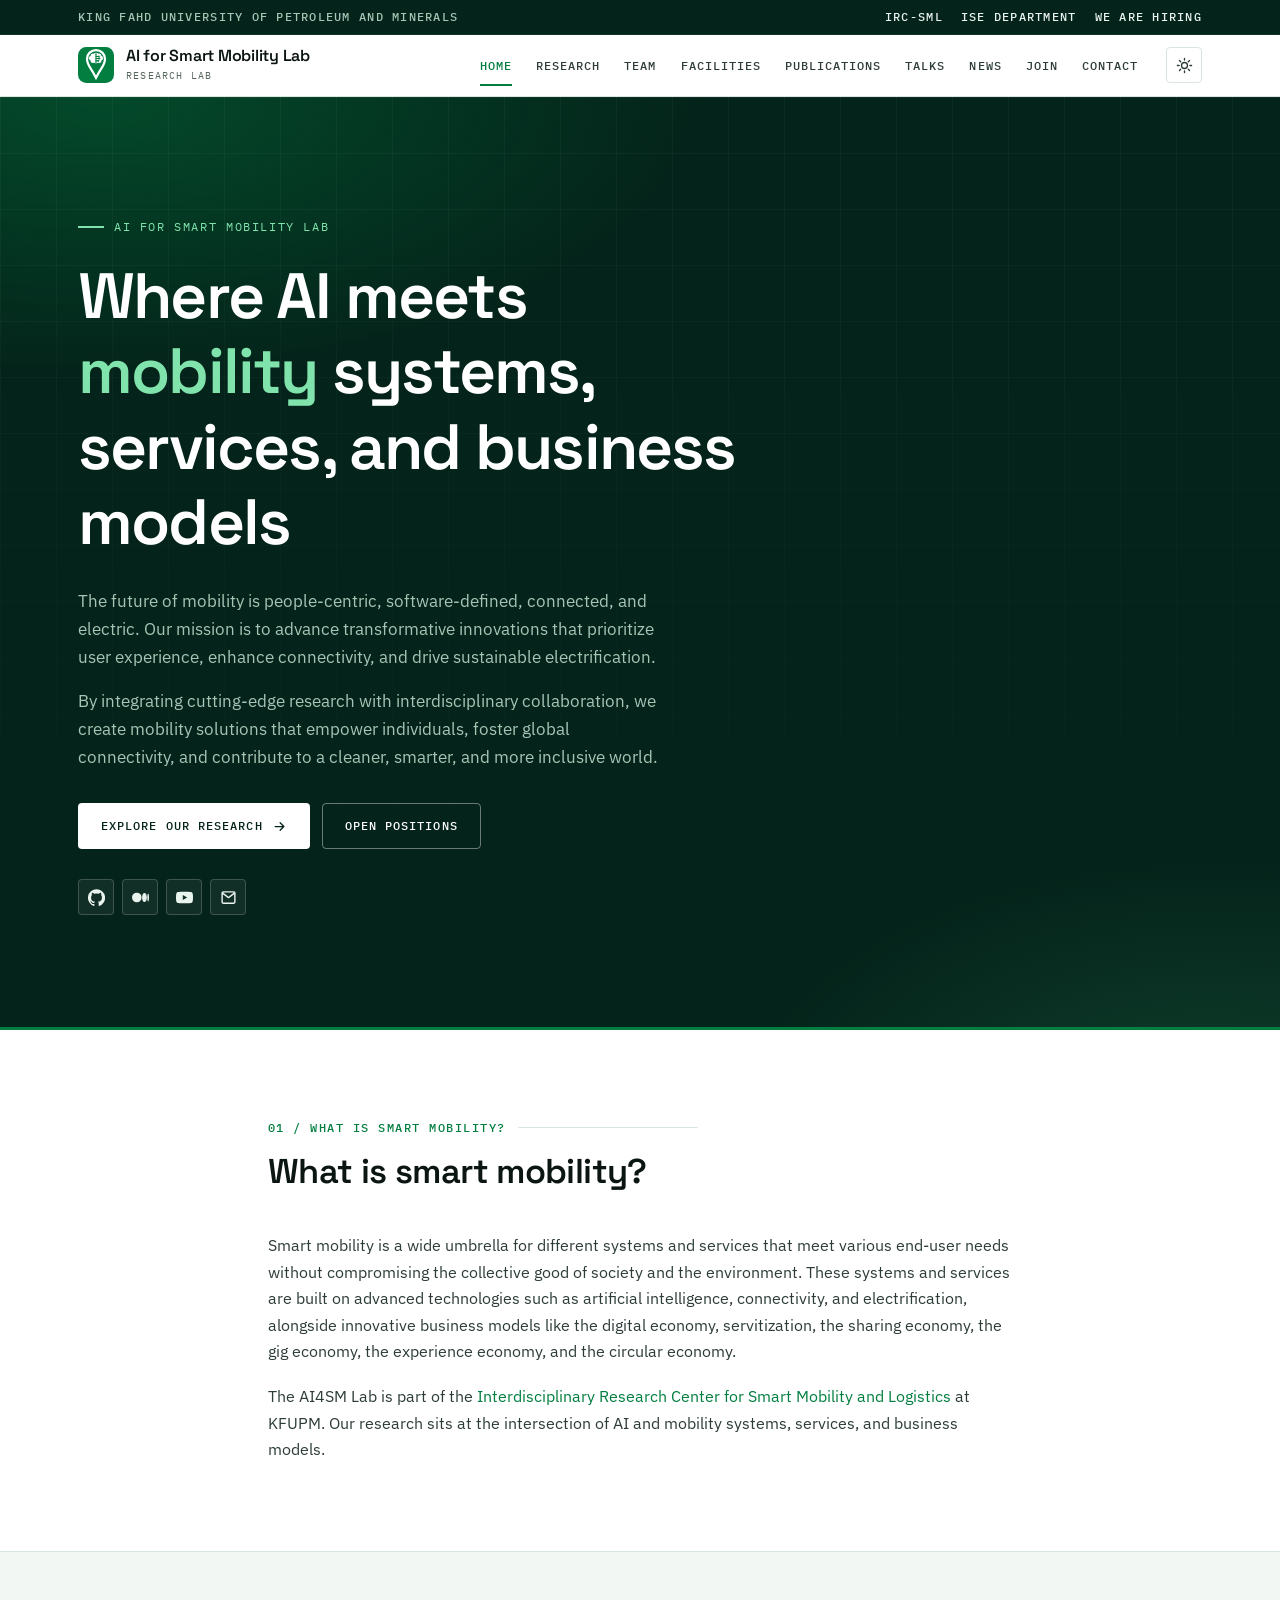
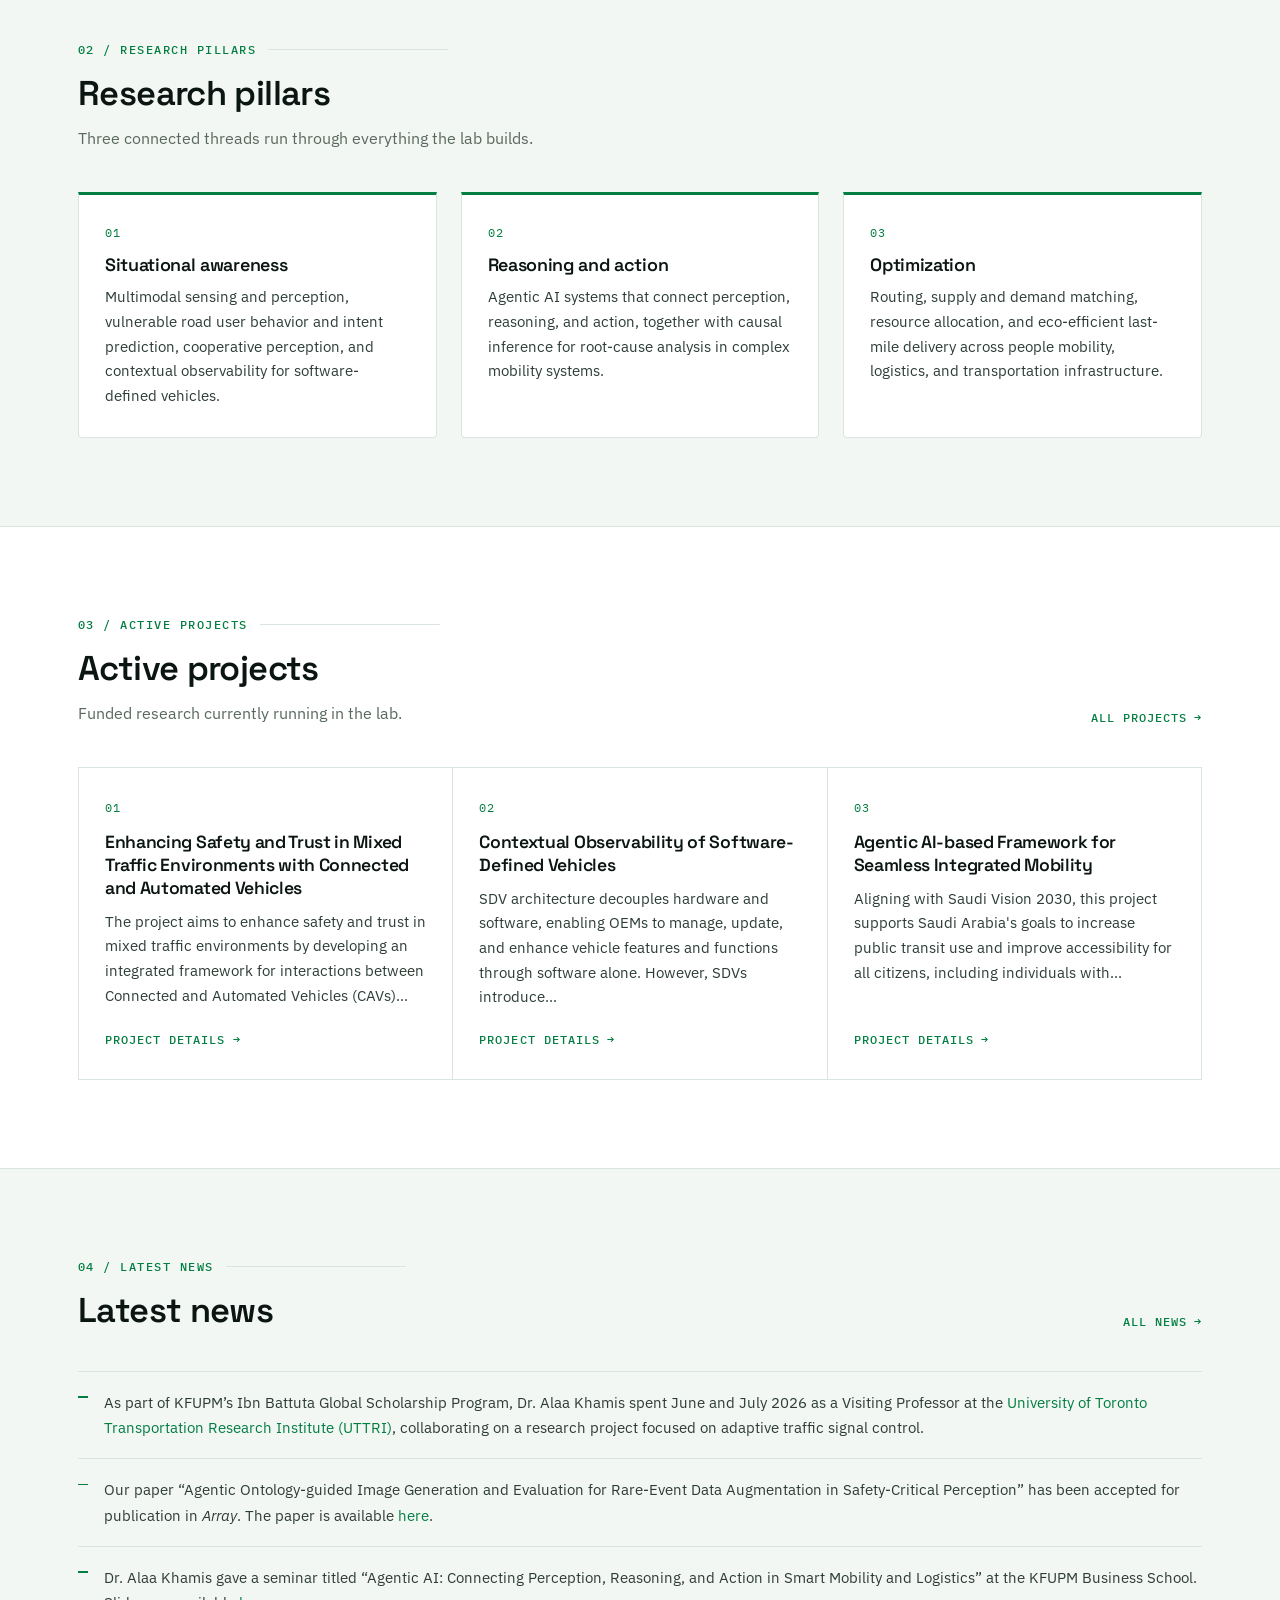
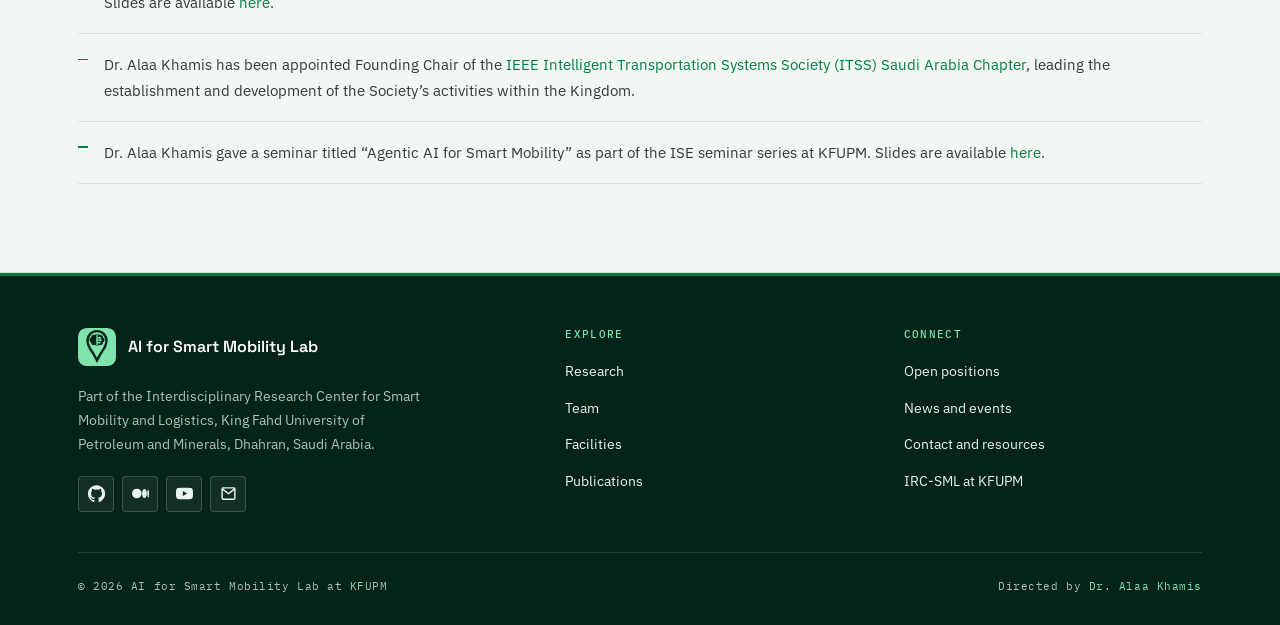
<file: index.html>
<!DOCTYPE html>
<html lang="en">
<head>
<meta charset="utf-8">
<meta name="viewport" content="width=device-width, initial-scale=1">
<title>AI for Smart Mobility Lab | KFUPM</title>
<meta name="description" content="The AI for Smart Mobility (AI4SM) Lab at KFUPM researches AI for mobility systems, services, and business models: software-defined vehicles, agentic AI, seamless integrated mobility, and last-mile delivery.">
<meta name="keywords" content="AI for Smart Mobility, AI4SM, KFUPM, smart mobility, software-defined vehicles, agentic AI, seamless integrated mobility, last-mile delivery, intelligent transportation">
<link rel="canonical" href="https://ai4sm.org/">
<meta property="og:type" content="website">
<meta property="og:site_name" content="AI for Smart Mobility Lab at KFUPM">
<meta property="og:title" content="AI for Smart Mobility Lab | KFUPM">
<meta property="og:description" content="The AI for Smart Mobility (AI4SM) Lab at KFUPM researches AI for mobility systems, services, and business models: software-defined vehicles, agentic AI, seamless integrated mobility, and last-mile delivery.">
<meta property="og:url" content="https://ai4sm.org/">
<meta property="og:image" content="https://ai4sm.org/images/AV2.png">
<meta name="twitter:card" content="summary_large_image">
<meta name="theme-color" content="#027e40">
<link rel="icon" href="assets/img/mark.svg" type="image/svg+xml">
<link rel="preconnect" href="https://fonts.googleapis.com">
<link rel="preconnect" href="https://fonts.gstatic.com" crossorigin>
<link rel="stylesheet" href="https://fonts.googleapis.com/css2?family=IBM+Plex+Mono:wght@400;500&family=IBM+Plex+Sans:wght@400;500;600;700&family=Space+Grotesk:wght@500;600;700&display=swap">
<link rel="stylesheet" href="assets/css/style.css">
<script>
  // Set the theme before first paint so there is no flash of the wrong colors.
  (function () {
    try {
      var t = localStorage.getItem("theme");
      if (t === "light" || t === "dark") document.documentElement.setAttribute("data-theme", t);
    } catch (e) {}
  })();
</script>
</head>
<body>
<a class="skip-link" href="#main">Skip to content</a>

<div class="topbar">
  <div class="wrap mono">
    <span>King Fahd University of Petroleum and Minerals</span>
    <span class="topbar__right">
      <a href="https://ri.kfupm.edu.sa/irc-sml" target="_blank" rel="noopener noreferrer">IRC-SML</a>
      <a href="https://ise.kfupm.edu.sa/" target="_blank" rel="noopener noreferrer">ISE Department</a>
      <a href="join.html">We are hiring</a>
    </span>
  </div>
</div>

<header class="site-header">
  <div class="wrap">
    <a class="brand" href="index.html">
      <span class="brand__mark"><svg viewBox="0 0 48 48" aria-hidden="true"><rect width="48" height="48" rx="11" fill="currentColor"/><g class="glyph"><path d="M24 4c6.63 0 12 5.37 12 12 0 4.2-2.6 9.3-5.4 13.4C27.9 33.3 24 41 24 41s-3.9-7.7-6.6-11.6C14.6 25.3 12 20.2 12 16c0-6.63 5.37-12 12-12Z" fill="none" stroke="var(--accent-contrast)" stroke-width="3"/><g fill="var(--accent-contrast)"><circle cx="20" cy="11.8" r="3.2"/><circle cx="24" cy="10.8" r="3.3"/><circle cx="28" cy="11.8" r="3.2"/><circle cx="17.8" cy="15" r="3.2"/><circle cx="30.2" cy="15" r="3.2"/><circle cx="24" cy="14.8" r="3.6"/><circle cx="19.8" cy="18.2" r="3.2"/><circle cx="28.2" cy="18.2" r="3.2"/><circle cx="24" cy="18.8" r="3.3"/></g></g><g class="cut"><path d="M24 8.2V21.8" stroke="currentColor" stroke-width="1.6"/><path d="M24 12.6h3.6M24 18.4h3M24 15.4h4.4" fill="none" stroke="currentColor" stroke-width="1.5" stroke-linecap="round"/><g fill="currentColor"><circle cx="27.6" cy="12.6" r="1.4"/><circle cx="28.4" cy="15.4" r="1.4"/><circle cx="27" cy="18.4" r="1.4"/></g></g></svg></span>
      <span class="brand__text">
        <span class="brand__name">AI for Smart Mobility Lab</span>
        <span class="brand__sub">Research Lab</span>
      </span>
    </a>
    <nav class="nav" id="primary-nav" aria-label="Primary">
<a href="index.html" aria-current="page">Home</a>
<a href="research.html">Research</a>
<a href="team.html">Team</a>
<a href="facilities.html">Facilities</a>
<a href="publications.html">Publications</a>
<a href="talks.html">Talks</a>
<a href="news.html">News</a>
<a href="join.html">Join</a>
<a href="contact.html">Contact</a>
</nav>
    <button class="icon-btn theme-toggle" type="button" aria-label="Switch theme" aria-pressed="false"><svg class="sun" viewBox="0 0 24 24" fill="none" stroke="currentColor" stroke-width="1.9" stroke-linecap="round" aria-hidden="true"><circle cx="12" cy="12" r="4.2"/><path d="M12 2v2.4M12 19.6V22M2 12h2.4M19.6 12H22M4.9 4.9l1.7 1.7M17.4 17.4l1.7 1.7M19.1 4.9l-1.7 1.7M6.6 17.4l-1.7 1.7"/></svg><svg class="moon" viewBox="0 0 24 24" fill="currentColor" aria-hidden="true"><path d="M21 13.2A8.6 8.6 0 0 1 10.8 3 8.6 8.6 0 1 0 21 13.2Z"/></svg></button>
    <button class="icon-btn nav-toggle" type="button" aria-label="Toggle navigation" aria-expanded="false" aria-controls="primary-nav">
      <svg viewBox="0 0 24 24" fill="none" stroke="currentColor" stroke-width="2" stroke-linecap="round" aria-hidden="true"><path d="M3 6h18M3 12h18M3 18h18"/></svg>
    </button>
  </div>
</header>

<main id="main">
<section class="hero">
  <div class="wrap">
    <div class="hero__grid">
      <div class="hero__body">
        <p class="hero__kicker">AI for Smart Mobility Lab</p>
        <h1>Where AI meets <em>mobility</em> systems, services, and business models</h1>
        <p class="hero__lead">
          The future of mobility is people-centric, software-defined, connected, and electric. Our
          mission is to advance transformative innovations that prioritize user experience, enhance
          connectivity, and drive sustainable electrification.
        </p>
        <p class="hero__lead">
          By integrating cutting-edge research with interdisciplinary collaboration, we create
          mobility solutions that empower individuals, foster global connectivity, and contribute to
          a cleaner, smarter, and more inclusive world.
        </p>
        <div class="actions">
          <a class="btn btn--primary" href="research.html">Explore our research
            <svg viewBox="0 0 24 24" fill="none" stroke="currentColor" stroke-width="2" stroke-linecap="round" stroke-linejoin="round" aria-hidden="true"><path d="M5 12h14M13 6l6 6-6 6"/></svg>
          </a>
          <a class="btn btn--ghost" href="join.html">Open positions</a>
        </div>
        <div style="margin-top:30px"><div class="social">
<a href="https://github.com/ai4smlab" target="_blank" rel="noopener noreferrer" aria-label="GitHub" title="GitHub"><svg viewBox="0 0 24 24" fill="currentColor" aria-hidden="true"><path d="M12 .5a12 12 0 0 0-3.79 23.4c.6.11.82-.26.82-.58v-2.2c-3.34.72-4.04-1.42-4.04-1.42-.55-1.4-1.34-1.77-1.34-1.77-1.09-.75.08-.73.08-.73 1.2.08 1.84 1.24 1.84 1.24 1.07 1.84 2.81 1.31 3.5 1 .1-.78.42-1.31.76-1.61-2.67-.3-5.47-1.34-5.47-5.96 0-1.32.47-2.39 1.24-3.23-.12-.3-.54-1.53.12-3.18 0 0 1.01-.32 3.3 1.23a11.4 11.4 0 0 1 6.01 0c2.29-1.55 3.3-1.23 3.3-1.23.66 1.65.24 2.88.12 3.18.77.84 1.24 1.91 1.24 3.23 0 4.63-2.81 5.65-5.49 5.95.43.37.82 1.1.82 2.22v3.29c0 .32.21.7.83.58A12 12 0 0 0 12 .5Z"/></svg></a>
<a href="https://medium.com/ai4sm" target="_blank" rel="noopener noreferrer" aria-label="Medium publication" title="Medium publication"><svg viewBox="0 0 24 24" fill="currentColor" aria-hidden="true"><path d="M13.54 12a6.8 6.8 0 0 1-6.77 6.82A6.8 6.8 0 0 1 0 12a6.8 6.8 0 0 1 6.77-6.82A6.8 6.8 0 0 1 13.54 12ZM20.96 12c0 3.54-1.51 6.42-3.38 6.42S14.2 15.54 14.2 12s1.51-6.42 3.38-6.42S20.96 8.46 20.96 12ZM24 12c0 3.17-.53 5.75-1.19 5.75-.66 0-1.19-2.58-1.19-5.75s.53-5.75 1.19-5.75C23.47 6.25 24 8.83 24 12Z"/></svg></a>
<a href="https://www.youtube.com/@AI4SM_lab" target="_blank" rel="noopener noreferrer" aria-label="YouTube channel" title="YouTube channel"><svg viewBox="0 0 24 24" fill="currentColor" aria-hidden="true"><path d="M23.5 6.5a3 3 0 0 0-2.1-2.1C19.5 3.9 12 3.9 12 3.9s-7.5 0-9.4.5A3 3 0 0 0 .5 6.5C0 8.4 0 12 0 12s0 3.6.5 5.5a3 3 0 0 0 2.1 2.1c1.9.5 9.4.5 9.4.5s7.5 0 9.4-.5a3 3 0 0 0 2.1-2.1c.5-1.9.5-5.5.5-5.5s0-3.6-.5-5.5ZM9.6 15.6V8.4l6.2 3.6-6.2 3.6Z"/></svg></a>
<a href="mailto:alaa.rashwan@kfupm.edu.sa" aria-label="Email" title="Email"><svg viewBox="0 0 24 24" fill="currentColor" aria-hidden="true"><path d="M2 5.5A2.5 2.5 0 0 1 4.5 3h15A2.5 2.5 0 0 1 22 5.5v13a2.5 2.5 0 0 1-2.5 2.5h-15A2.5 2.5 0 0 1 2 18.5v-13Zm2.3-.5 7.7 5.9L19.7 5H4.3ZM20 7.3l-7.4 5.66a1 1 0 0 1-1.2 0L4 7.3V18.5c0 .28.22.5.5.5h15a.5.5 0 0 0 .5-.5V7.3Z"/></svg></a>
</div></div>
      </div>
    </div>
  </div>
</section>

<section class="section">
  <div class="wrap wrap--narrow">
    <div class="section__head"><div><div class="section__label">01 / WHAT IS SMART MOBILITY?</div><h2>What is smart mobility?</h2></div><div></div></div>
<div class="prose" style="padding:0"><p>Smart mobility is a wide umbrella for different systems and services that meet various end-user needs without compromising the collective good of society and the environment. These systems and services are built on advanced technologies such as artificial intelligence, connectivity, and electrification, alongside innovative business models like the digital economy, servitization, the sharing economy, the gig economy, the experience economy, and the circular economy.</p><p>The AI4SM Lab is part of the <a href="https://ri.kfupm.edu.sa/irc-sml" target="_blank" rel="noopener noreferrer">Interdisciplinary Research Center for Smart Mobility and Logistics</a> at KFUPM. Our research sits at the intersection of AI and mobility systems, services, and business models.</p></div>
  </div>
</section>
<section class="section section--alt">
  <div class="wrap">
    <div class="section__head"><div><div class="section__label">02 / RESEARCH PILLARS</div><h2>Research pillars</h2><p>Three connected threads run through everything the lab builds.</p></div><div></div></div>
<div class="pillars"><article class="pillar"><div class="pillar__num">01</div><h3>Situational awareness</h3><p>Multimodal sensing and perception, vulnerable road user behavior and intent prediction, cooperative perception, and contextual observability for software-defined vehicles.</p></article><article class="pillar"><div class="pillar__num">02</div><h3>Reasoning and action</h3><p>Agentic AI systems that connect perception, reasoning, and action, together with causal inference for root-cause analysis in complex mobility systems.</p></article><article class="pillar"><div class="pillar__num">03</div><h3>Optimization</h3><p>Routing, supply and demand matching, resource allocation, and eco-efficient last-mile delivery across people mobility, logistics, and transportation infrastructure.</p></article></div>
  </div>
</section>
<section class="section">
  <div class="wrap">
    <div class="section__head"><div><div class="section__label">03 / ACTIVE PROJECTS</div><h2>Active projects</h2><p>Funded research currently running in the lab.</p></div><a class="link-more" href="research.html">All projects</a></div>
<div class="cards"><article class="card"><div class="card__num">01</div><h3>Enhancing Safety and Trust in Mixed Traffic Environments with Connected and Automated Vehicles</h3><p>The project aims to enhance safety and trust in mixed traffic environments by developing an integrated framework for interactions between Connected and Automated Vehicles (CAVs)...</p><a class="link-more" href="research.html">Project details</a></article><article class="card"><div class="card__num">02</div><h3>Contextual Observability of Software-Defined Vehicles</h3><p>SDV architecture decouples hardware and software, enabling OEMs to manage, update, and enhance vehicle features and functions through software alone. However, SDVs introduce...</p><a class="link-more" href="research.html">Project details</a></article><article class="card"><div class="card__num">03</div><h3>Agentic AI-based Framework for Seamless Integrated Mobility</h3><p>Aligning with Saudi Vision 2030, this project supports Saudi Arabia's goals to increase public transit use and improve accessibility for all citizens, including individuals with...</p><a class="link-more" href="research.html">Project details</a></article></div>
  </div>
</section>
<section class="section section--alt">
  <div class="wrap">
    <div class="section__head"><div><div class="section__label">04 / LATEST NEWS</div><h2>Latest news</h2></div><a class="link-more" href="news.html">All news</a></div>
<ul class="news-list"><li>As part of KFUPM&rsquo;s Ibn Battuta Global Scholarship Program, Dr. Alaa Khamis spent June and July 2026 as a Visiting Professor at the <a href="https://uttri.utoronto.ca/" target="_blank" rel="noopener noreferrer">University of Toronto Transportation Research Institute (UTTRI)</a>, collaborating on a research project focused on adaptive traffic signal control.</li><li>Our paper &ldquo;Agentic Ontology-guided Image Generation and Evaluation for Rare-Event Data Augmentation in Safety-Critical Perception&rdquo; has been accepted for publication in <em>Array</em>. The paper is available <a href="https://doi.org/10.1016/j.array.2026.100932" target="_blank" rel="noopener noreferrer">here</a>.</li><li>Dr. Alaa Khamis gave a seminar titled &ldquo;Agentic AI: Connecting Perception, Reasoning, and Action in Smart Mobility and Logistics&rdquo; at the KFUPM Business School. Slides are available <a href="talks/Agentic_AI.pdf" target="_blank" rel="noopener noreferrer">here</a>.</li><li>Dr. Alaa Khamis has been appointed Founding Chair of the <a href="https://ieee-itss.org/chapters-committees/saudi-chapter/" target="_blank" rel="noopener noreferrer">IEEE Intelligent Transportation Systems Society (ITSS) Saudi Arabia Chapter</a>, leading the establishment and development of the Society&rsquo;s activities within the Kingdom.</li><li>Dr. Alaa Khamis gave a seminar titled &ldquo;Agentic AI for Smart Mobility&rdquo; as part of the ISE seminar series at KFUPM. Slides are available <a href="talks/Agentic_AI_for_SM.pdf" target="_blank" rel="noopener noreferrer">here</a>.</li></ul>
  </div>
</section>

</main>

<footer class="site-footer">
  <div class="wrap">
    <div class="site-footer__grid">
      <div>
        <div class="site-footer__mark"><svg viewBox="0 0 48 48" aria-hidden="true"><rect width="48" height="48" rx="11" fill="currentColor"/><g class="glyph"><path d="M24 4c6.63 0 12 5.37 12 12 0 4.2-2.6 9.3-5.4 13.4C27.9 33.3 24 41 24 41s-3.9-7.7-6.6-11.6C14.6 25.3 12 20.2 12 16c0-6.63 5.37-12 12-12Z" fill="none" stroke="var(--accent-contrast)" stroke-width="3"/><g fill="var(--accent-contrast)"><circle cx="20" cy="11.8" r="3.2"/><circle cx="24" cy="10.8" r="3.3"/><circle cx="28" cy="11.8" r="3.2"/><circle cx="17.8" cy="15" r="3.2"/><circle cx="30.2" cy="15" r="3.2"/><circle cx="24" cy="14.8" r="3.6"/><circle cx="19.8" cy="18.2" r="3.2"/><circle cx="28.2" cy="18.2" r="3.2"/><circle cx="24" cy="18.8" r="3.3"/></g></g><g class="cut"><path d="M24 8.2V21.8" stroke="currentColor" stroke-width="1.6"/><path d="M24 12.6h3.6M24 18.4h3M24 15.4h4.4" fill="none" stroke="currentColor" stroke-width="1.5" stroke-linecap="round"/><g fill="currentColor"><circle cx="27.6" cy="12.6" r="1.4"/><circle cx="28.4" cy="15.4" r="1.4"/><circle cx="27" cy="18.4" r="1.4"/></g></g></svg><span>AI for Smart Mobility Lab</span></div>
        <p>Part of the Interdisciplinary Research Center for Smart Mobility and Logistics,
           King Fahd University of Petroleum and Minerals, Dhahran, Saudi Arabia.</p>
        <div class="social">
<a href="https://github.com/ai4smlab" target="_blank" rel="noopener noreferrer" aria-label="GitHub" title="GitHub"><svg viewBox="0 0 24 24" fill="currentColor" aria-hidden="true"><path d="M12 .5a12 12 0 0 0-3.79 23.4c.6.11.82-.26.82-.58v-2.2c-3.34.72-4.04-1.42-4.04-1.42-.55-1.4-1.34-1.77-1.34-1.77-1.09-.75.08-.73.08-.73 1.2.08 1.84 1.24 1.84 1.24 1.07 1.84 2.81 1.31 3.5 1 .1-.78.42-1.31.76-1.61-2.67-.3-5.47-1.34-5.47-5.96 0-1.32.47-2.39 1.24-3.23-.12-.3-.54-1.53.12-3.18 0 0 1.01-.32 3.3 1.23a11.4 11.4 0 0 1 6.01 0c2.29-1.55 3.3-1.23 3.3-1.23.66 1.65.24 2.88.12 3.18.77.84 1.24 1.91 1.24 3.23 0 4.63-2.81 5.65-5.49 5.95.43.37.82 1.1.82 2.22v3.29c0 .32.21.7.83.58A12 12 0 0 0 12 .5Z"/></svg></a>
<a href="https://medium.com/ai4sm" target="_blank" rel="noopener noreferrer" aria-label="Medium publication" title="Medium publication"><svg viewBox="0 0 24 24" fill="currentColor" aria-hidden="true"><path d="M13.54 12a6.8 6.8 0 0 1-6.77 6.82A6.8 6.8 0 0 1 0 12a6.8 6.8 0 0 1 6.77-6.82A6.8 6.8 0 0 1 13.54 12ZM20.96 12c0 3.54-1.51 6.42-3.38 6.42S14.2 15.54 14.2 12s1.51-6.42 3.38-6.42S20.96 8.46 20.96 12ZM24 12c0 3.17-.53 5.75-1.19 5.75-.66 0-1.19-2.58-1.19-5.75s.53-5.75 1.19-5.75C23.47 6.25 24 8.83 24 12Z"/></svg></a>
<a href="https://www.youtube.com/@AI4SM_lab" target="_blank" rel="noopener noreferrer" aria-label="YouTube channel" title="YouTube channel"><svg viewBox="0 0 24 24" fill="currentColor" aria-hidden="true"><path d="M23.5 6.5a3 3 0 0 0-2.1-2.1C19.5 3.9 12 3.9 12 3.9s-7.5 0-9.4.5A3 3 0 0 0 .5 6.5C0 8.4 0 12 0 12s0 3.6.5 5.5a3 3 0 0 0 2.1 2.1c1.9.5 9.4.5 9.4.5s7.5 0 9.4-.5a3 3 0 0 0 2.1-2.1c.5-1.9.5-5.5.5-5.5s0-3.6-.5-5.5ZM9.6 15.6V8.4l6.2 3.6-6.2 3.6Z"/></svg></a>
<a href="mailto:alaa.rashwan@kfupm.edu.sa" aria-label="Email" title="Email"><svg viewBox="0 0 24 24" fill="currentColor" aria-hidden="true"><path d="M2 5.5A2.5 2.5 0 0 1 4.5 3h15A2.5 2.5 0 0 1 22 5.5v13a2.5 2.5 0 0 1-2.5 2.5h-15A2.5 2.5 0 0 1 2 18.5v-13Zm2.3-.5 7.7 5.9L19.7 5H4.3ZM20 7.3l-7.4 5.66a1 1 0 0 1-1.2 0L4 7.3V18.5c0 .28.22.5.5.5h15a.5.5 0 0 0 .5-.5V7.3Z"/></svg></a>
</div>
      </div>
      <div>
        <h4>Explore</h4>
        <ul class="footer-links">
          <li><a href="research.html">Research</a></li>
          <li><a href="team.html">Team</a></li>
          <li><a href="facilities.html">Facilities</a></li>
          <li><a href="publications.html">Publications</a></li>
        </ul>
      </div>
      <div>
        <h4>Connect</h4>
        <ul class="footer-links">
          <li><a href="join.html">Open positions</a></li>
          <li><a href="news.html">News and events</a></li>
          <li><a href="contact.html">Contact and resources</a></li>
          <li><a href="https://ri.kfupm.edu.sa/irc-sml" target="_blank" rel="noopener noreferrer">IRC-SML at KFUPM</a></li>
        </ul>
      </div>
    </div>
    <div class="site-footer__bottom">
      <span>&copy; <span id="year">2026</span> AI for Smart Mobility Lab at KFUPM</span>
      <span>Directed by <a href="https://alaakhamis.org/" target="_blank" rel="noopener noreferrer">Dr. Alaa Khamis</a></span>
    </div>
  </div>
</footer>

<button class="to-top" type="button" aria-label="Back to top">
  <svg viewBox="0 0 24 24" fill="none" stroke="currentColor" stroke-width="2" stroke-linecap="round" stroke-linejoin="round" aria-hidden="true"><path d="M12 19V5M5 12l7-7 7 7"/></svg>
</button>

<script>document.getElementById("year").textContent = new Date().getFullYear();</script>
<script src="assets/js/main.js"></script>
</body>
</html>
</file>
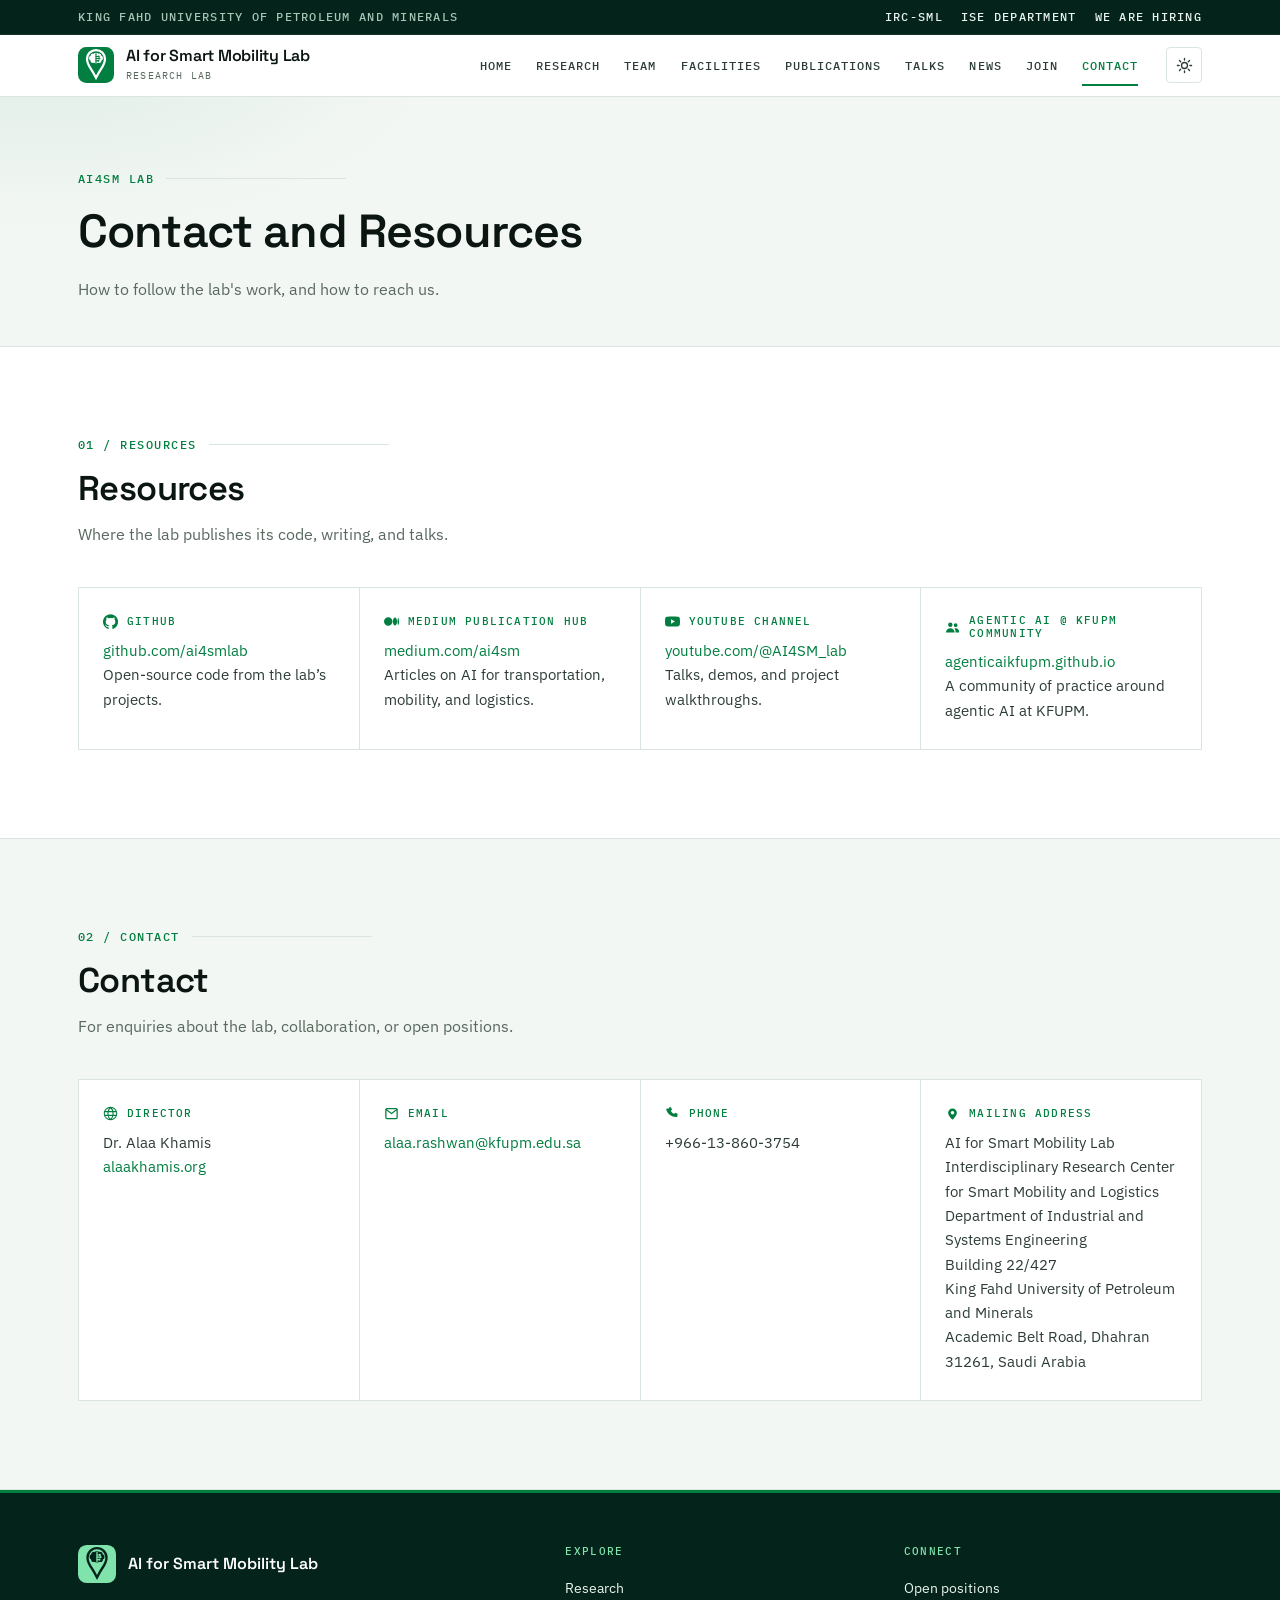
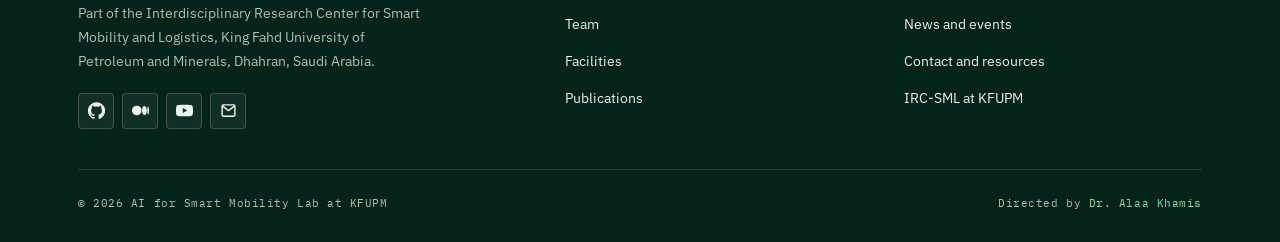
<file: contact.html>
<!DOCTYPE html>
<html lang="en">
<head>
<meta charset="utf-8">
<meta name="viewport" content="width=device-width, initial-scale=1">
<title>Contact | AI for Smart Mobility Lab</title>
<meta name="description" content="Contact details and online resources for the AI for Smart Mobility Lab at KFUPM.">
<meta name="keywords" content="AI for Smart Mobility, AI4SM, KFUPM, smart mobility, software-defined vehicles, agentic AI, seamless integrated mobility, last-mile delivery, intelligent transportation">
<link rel="canonical" href="https://ai4sm.org/contact.html">
<meta property="og:type" content="website">
<meta property="og:site_name" content="AI for Smart Mobility Lab at KFUPM">
<meta property="og:title" content="Contact | AI for Smart Mobility Lab">
<meta property="og:description" content="Contact details and online resources for the AI for Smart Mobility Lab at KFUPM.">
<meta property="og:url" content="https://ai4sm.org/contact.html">
<meta property="og:image" content="https://ai4sm.org/images/AV2.png">
<meta name="twitter:card" content="summary_large_image">
<meta name="theme-color" content="#027e40">
<link rel="icon" href="assets/img/mark.svg" type="image/svg+xml">
<link rel="preconnect" href="https://fonts.googleapis.com">
<link rel="preconnect" href="https://fonts.gstatic.com" crossorigin>
<link rel="stylesheet" href="https://fonts.googleapis.com/css2?family=IBM+Plex+Mono:wght@400;500&family=IBM+Plex+Sans:wght@400;500;600;700&family=Space+Grotesk:wght@500;600;700&display=swap">
<link rel="stylesheet" href="assets/css/style.css">
<script>
  // Set the theme before first paint so there is no flash of the wrong colors.
  (function () {
    try {
      var t = localStorage.getItem("theme");
      if (t === "light" || t === "dark") document.documentElement.setAttribute("data-theme", t);
    } catch (e) {}
  })();
</script>
</head>
<body>
<a class="skip-link" href="#main">Skip to content</a>

<div class="topbar">
  <div class="wrap mono">
    <span>King Fahd University of Petroleum and Minerals</span>
    <span class="topbar__right">
      <a href="https://ri.kfupm.edu.sa/irc-sml" target="_blank" rel="noopener noreferrer">IRC-SML</a>
      <a href="https://ise.kfupm.edu.sa/" target="_blank" rel="noopener noreferrer">ISE Department</a>
      <a href="join.html">We are hiring</a>
    </span>
  </div>
</div>

<header class="site-header">
  <div class="wrap">
    <a class="brand" href="index.html">
      <span class="brand__mark"><svg viewBox="0 0 48 48" aria-hidden="true"><rect width="48" height="48" rx="11" fill="currentColor"/><g class="glyph"><path d="M24 4c6.63 0 12 5.37 12 12 0 4.2-2.6 9.3-5.4 13.4C27.9 33.3 24 41 24 41s-3.9-7.7-6.6-11.6C14.6 25.3 12 20.2 12 16c0-6.63 5.37-12 12-12Z" fill="none" stroke="var(--accent-contrast)" stroke-width="3"/><g fill="var(--accent-contrast)"><circle cx="20" cy="11.8" r="3.2"/><circle cx="24" cy="10.8" r="3.3"/><circle cx="28" cy="11.8" r="3.2"/><circle cx="17.8" cy="15" r="3.2"/><circle cx="30.2" cy="15" r="3.2"/><circle cx="24" cy="14.8" r="3.6"/><circle cx="19.8" cy="18.2" r="3.2"/><circle cx="28.2" cy="18.2" r="3.2"/><circle cx="24" cy="18.8" r="3.3"/></g></g><g class="cut"><path d="M24 8.2V21.8" stroke="currentColor" stroke-width="1.6"/><path d="M24 12.6h3.6M24 18.4h3M24 15.4h4.4" fill="none" stroke="currentColor" stroke-width="1.5" stroke-linecap="round"/><g fill="currentColor"><circle cx="27.6" cy="12.6" r="1.4"/><circle cx="28.4" cy="15.4" r="1.4"/><circle cx="27" cy="18.4" r="1.4"/></g></g></svg></span>
      <span class="brand__text">
        <span class="brand__name">AI for Smart Mobility Lab</span>
        <span class="brand__sub">Research Lab</span>
      </span>
    </a>
    <nav class="nav" id="primary-nav" aria-label="Primary">
<a href="index.html">Home</a>
<a href="research.html">Research</a>
<a href="team.html">Team</a>
<a href="facilities.html">Facilities</a>
<a href="publications.html">Publications</a>
<a href="talks.html">Talks</a>
<a href="news.html">News</a>
<a href="join.html">Join</a>
<a href="contact.html" aria-current="page">Contact</a>
</nav>
    <button class="icon-btn theme-toggle" type="button" aria-label="Switch theme" aria-pressed="false"><svg class="sun" viewBox="0 0 24 24" fill="none" stroke="currentColor" stroke-width="1.9" stroke-linecap="round" aria-hidden="true"><circle cx="12" cy="12" r="4.2"/><path d="M12 2v2.4M12 19.6V22M2 12h2.4M19.6 12H22M4.9 4.9l1.7 1.7M17.4 17.4l1.7 1.7M19.1 4.9l-1.7 1.7M6.6 17.4l-1.7 1.7"/></svg><svg class="moon" viewBox="0 0 24 24" fill="currentColor" aria-hidden="true"><path d="M21 13.2A8.6 8.6 0 0 1 10.8 3 8.6 8.6 0 1 0 21 13.2Z"/></svg></button>
    <button class="icon-btn nav-toggle" type="button" aria-label="Toggle navigation" aria-expanded="false" aria-controls="primary-nav">
      <svg viewBox="0 0 24 24" fill="none" stroke="currentColor" stroke-width="2" stroke-linecap="round" aria-hidden="true"><path d="M3 6h18M3 12h18M3 18h18"/></svg>
    </button>
  </div>
</header>

<main id="main">
<section class="page-header">
  <div class="wrap">
    <div class="section__label">AI4SM Lab</div>
    <h1>Contact and Resources</h1>
    <p class="page-header__sub">How to follow the lab's work, and how to reach us.</p>
  </div>
</section>
<section class="section">
  <div class="wrap">
    <div class="section__head"><div><div class="section__label">01 / RESOURCES</div><h2>Resources</h2><p>Where the lab publishes its code, writing, and talks.</p></div><div></div></div>
<div class="contact"><div class="contact__item"><h3><svg viewBox="0 0 24 24" fill="currentColor" aria-hidden="true"><path d="M12 .5a12 12 0 0 0-3.79 23.4c.6.11.82-.26.82-.58v-2.2c-3.34.72-4.04-1.42-4.04-1.42-.55-1.4-1.34-1.77-1.34-1.77-1.09-.75.08-.73.08-.73 1.2.08 1.84 1.24 1.84 1.24 1.07 1.84 2.81 1.31 3.5 1 .1-.78.42-1.31.76-1.61-2.67-.3-5.47-1.34-5.47-5.96 0-1.32.47-2.39 1.24-3.23-.12-.3-.54-1.53.12-3.18 0 0 1.01-.32 3.3 1.23a11.4 11.4 0 0 1 6.01 0c2.29-1.55 3.3-1.23 3.3-1.23.66 1.65.24 2.88.12 3.18.77.84 1.24 1.91 1.24 3.23 0 4.63-2.81 5.65-5.49 5.95.43.37.82 1.1.82 2.22v3.29c0 .32.21.7.83.58A12 12 0 0 0 12 .5Z"/></svg>GitHub</h3><p><a href="https://github.com/ai4smlab" target="_blank" rel="noopener noreferrer">github.com/ai4smlab</a><br>Open-source code from the lab&rsquo;s projects.</p></div><div class="contact__item"><h3><svg viewBox="0 0 24 24" fill="currentColor" aria-hidden="true"><path d="M13.54 12a6.8 6.8 0 0 1-6.77 6.82A6.8 6.8 0 0 1 0 12a6.8 6.8 0 0 1 6.77-6.82A6.8 6.8 0 0 1 13.54 12ZM20.96 12c0 3.54-1.51 6.42-3.38 6.42S14.2 15.54 14.2 12s1.51-6.42 3.38-6.42S20.96 8.46 20.96 12ZM24 12c0 3.17-.53 5.75-1.19 5.75-.66 0-1.19-2.58-1.19-5.75s.53-5.75 1.19-5.75C23.47 6.25 24 8.83 24 12Z"/></svg>Medium publication hub</h3><p><a href="https://medium.com/ai4sm" target="_blank" rel="noopener noreferrer">medium.com/ai4sm</a><br>Articles on AI for transportation, mobility, and logistics.</p></div><div class="contact__item"><h3><svg viewBox="0 0 24 24" fill="currentColor" aria-hidden="true"><path d="M23.5 6.5a3 3 0 0 0-2.1-2.1C19.5 3.9 12 3.9 12 3.9s-7.5 0-9.4.5A3 3 0 0 0 .5 6.5C0 8.4 0 12 0 12s0 3.6.5 5.5a3 3 0 0 0 2.1 2.1c1.9.5 9.4.5 9.4.5s7.5 0 9.4-.5a3 3 0 0 0 2.1-2.1c.5-1.9.5-5.5.5-5.5s0-3.6-.5-5.5ZM9.6 15.6V8.4l6.2 3.6-6.2 3.6Z"/></svg>YouTube channel</h3><p><a href="https://www.youtube.com/@AI4SM_lab" target="_blank" rel="noopener noreferrer">youtube.com/@AI4SM_lab</a><br>Talks, demos, and project walkthroughs.</p></div><div class="contact__item"><h3><svg viewBox="0 0 24 24" fill="currentColor" aria-hidden="true"><path d="M8.5 11a3.5 3.5 0 1 0 0-7 3.5 3.5 0 0 0 0 7ZM1.5 20a7 7 0 0 1 14 0zM17 11.2a3 3 0 1 0 0-6 3 3 0 0 0 0 6ZM17.2 13c2.9 0 5.3 2.3 5.3 5.2V20h-5.6v-1.4c0-2-.7-3.9-1.9-5.3.7-.2 1.4-.3 2.2-.3Z"/></svg>Agentic AI @ KFUPM community</h3><p><a href="https://agenticaikfupm.github.io/" target="_blank" rel="noopener noreferrer">agenticaikfupm.github.io</a><br>A community of practice around agentic AI at KFUPM.</p></div></div>
  </div>
</section>
<section class="section section--alt">
  <div class="wrap">
    <div class="section__head"><div><div class="section__label">02 / CONTACT</div><h2>Contact</h2><p>For enquiries about the lab, collaboration, or open positions.</p></div><div></div></div>
<div class="contact"><div class="contact__item"><h3><svg viewBox="0 0 24 24" fill="none" aria-hidden="true"><path d="M12 2a10 10 0 1 0 0 20 10 10 0 0 0 0-20Zm0 0c2.8 2.6 4.2 6 4.2 10S14.8 19.4 12 22c-2.8-2.6-4.2-6-4.2-10S9.2 4.6 12 2ZM2.5 9h19M2.5 15h19" fill="none" stroke="currentColor" stroke-width="1.7"/></svg>Director</h3><p>Dr. Alaa Khamis<br><a href="https://alaakhamis.org/" target="_blank" rel="noopener noreferrer">alaakhamis.org</a></p></div><div class="contact__item"><h3><svg viewBox="0 0 24 24" fill="currentColor" aria-hidden="true"><path d="M2 5.5A2.5 2.5 0 0 1 4.5 3h15A2.5 2.5 0 0 1 22 5.5v13a2.5 2.5 0 0 1-2.5 2.5h-15A2.5 2.5 0 0 1 2 18.5v-13Zm2.3-.5 7.7 5.9L19.7 5H4.3ZM20 7.3l-7.4 5.66a1 1 0 0 1-1.2 0L4 7.3V18.5c0 .28.22.5.5.5h15a.5.5 0 0 0 .5-.5V7.3Z"/></svg>Email</h3><p><a href="mailto:alaa.rashwan@kfupm.edu.sa">alaa.rashwan@kfupm.edu.sa</a></p></div><div class="contact__item"><h3><svg viewBox="0 0 24 24" fill="currentColor" aria-hidden="true"><path d="M6.6 2h3l1.6 4-2 1.4a13 13 0 0 0 5.4 5.4l1.4-2 4 1.6v3a2 2 0 0 1-2.2 2A17.6 17.6 0 0 1 2 6.2 2 2 0 0 1 4 4h2.6Z"/></svg>Phone</h3><p>+966-13-860-3754</p></div><div class="contact__item"><h3><svg viewBox="0 0 24 24" fill="currentColor" aria-hidden="true"><path d="M12 22s7-6.1 7-11.2A7 7 0 0 0 5 10.8C5 15.9 12 22 12 22Zm0-8.6a2.8 2.8 0 1 1 0-5.6 2.8 2.8 0 0 1 0 5.6Z"/></svg>Mailing address</h3><p>AI for Smart Mobility Lab<br>Interdisciplinary Research Center for Smart Mobility and Logistics<br>Department of Industrial and Systems Engineering<br>Building 22/427<br>King Fahd University of Petroleum and Minerals<br>Academic Belt Road, Dhahran 31261, Saudi Arabia</p></div></div>
  </div>
</section>

</main>

<footer class="site-footer">
  <div class="wrap">
    <div class="site-footer__grid">
      <div>
        <div class="site-footer__mark"><svg viewBox="0 0 48 48" aria-hidden="true"><rect width="48" height="48" rx="11" fill="currentColor"/><g class="glyph"><path d="M24 4c6.63 0 12 5.37 12 12 0 4.2-2.6 9.3-5.4 13.4C27.9 33.3 24 41 24 41s-3.9-7.7-6.6-11.6C14.6 25.3 12 20.2 12 16c0-6.63 5.37-12 12-12Z" fill="none" stroke="var(--accent-contrast)" stroke-width="3"/><g fill="var(--accent-contrast)"><circle cx="20" cy="11.8" r="3.2"/><circle cx="24" cy="10.8" r="3.3"/><circle cx="28" cy="11.8" r="3.2"/><circle cx="17.8" cy="15" r="3.2"/><circle cx="30.2" cy="15" r="3.2"/><circle cx="24" cy="14.8" r="3.6"/><circle cx="19.8" cy="18.2" r="3.2"/><circle cx="28.2" cy="18.2" r="3.2"/><circle cx="24" cy="18.8" r="3.3"/></g></g><g class="cut"><path d="M24 8.2V21.8" stroke="currentColor" stroke-width="1.6"/><path d="M24 12.6h3.6M24 18.4h3M24 15.4h4.4" fill="none" stroke="currentColor" stroke-width="1.5" stroke-linecap="round"/><g fill="currentColor"><circle cx="27.6" cy="12.6" r="1.4"/><circle cx="28.4" cy="15.4" r="1.4"/><circle cx="27" cy="18.4" r="1.4"/></g></g></svg><span>AI for Smart Mobility Lab</span></div>
        <p>Part of the Interdisciplinary Research Center for Smart Mobility and Logistics,
           King Fahd University of Petroleum and Minerals, Dhahran, Saudi Arabia.</p>
        <div class="social">
<a href="https://github.com/ai4smlab" target="_blank" rel="noopener noreferrer" aria-label="GitHub" title="GitHub"><svg viewBox="0 0 24 24" fill="currentColor" aria-hidden="true"><path d="M12 .5a12 12 0 0 0-3.79 23.4c.6.11.82-.26.82-.58v-2.2c-3.34.72-4.04-1.42-4.04-1.42-.55-1.4-1.34-1.77-1.34-1.77-1.09-.75.08-.73.08-.73 1.2.08 1.84 1.24 1.84 1.24 1.07 1.84 2.81 1.31 3.5 1 .1-.78.42-1.31.76-1.61-2.67-.3-5.47-1.34-5.47-5.96 0-1.32.47-2.39 1.24-3.23-.12-.3-.54-1.53.12-3.18 0 0 1.01-.32 3.3 1.23a11.4 11.4 0 0 1 6.01 0c2.29-1.55 3.3-1.23 3.3-1.23.66 1.65.24 2.88.12 3.18.77.84 1.24 1.91 1.24 3.23 0 4.63-2.81 5.65-5.49 5.95.43.37.82 1.1.82 2.22v3.29c0 .32.21.7.83.58A12 12 0 0 0 12 .5Z"/></svg></a>
<a href="https://medium.com/ai4sm" target="_blank" rel="noopener noreferrer" aria-label="Medium publication" title="Medium publication"><svg viewBox="0 0 24 24" fill="currentColor" aria-hidden="true"><path d="M13.54 12a6.8 6.8 0 0 1-6.77 6.82A6.8 6.8 0 0 1 0 12a6.8 6.8 0 0 1 6.77-6.82A6.8 6.8 0 0 1 13.54 12ZM20.96 12c0 3.54-1.51 6.42-3.38 6.42S14.2 15.54 14.2 12s1.51-6.42 3.38-6.42S20.96 8.46 20.96 12ZM24 12c0 3.17-.53 5.75-1.19 5.75-.66 0-1.19-2.58-1.19-5.75s.53-5.75 1.19-5.75C23.47 6.25 24 8.83 24 12Z"/></svg></a>
<a href="https://www.youtube.com/@AI4SM_lab" target="_blank" rel="noopener noreferrer" aria-label="YouTube channel" title="YouTube channel"><svg viewBox="0 0 24 24" fill="currentColor" aria-hidden="true"><path d="M23.5 6.5a3 3 0 0 0-2.1-2.1C19.5 3.9 12 3.9 12 3.9s-7.5 0-9.4.5A3 3 0 0 0 .5 6.5C0 8.4 0 12 0 12s0 3.6.5 5.5a3 3 0 0 0 2.1 2.1c1.9.5 9.4.5 9.4.5s7.5 0 9.4-.5a3 3 0 0 0 2.1-2.1c.5-1.9.5-5.5.5-5.5s0-3.6-.5-5.5ZM9.6 15.6V8.4l6.2 3.6-6.2 3.6Z"/></svg></a>
<a href="mailto:alaa.rashwan@kfupm.edu.sa" aria-label="Email" title="Email"><svg viewBox="0 0 24 24" fill="currentColor" aria-hidden="true"><path d="M2 5.5A2.5 2.5 0 0 1 4.5 3h15A2.5 2.5 0 0 1 22 5.5v13a2.5 2.5 0 0 1-2.5 2.5h-15A2.5 2.5 0 0 1 2 18.5v-13Zm2.3-.5 7.7 5.9L19.7 5H4.3ZM20 7.3l-7.4 5.66a1 1 0 0 1-1.2 0L4 7.3V18.5c0 .28.22.5.5.5h15a.5.5 0 0 0 .5-.5V7.3Z"/></svg></a>
</div>
      </div>
      <div>
        <h4>Explore</h4>
        <ul class="footer-links">
          <li><a href="research.html">Research</a></li>
          <li><a href="team.html">Team</a></li>
          <li><a href="facilities.html">Facilities</a></li>
          <li><a href="publications.html">Publications</a></li>
        </ul>
      </div>
      <div>
        <h4>Connect</h4>
        <ul class="footer-links">
          <li><a href="join.html">Open positions</a></li>
          <li><a href="news.html">News and events</a></li>
          <li><a href="contact.html">Contact and resources</a></li>
          <li><a href="https://ri.kfupm.edu.sa/irc-sml" target="_blank" rel="noopener noreferrer">IRC-SML at KFUPM</a></li>
        </ul>
      </div>
    </div>
    <div class="site-footer__bottom">
      <span>&copy; <span id="year">2026</span> AI for Smart Mobility Lab at KFUPM</span>
      <span>Directed by <a href="https://alaakhamis.org/" target="_blank" rel="noopener noreferrer">Dr. Alaa Khamis</a></span>
    </div>
  </div>
</footer>

<button class="to-top" type="button" aria-label="Back to top">
  <svg viewBox="0 0 24 24" fill="none" stroke="currentColor" stroke-width="2" stroke-linecap="round" stroke-linejoin="round" aria-hidden="true"><path d="M12 19V5M5 12l7-7 7 7"/></svg>
</button>

<script>document.getElementById("year").textContent = new Date().getFullYear();</script>
<script src="assets/js/main.js"></script>
</body>
</html>
</file>
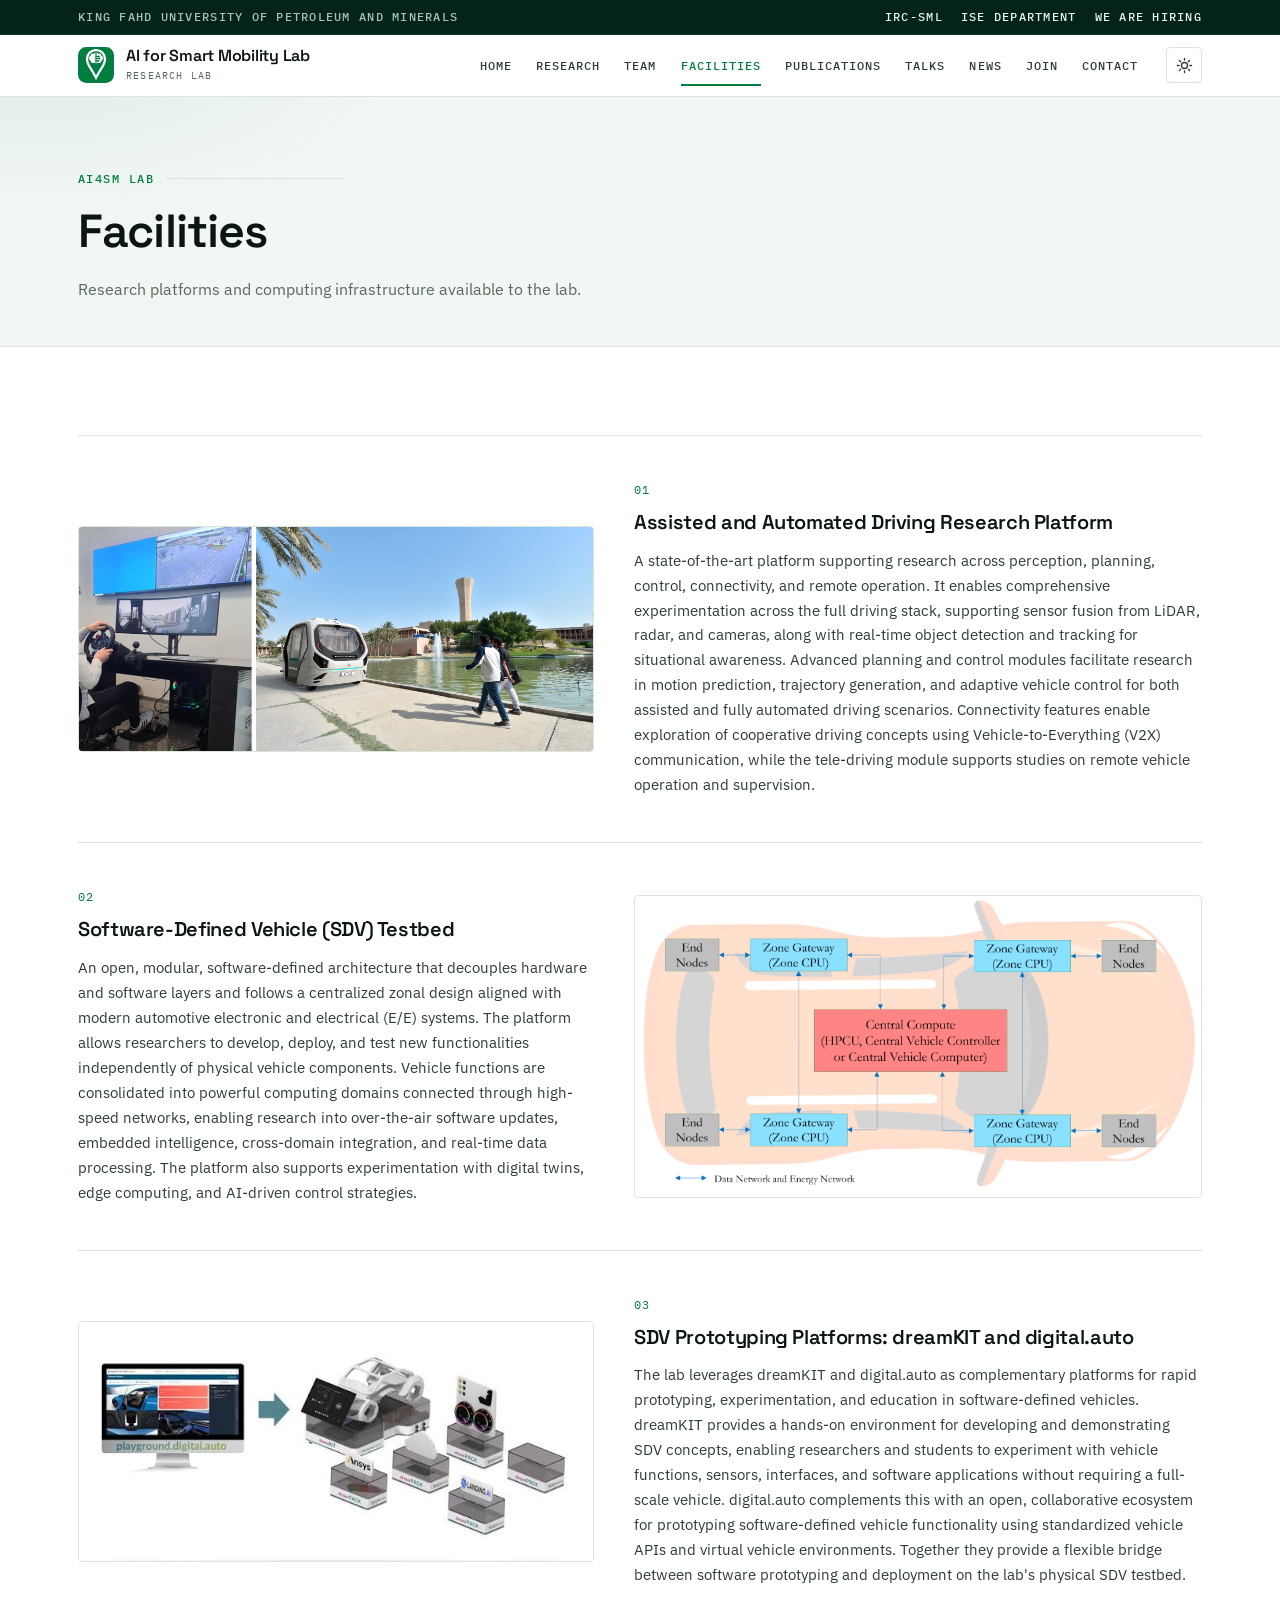
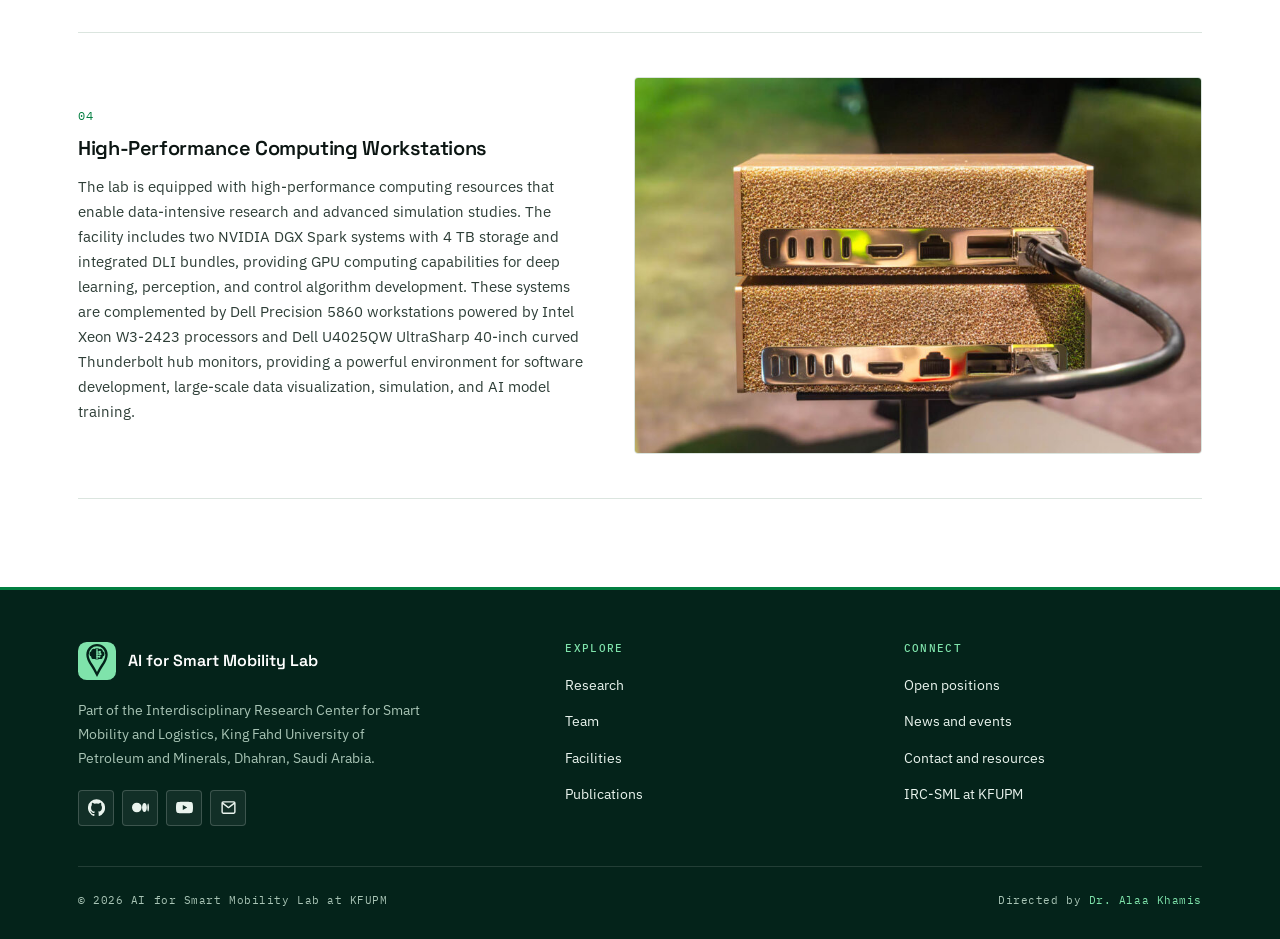
<file: facilities.html>
<!DOCTYPE html>
<html lang="en">
<head>
<meta charset="utf-8">
<meta name="viewport" content="width=device-width, initial-scale=1">
<title>Facilities | AI for Smart Mobility Lab</title>
<meta name="description" content="The AI4SM Lab's automated driving research platform, software-defined vehicle testbed, SDV prototyping platforms, and high-performance computing workstations.">
<meta name="keywords" content="AI for Smart Mobility, AI4SM, KFUPM, smart mobility, software-defined vehicles, agentic AI, seamless integrated mobility, last-mile delivery, intelligent transportation">
<link rel="canonical" href="https://ai4sm.org/facilities.html">
<meta property="og:type" content="website">
<meta property="og:site_name" content="AI for Smart Mobility Lab at KFUPM">
<meta property="og:title" content="Facilities | AI for Smart Mobility Lab">
<meta property="og:description" content="The AI4SM Lab's automated driving research platform, software-defined vehicle testbed, SDV prototyping platforms, and high-performance computing workstations.">
<meta property="og:url" content="https://ai4sm.org/facilities.html">
<meta property="og:image" content="https://ai4sm.org/images/AV2.png">
<meta name="twitter:card" content="summary_large_image">
<meta name="theme-color" content="#027e40">
<link rel="icon" href="assets/img/mark.svg" type="image/svg+xml">
<link rel="preconnect" href="https://fonts.googleapis.com">
<link rel="preconnect" href="https://fonts.gstatic.com" crossorigin>
<link rel="stylesheet" href="https://fonts.googleapis.com/css2?family=IBM+Plex+Mono:wght@400;500&family=IBM+Plex+Sans:wght@400;500;600;700&family=Space+Grotesk:wght@500;600;700&display=swap">
<link rel="stylesheet" href="assets/css/style.css">
<script>
  // Set the theme before first paint so there is no flash of the wrong colors.
  (function () {
    try {
      var t = localStorage.getItem("theme");
      if (t === "light" || t === "dark") document.documentElement.setAttribute("data-theme", t);
    } catch (e) {}
  })();
</script>
</head>
<body>
<a class="skip-link" href="#main">Skip to content</a>

<div class="topbar">
  <div class="wrap mono">
    <span>King Fahd University of Petroleum and Minerals</span>
    <span class="topbar__right">
      <a href="https://ri.kfupm.edu.sa/irc-sml" target="_blank" rel="noopener noreferrer">IRC-SML</a>
      <a href="https://ise.kfupm.edu.sa/" target="_blank" rel="noopener noreferrer">ISE Department</a>
      <a href="join.html">We are hiring</a>
    </span>
  </div>
</div>

<header class="site-header">
  <div class="wrap">
    <a class="brand" href="index.html">
      <span class="brand__mark"><svg viewBox="0 0 48 48" aria-hidden="true"><rect width="48" height="48" rx="11" fill="currentColor"/><g class="glyph"><path d="M24 4c6.63 0 12 5.37 12 12 0 4.2-2.6 9.3-5.4 13.4C27.9 33.3 24 41 24 41s-3.9-7.7-6.6-11.6C14.6 25.3 12 20.2 12 16c0-6.63 5.37-12 12-12Z" fill="none" stroke="var(--accent-contrast)" stroke-width="3"/><g fill="var(--accent-contrast)"><circle cx="20" cy="11.8" r="3.2"/><circle cx="24" cy="10.8" r="3.3"/><circle cx="28" cy="11.8" r="3.2"/><circle cx="17.8" cy="15" r="3.2"/><circle cx="30.2" cy="15" r="3.2"/><circle cx="24" cy="14.8" r="3.6"/><circle cx="19.8" cy="18.2" r="3.2"/><circle cx="28.2" cy="18.2" r="3.2"/><circle cx="24" cy="18.8" r="3.3"/></g></g><g class="cut"><path d="M24 8.2V21.8" stroke="currentColor" stroke-width="1.6"/><path d="M24 12.6h3.6M24 18.4h3M24 15.4h4.4" fill="none" stroke="currentColor" stroke-width="1.5" stroke-linecap="round"/><g fill="currentColor"><circle cx="27.6" cy="12.6" r="1.4"/><circle cx="28.4" cy="15.4" r="1.4"/><circle cx="27" cy="18.4" r="1.4"/></g></g></svg></span>
      <span class="brand__text">
        <span class="brand__name">AI for Smart Mobility Lab</span>
        <span class="brand__sub">Research Lab</span>
      </span>
    </a>
    <nav class="nav" id="primary-nav" aria-label="Primary">
<a href="index.html">Home</a>
<a href="research.html">Research</a>
<a href="team.html">Team</a>
<a href="facilities.html" aria-current="page">Facilities</a>
<a href="publications.html">Publications</a>
<a href="talks.html">Talks</a>
<a href="news.html">News</a>
<a href="join.html">Join</a>
<a href="contact.html">Contact</a>
</nav>
    <button class="icon-btn theme-toggle" type="button" aria-label="Switch theme" aria-pressed="false"><svg class="sun" viewBox="0 0 24 24" fill="none" stroke="currentColor" stroke-width="1.9" stroke-linecap="round" aria-hidden="true"><circle cx="12" cy="12" r="4.2"/><path d="M12 2v2.4M12 19.6V22M2 12h2.4M19.6 12H22M4.9 4.9l1.7 1.7M17.4 17.4l1.7 1.7M19.1 4.9l-1.7 1.7M6.6 17.4l-1.7 1.7"/></svg><svg class="moon" viewBox="0 0 24 24" fill="currentColor" aria-hidden="true"><path d="M21 13.2A8.6 8.6 0 0 1 10.8 3 8.6 8.6 0 1 0 21 13.2Z"/></svg></button>
    <button class="icon-btn nav-toggle" type="button" aria-label="Toggle navigation" aria-expanded="false" aria-controls="primary-nav">
      <svg viewBox="0 0 24 24" fill="none" stroke="currentColor" stroke-width="2" stroke-linecap="round" aria-hidden="true"><path d="M3 6h18M3 12h18M3 18h18"/></svg>
    </button>
  </div>
</header>

<main id="main">
<section class="page-header">
  <div class="wrap">
    <div class="section__label">AI4SM Lab</div>
    <h1>Facilities</h1>
    <p class="page-header__sub">Research platforms and computing infrastructure available to the lab.</p>
  </div>
</section>
<section class="section"><div class="wrap"><section class="facility"><div class="facility__media"><img src="images/AV2.png" alt="Assisted and Automated Driving Research Platform" loading="lazy"></div><div><div class="facility__num">01</div><h3>Assisted and Automated Driving Research Platform</h3><p>A state-of-the-art platform supporting research across perception, planning, control, connectivity, and remote operation. It enables comprehensive experimentation across the full driving stack, supporting sensor fusion from LiDAR, radar, and cameras, along with real-time object detection and tracking for situational awareness. Advanced planning and control modules facilitate research in motion prediction, trajectory generation, and adaptive vehicle control for both assisted and fully automated driving scenarios. Connectivity features enable exploration of cooperative driving concepts using Vehicle-to-Everything (V2X) communication, while the tele-driving module supports studies on remote vehicle operation and supervision.</p></div></section><section class="facility"><div class="facility__media"><img src="images/SDV_testbed.png" alt="Software-Defined Vehicle (SDV) Testbed" loading="lazy"></div><div><div class="facility__num">02</div><h3>Software-Defined Vehicle (SDV) Testbed</h3><p>An open, modular, software-defined architecture that decouples hardware and software layers and follows a centralized zonal design aligned with modern automotive electronic and electrical (E/E) systems. The platform allows researchers to develop, deploy, and test new functionalities independently of physical vehicle components. Vehicle functions are consolidated into powerful computing domains connected through high-speed networks, enabling research into over-the-air software updates, embedded intelligence, cross-domain integration, and real-time data processing. The platform also supports experimentation with digital twins, edge computing, and AI-driven control strategies.</p></div></section><section class="facility"><div class="facility__media"><img src="images/dreamKit.jpg" alt="SDV Prototyping Platforms: dreamKIT and digital.auto" loading="lazy"></div><div><div class="facility__num">03</div><h3>SDV Prototyping Platforms: dreamKIT and digital.auto</h3><p>The lab leverages dreamKIT and digital.auto as complementary platforms for rapid prototyping, experimentation, and education in software-defined vehicles. dreamKIT provides a hands-on environment for developing and demonstrating SDV concepts, enabling researchers and students to experiment with vehicle functions, sensors, interfaces, and software applications without requiring a full-scale vehicle. digital.auto complements this with an open, collaborative ecosystem for prototyping software-defined vehicle functionality using standardized vehicle APIs and virtual vehicle environments. Together they provide a flexible bridge between software prototyping and deployment on the lab's physical SDV testbed.</p></div></section><section class="facility"><div class="facility__media"><img src="images/Spark.jpg" alt="High-Performance Computing Workstations" loading="lazy"></div><div><div class="facility__num">04</div><h3>High-Performance Computing Workstations</h3><p>The lab is equipped with high-performance computing resources that enable data-intensive research and advanced simulation studies. The facility includes two NVIDIA DGX Spark systems with 4 TB storage and integrated DLI bundles, providing GPU computing capabilities for deep learning, perception, and control algorithm development. These systems are complemented by Dell Precision 5860 workstations powered by Intel Xeon W3-2423 processors and Dell U4025QW UltraSharp 40-inch curved Thunderbolt hub monitors, providing a powerful environment for software development, large-scale data visualization, simulation, and AI model training.</p></div></section></div></section>

</main>

<footer class="site-footer">
  <div class="wrap">
    <div class="site-footer__grid">
      <div>
        <div class="site-footer__mark"><svg viewBox="0 0 48 48" aria-hidden="true"><rect width="48" height="48" rx="11" fill="currentColor"/><g class="glyph"><path d="M24 4c6.63 0 12 5.37 12 12 0 4.2-2.6 9.3-5.4 13.4C27.9 33.3 24 41 24 41s-3.9-7.7-6.6-11.6C14.6 25.3 12 20.2 12 16c0-6.63 5.37-12 12-12Z" fill="none" stroke="var(--accent-contrast)" stroke-width="3"/><g fill="var(--accent-contrast)"><circle cx="20" cy="11.8" r="3.2"/><circle cx="24" cy="10.8" r="3.3"/><circle cx="28" cy="11.8" r="3.2"/><circle cx="17.8" cy="15" r="3.2"/><circle cx="30.2" cy="15" r="3.2"/><circle cx="24" cy="14.8" r="3.6"/><circle cx="19.8" cy="18.2" r="3.2"/><circle cx="28.2" cy="18.2" r="3.2"/><circle cx="24" cy="18.8" r="3.3"/></g></g><g class="cut"><path d="M24 8.2V21.8" stroke="currentColor" stroke-width="1.6"/><path d="M24 12.6h3.6M24 18.4h3M24 15.4h4.4" fill="none" stroke="currentColor" stroke-width="1.5" stroke-linecap="round"/><g fill="currentColor"><circle cx="27.6" cy="12.6" r="1.4"/><circle cx="28.4" cy="15.4" r="1.4"/><circle cx="27" cy="18.4" r="1.4"/></g></g></svg><span>AI for Smart Mobility Lab</span></div>
        <p>Part of the Interdisciplinary Research Center for Smart Mobility and Logistics,
           King Fahd University of Petroleum and Minerals, Dhahran, Saudi Arabia.</p>
        <div class="social">
<a href="https://github.com/ai4smlab" target="_blank" rel="noopener noreferrer" aria-label="GitHub" title="GitHub"><svg viewBox="0 0 24 24" fill="currentColor" aria-hidden="true"><path d="M12 .5a12 12 0 0 0-3.79 23.4c.6.11.82-.26.82-.58v-2.2c-3.34.72-4.04-1.42-4.04-1.42-.55-1.4-1.34-1.77-1.34-1.77-1.09-.75.08-.73.08-.73 1.2.08 1.84 1.24 1.84 1.24 1.07 1.84 2.81 1.31 3.5 1 .1-.78.42-1.31.76-1.61-2.67-.3-5.47-1.34-5.47-5.96 0-1.32.47-2.39 1.24-3.23-.12-.3-.54-1.53.12-3.18 0 0 1.01-.32 3.3 1.23a11.4 11.4 0 0 1 6.01 0c2.29-1.55 3.3-1.23 3.3-1.23.66 1.65.24 2.88.12 3.18.77.84 1.24 1.91 1.24 3.23 0 4.63-2.81 5.65-5.49 5.95.43.37.82 1.1.82 2.22v3.29c0 .32.21.7.83.58A12 12 0 0 0 12 .5Z"/></svg></a>
<a href="https://medium.com/ai4sm" target="_blank" rel="noopener noreferrer" aria-label="Medium publication" title="Medium publication"><svg viewBox="0 0 24 24" fill="currentColor" aria-hidden="true"><path d="M13.54 12a6.8 6.8 0 0 1-6.77 6.82A6.8 6.8 0 0 1 0 12a6.8 6.8 0 0 1 6.77-6.82A6.8 6.8 0 0 1 13.54 12ZM20.96 12c0 3.54-1.51 6.42-3.38 6.42S14.2 15.54 14.2 12s1.51-6.42 3.38-6.42S20.96 8.46 20.96 12ZM24 12c0 3.17-.53 5.75-1.19 5.75-.66 0-1.19-2.58-1.19-5.75s.53-5.75 1.19-5.75C23.47 6.25 24 8.83 24 12Z"/></svg></a>
<a href="https://www.youtube.com/@AI4SM_lab" target="_blank" rel="noopener noreferrer" aria-label="YouTube channel" title="YouTube channel"><svg viewBox="0 0 24 24" fill="currentColor" aria-hidden="true"><path d="M23.5 6.5a3 3 0 0 0-2.1-2.1C19.5 3.9 12 3.9 12 3.9s-7.5 0-9.4.5A3 3 0 0 0 .5 6.5C0 8.4 0 12 0 12s0 3.6.5 5.5a3 3 0 0 0 2.1 2.1c1.9.5 9.4.5 9.4.5s7.5 0 9.4-.5a3 3 0 0 0 2.1-2.1c.5-1.9.5-5.5.5-5.5s0-3.6-.5-5.5ZM9.6 15.6V8.4l6.2 3.6-6.2 3.6Z"/></svg></a>
<a href="mailto:alaa.rashwan@kfupm.edu.sa" aria-label="Email" title="Email"><svg viewBox="0 0 24 24" fill="currentColor" aria-hidden="true"><path d="M2 5.5A2.5 2.5 0 0 1 4.5 3h15A2.5 2.5 0 0 1 22 5.5v13a2.5 2.5 0 0 1-2.5 2.5h-15A2.5 2.5 0 0 1 2 18.5v-13Zm2.3-.5 7.7 5.9L19.7 5H4.3ZM20 7.3l-7.4 5.66a1 1 0 0 1-1.2 0L4 7.3V18.5c0 .28.22.5.5.5h15a.5.5 0 0 0 .5-.5V7.3Z"/></svg></a>
</div>
      </div>
      <div>
        <h4>Explore</h4>
        <ul class="footer-links">
          <li><a href="research.html">Research</a></li>
          <li><a href="team.html">Team</a></li>
          <li><a href="facilities.html">Facilities</a></li>
          <li><a href="publications.html">Publications</a></li>
        </ul>
      </div>
      <div>
        <h4>Connect</h4>
        <ul class="footer-links">
          <li><a href="join.html">Open positions</a></li>
          <li><a href="news.html">News and events</a></li>
          <li><a href="contact.html">Contact and resources</a></li>
          <li><a href="https://ri.kfupm.edu.sa/irc-sml" target="_blank" rel="noopener noreferrer">IRC-SML at KFUPM</a></li>
        </ul>
      </div>
    </div>
    <div class="site-footer__bottom">
      <span>&copy; <span id="year">2026</span> AI for Smart Mobility Lab at KFUPM</span>
      <span>Directed by <a href="https://alaakhamis.org/" target="_blank" rel="noopener noreferrer">Dr. Alaa Khamis</a></span>
    </div>
  </div>
</footer>

<button class="to-top" type="button" aria-label="Back to top">
  <svg viewBox="0 0 24 24" fill="none" stroke="currentColor" stroke-width="2" stroke-linecap="round" stroke-linejoin="round" aria-hidden="true"><path d="M12 19V5M5 12l7-7 7 7"/></svg>
</button>

<script>document.getElementById("year").textContent = new Date().getFullYear();</script>
<script src="assets/js/main.js"></script>
</body>
</html>
</file>
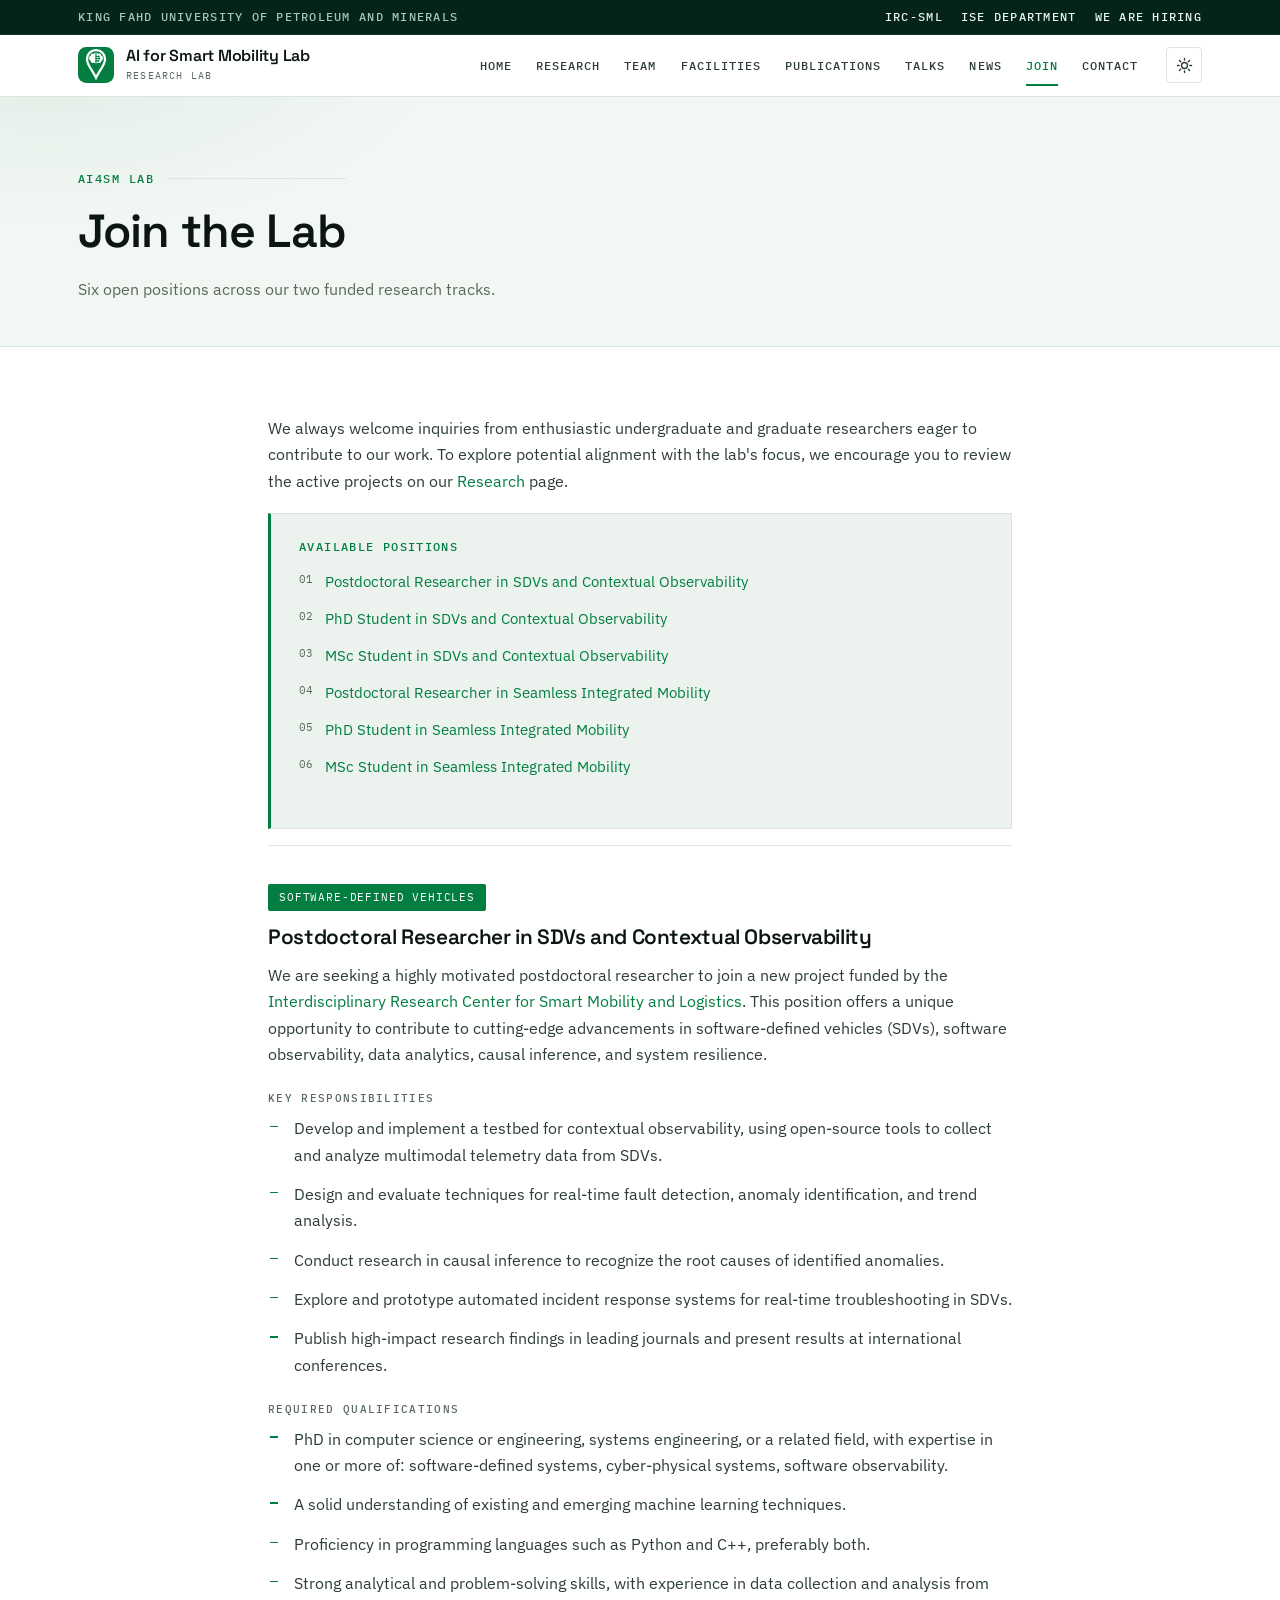
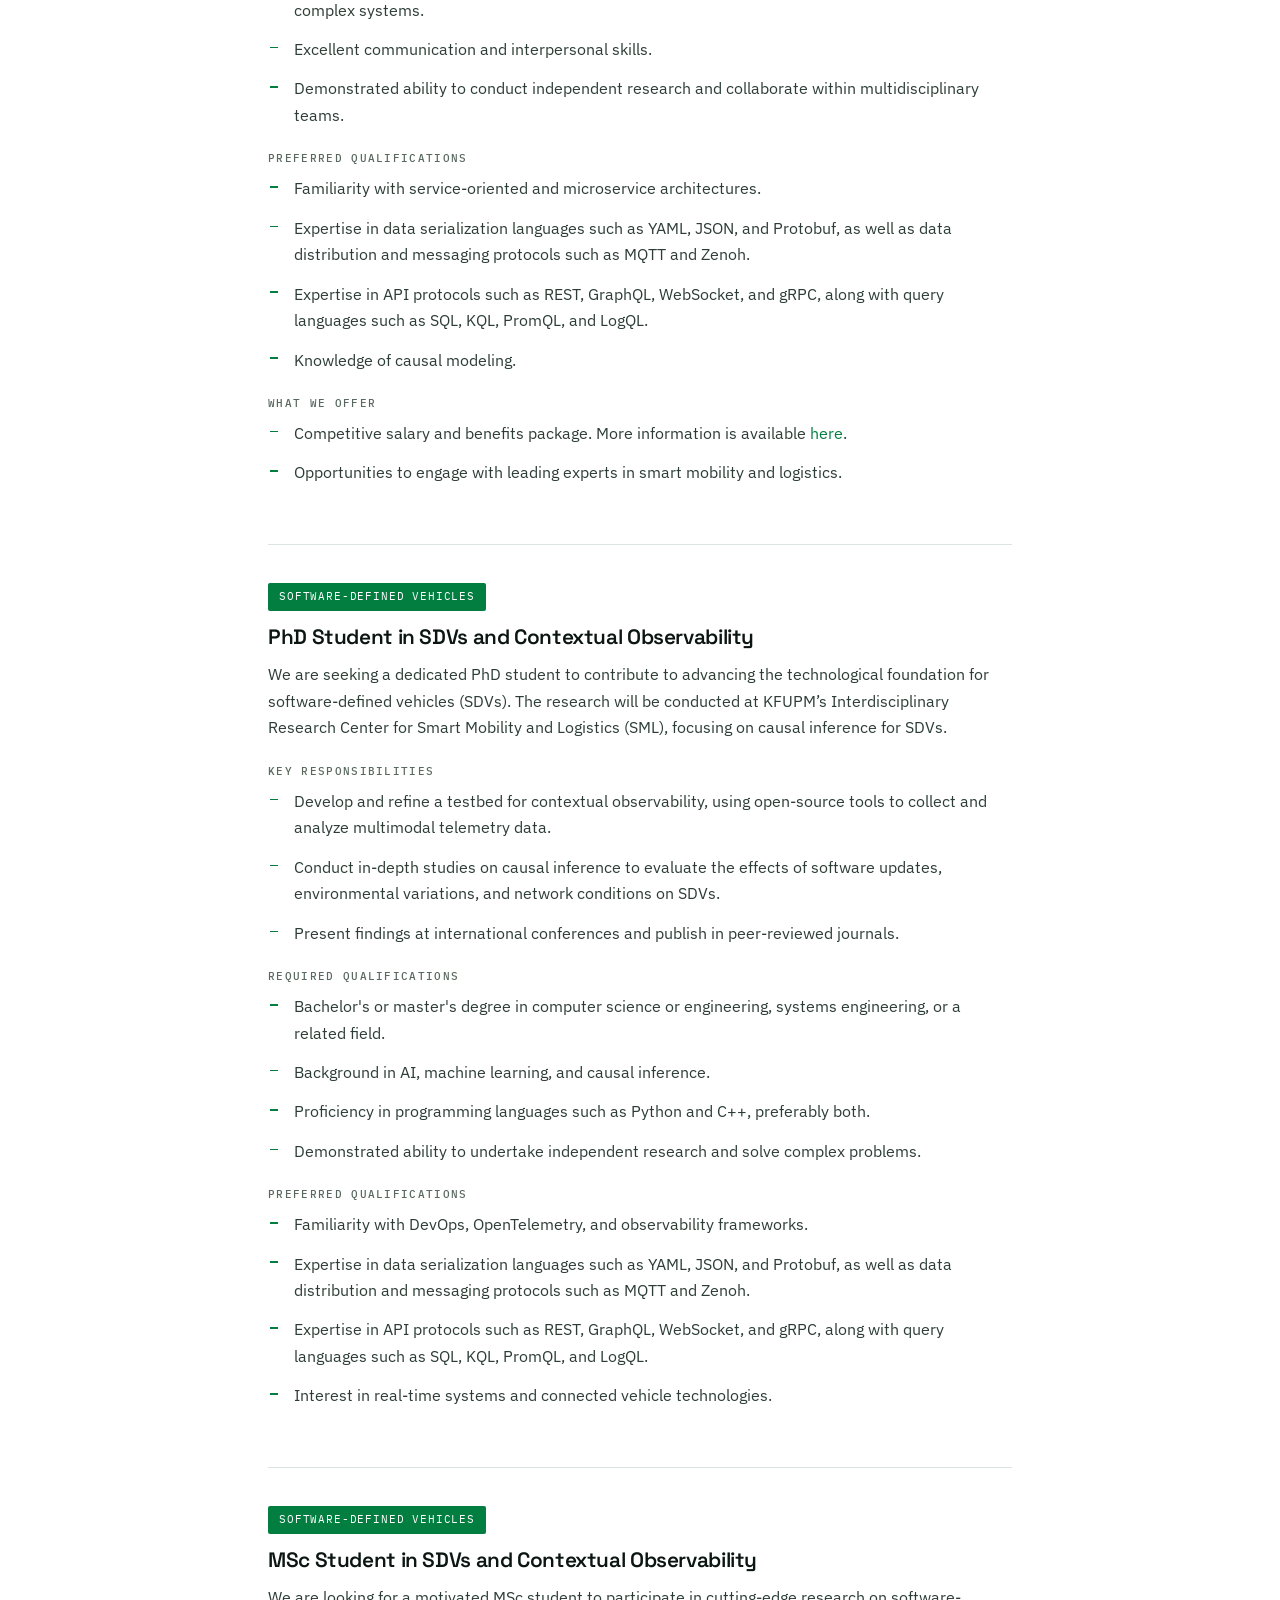
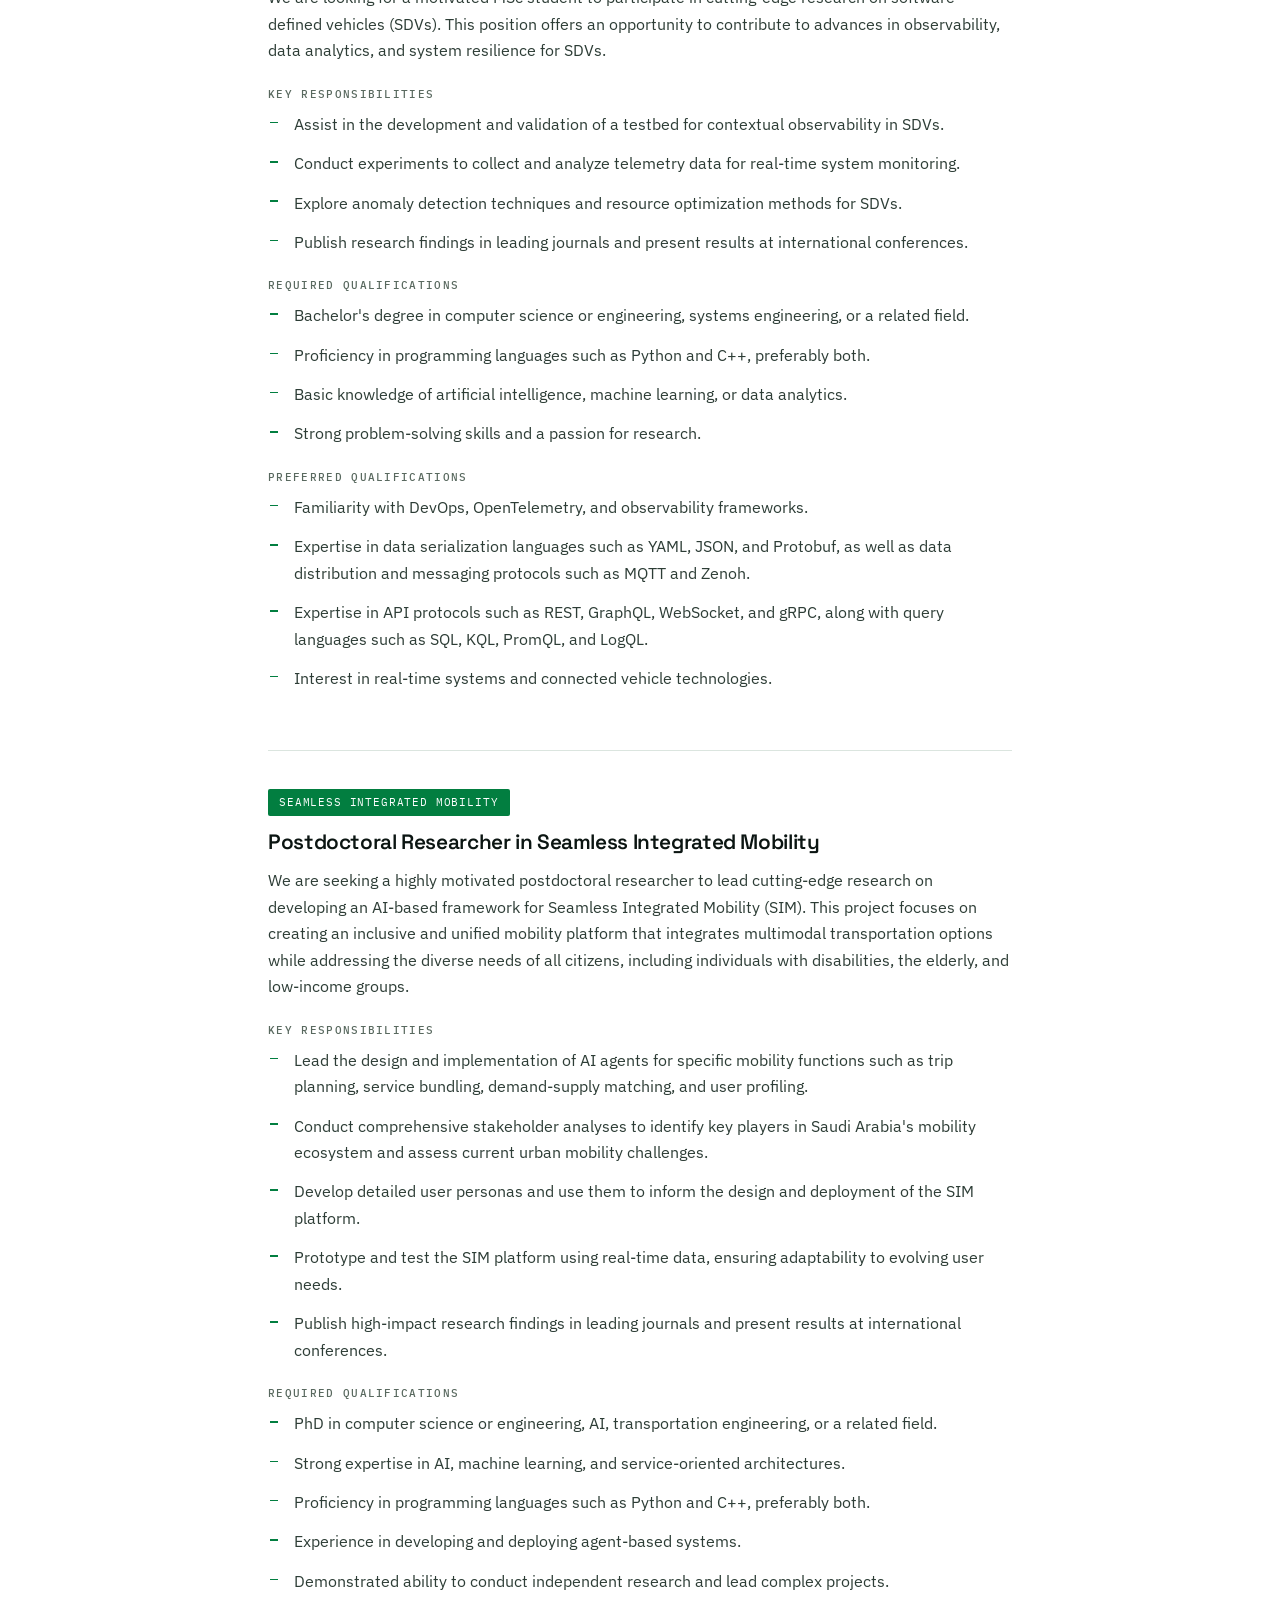
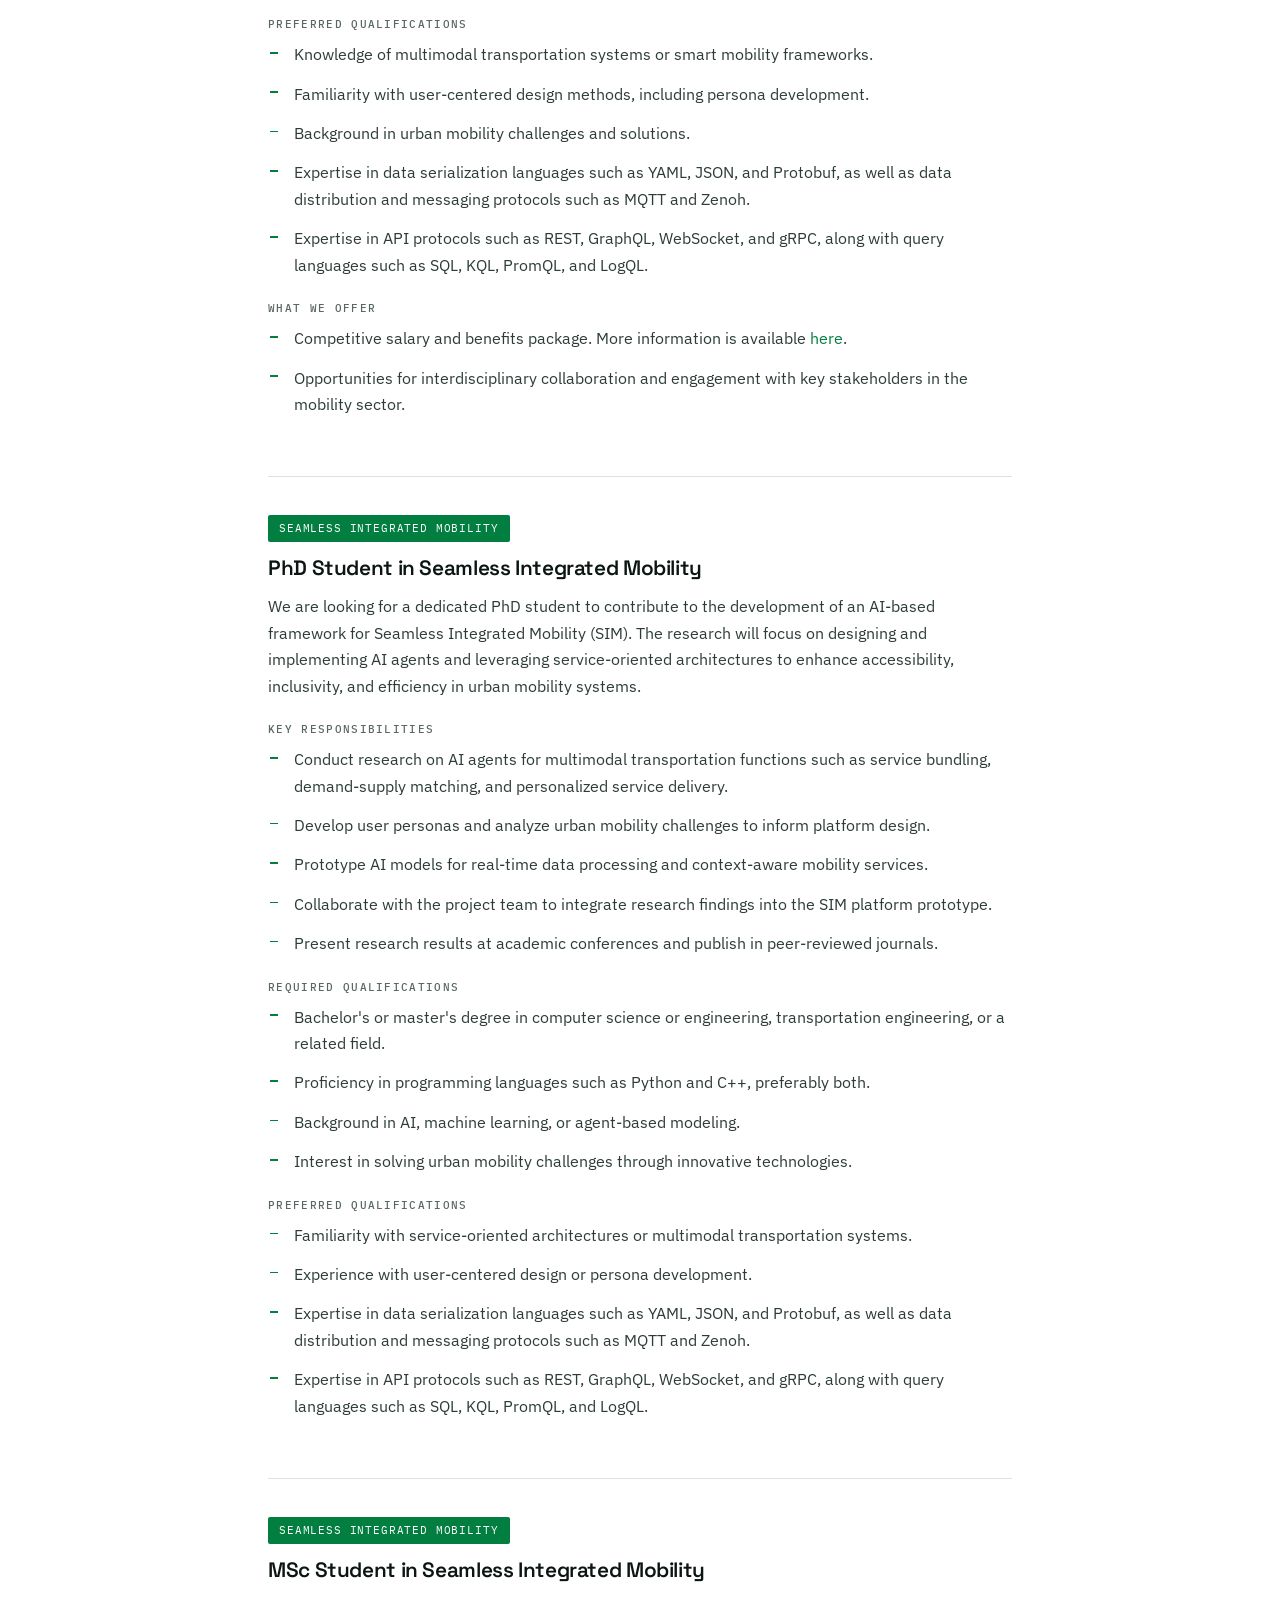
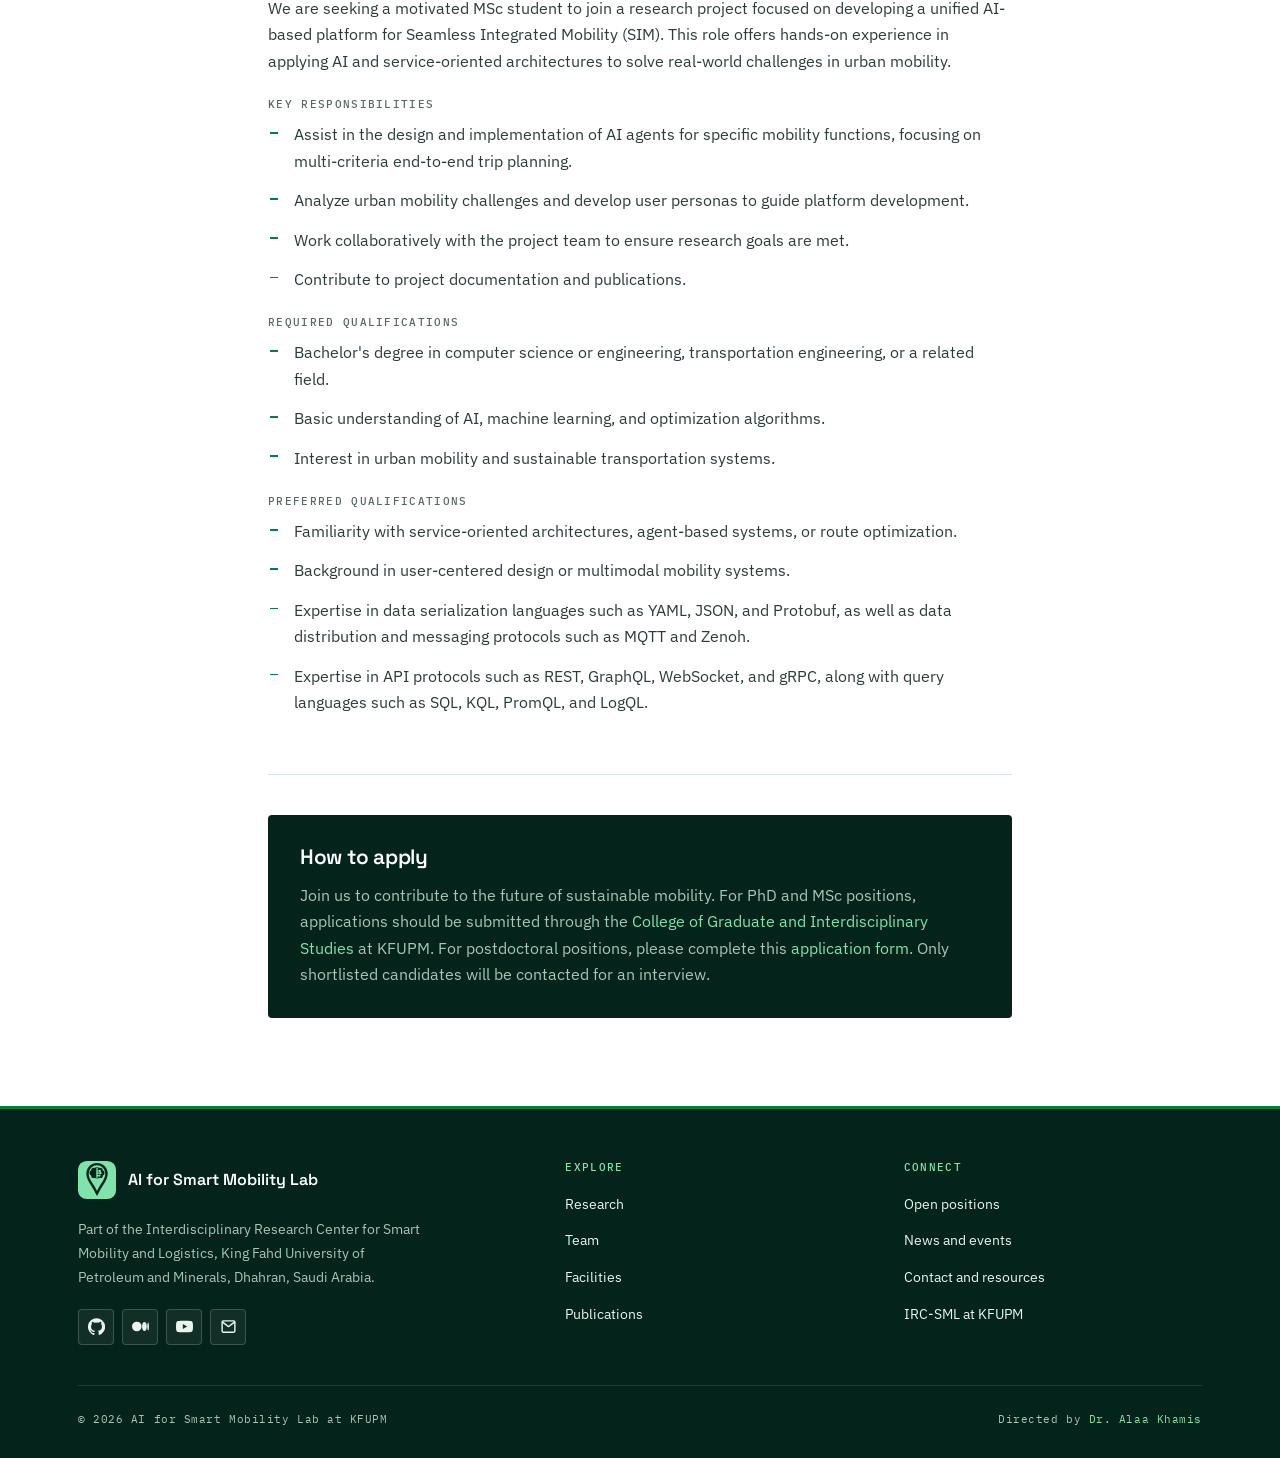
<file: join.html>
<!DOCTYPE html>
<html lang="en">
<head>
<meta charset="utf-8">
<meta name="viewport" content="width=device-width, initial-scale=1">
<title>Join the Lab | AI for Smart Mobility Lab</title>
<meta name="description" content="Open postdoctoral, PhD, and MSc positions at the AI for Smart Mobility Lab at KFUPM in software-defined vehicles and seamless integrated mobility.">
<meta name="keywords" content="AI for Smart Mobility, AI4SM, KFUPM, smart mobility, software-defined vehicles, agentic AI, seamless integrated mobility, last-mile delivery, intelligent transportation">
<link rel="canonical" href="https://ai4sm.org/join.html">
<meta property="og:type" content="website">
<meta property="og:site_name" content="AI for Smart Mobility Lab at KFUPM">
<meta property="og:title" content="Join the Lab | AI for Smart Mobility Lab">
<meta property="og:description" content="Open postdoctoral, PhD, and MSc positions at the AI for Smart Mobility Lab at KFUPM in software-defined vehicles and seamless integrated mobility.">
<meta property="og:url" content="https://ai4sm.org/join.html">
<meta property="og:image" content="https://ai4sm.org/images/AV2.png">
<meta name="twitter:card" content="summary_large_image">
<meta name="theme-color" content="#027e40">
<link rel="icon" href="assets/img/mark.svg" type="image/svg+xml">
<link rel="preconnect" href="https://fonts.googleapis.com">
<link rel="preconnect" href="https://fonts.gstatic.com" crossorigin>
<link rel="stylesheet" href="https://fonts.googleapis.com/css2?family=IBM+Plex+Mono:wght@400;500&family=IBM+Plex+Sans:wght@400;500;600;700&family=Space+Grotesk:wght@500;600;700&display=swap">
<link rel="stylesheet" href="assets/css/style.css">
<script>
  // Set the theme before first paint so there is no flash of the wrong colors.
  (function () {
    try {
      var t = localStorage.getItem("theme");
      if (t === "light" || t === "dark") document.documentElement.setAttribute("data-theme", t);
    } catch (e) {}
  })();
</script>
</head>
<body>
<a class="skip-link" href="#main">Skip to content</a>

<div class="topbar">
  <div class="wrap mono">
    <span>King Fahd University of Petroleum and Minerals</span>
    <span class="topbar__right">
      <a href="https://ri.kfupm.edu.sa/irc-sml" target="_blank" rel="noopener noreferrer">IRC-SML</a>
      <a href="https://ise.kfupm.edu.sa/" target="_blank" rel="noopener noreferrer">ISE Department</a>
      <a href="join.html">We are hiring</a>
    </span>
  </div>
</div>

<header class="site-header">
  <div class="wrap">
    <a class="brand" href="index.html">
      <span class="brand__mark"><svg viewBox="0 0 48 48" aria-hidden="true"><rect width="48" height="48" rx="11" fill="currentColor"/><g class="glyph"><path d="M24 4c6.63 0 12 5.37 12 12 0 4.2-2.6 9.3-5.4 13.4C27.9 33.3 24 41 24 41s-3.9-7.7-6.6-11.6C14.6 25.3 12 20.2 12 16c0-6.63 5.37-12 12-12Z" fill="none" stroke="var(--accent-contrast)" stroke-width="3"/><g fill="var(--accent-contrast)"><circle cx="20" cy="11.8" r="3.2"/><circle cx="24" cy="10.8" r="3.3"/><circle cx="28" cy="11.8" r="3.2"/><circle cx="17.8" cy="15" r="3.2"/><circle cx="30.2" cy="15" r="3.2"/><circle cx="24" cy="14.8" r="3.6"/><circle cx="19.8" cy="18.2" r="3.2"/><circle cx="28.2" cy="18.2" r="3.2"/><circle cx="24" cy="18.8" r="3.3"/></g></g><g class="cut"><path d="M24 8.2V21.8" stroke="currentColor" stroke-width="1.6"/><path d="M24 12.6h3.6M24 18.4h3M24 15.4h4.4" fill="none" stroke="currentColor" stroke-width="1.5" stroke-linecap="round"/><g fill="currentColor"><circle cx="27.6" cy="12.6" r="1.4"/><circle cx="28.4" cy="15.4" r="1.4"/><circle cx="27" cy="18.4" r="1.4"/></g></g></svg></span>
      <span class="brand__text">
        <span class="brand__name">AI for Smart Mobility Lab</span>
        <span class="brand__sub">Research Lab</span>
      </span>
    </a>
    <nav class="nav" id="primary-nav" aria-label="Primary">
<a href="index.html">Home</a>
<a href="research.html">Research</a>
<a href="team.html">Team</a>
<a href="facilities.html">Facilities</a>
<a href="publications.html">Publications</a>
<a href="talks.html">Talks</a>
<a href="news.html">News</a>
<a href="join.html" aria-current="page">Join</a>
<a href="contact.html">Contact</a>
</nav>
    <button class="icon-btn theme-toggle" type="button" aria-label="Switch theme" aria-pressed="false"><svg class="sun" viewBox="0 0 24 24" fill="none" stroke="currentColor" stroke-width="1.9" stroke-linecap="round" aria-hidden="true"><circle cx="12" cy="12" r="4.2"/><path d="M12 2v2.4M12 19.6V22M2 12h2.4M19.6 12H22M4.9 4.9l1.7 1.7M17.4 17.4l1.7 1.7M19.1 4.9l-1.7 1.7M6.6 17.4l-1.7 1.7"/></svg><svg class="moon" viewBox="0 0 24 24" fill="currentColor" aria-hidden="true"><path d="M21 13.2A8.6 8.6 0 0 1 10.8 3 8.6 8.6 0 1 0 21 13.2Z"/></svg></button>
    <button class="icon-btn nav-toggle" type="button" aria-label="Toggle navigation" aria-expanded="false" aria-controls="primary-nav">
      <svg viewBox="0 0 24 24" fill="none" stroke="currentColor" stroke-width="2" stroke-linecap="round" aria-hidden="true"><path d="M3 6h18M3 12h18M3 18h18"/></svg>
    </button>
  </div>
</header>

<main id="main">
<section class="page-header">
  <div class="wrap">
    <div class="section__label">AI4SM Lab</div>
    <h1>Join the Lab</h1>
    <p class="page-header__sub">Six open positions across our two funded research tracks.</p>
  </div>
</section>
<div class="prose">
  <div class="wrap wrap--narrow">
    <p>We always welcome inquiries from enthusiastic undergraduate and graduate researchers eager to
       contribute to our work. To explore potential alignment with the lab's focus, we encourage you
       to review the active projects on our <a href="research.html">Research</a> page.</p>
    <nav class="toc" aria-label="Available positions">
      <h2>Available positions</h2>
      <ol><li><a href="#postdoc-sdv">Postdoctoral Researcher in SDVs and Contextual Observability</a></li><li><a href="#phd-sdv">PhD Student in SDVs and Contextual Observability</a></li><li><a href="#msc-sdv">MSc Student in SDVs and Contextual Observability</a></li><li><a href="#postdoc-sim">Postdoctoral Researcher in Seamless Integrated Mobility</a></li><li><a href="#phd-sim">PhD Student in Seamless Integrated Mobility</a></li><li><a href="#msc-sim">MSc Student in Seamless Integrated Mobility</a></li></ol>
    </nav>
<section class="position" id="postdoc-sdv"><span class="position__track">Software-Defined Vehicles</span><h2>Postdoctoral Researcher in SDVs and Contextual Observability</h2><p>We are seeking a highly motivated postdoctoral researcher to join a new project funded by the <a href="https://ri.kfupm.edu.sa/irc-sml" target="_blank" rel="noopener noreferrer">Interdisciplinary Research Center for Smart Mobility and Logistics</a>. This position offers a unique opportunity to contribute to cutting-edge advancements in software-defined vehicles (SDVs), software observability, data analytics, causal inference, and system resilience.</p><h4>Key responsibilities</h4><ul><li>Develop and implement a testbed for contextual observability, using open-source tools to collect and analyze multimodal telemetry data from SDVs.</li><li>Design and evaluate techniques for real-time fault detection, anomaly identification, and trend analysis.</li><li>Conduct research in causal inference to recognize the root causes of identified anomalies.</li><li>Explore and prototype automated incident response systems for real-time troubleshooting in SDVs.</li><li>Publish high-impact research findings in leading journals and present results at international conferences.</li></ul><h4>Required qualifications</h4><ul><li>PhD in computer science or engineering, systems engineering, or a related field, with expertise in one or more of: software-defined systems, cyber-physical systems, software observability.</li><li>A solid understanding of existing and emerging machine learning techniques.</li><li>Proficiency in programming languages such as Python and C++, preferably both.</li><li>Strong analytical and problem-solving skills, with experience in data collection and analysis from complex systems.</li><li>Excellent communication and interpersonal skills.</li><li>Demonstrated ability to conduct independent research and collaborate within multidisciplinary teams.</li></ul><h4>Preferred qualifications</h4><ul><li>Familiarity with service-oriented and microservice architectures.</li><li>Expertise in data serialization languages such as YAML, JSON, and Protobuf, as well as data distribution and messaging protocols such as MQTT and Zenoh.</li><li>Expertise in API protocols such as REST, GraphQL, WebSocket, and gRPC, along with query languages such as SQL, KQL, PromQL, and LogQL.</li><li>Knowledge of causal modeling.</li></ul><h4>What we offer</h4><ul><li>Competitive salary and benefits package. More information is available <a href="https://postdoc.kfupm.edu.sa/policies-salaries-and-benefits.html" target="_blank" rel="noopener noreferrer">here</a>.</li><li>Opportunities to engage with leading experts in smart mobility and logistics.</li></ul></section>
<section class="position" id="phd-sdv"><span class="position__track">Software-Defined Vehicles</span><h2>PhD Student in SDVs and Contextual Observability</h2><p>We are seeking a dedicated PhD student to contribute to advancing the technological foundation for software-defined vehicles (SDVs). The research will be conducted at KFUPM&rsquo;s Interdisciplinary Research Center for Smart Mobility and Logistics (SML), focusing on causal inference for SDVs.</p><h4>Key responsibilities</h4><ul><li>Develop and refine a testbed for contextual observability, using open-source tools to collect and analyze multimodal telemetry data.</li><li>Conduct in-depth studies on causal inference to evaluate the effects of software updates, environmental variations, and network conditions on SDVs.</li><li>Present findings at international conferences and publish in peer-reviewed journals.</li></ul><h4>Required qualifications</h4><ul><li>Bachelor's or master's degree in computer science or engineering, systems engineering, or a related field.</li><li>Background in AI, machine learning, and causal inference.</li><li>Proficiency in programming languages such as Python and C++, preferably both.</li><li>Demonstrated ability to undertake independent research and solve complex problems.</li></ul><h4>Preferred qualifications</h4><ul><li>Familiarity with DevOps, OpenTelemetry, and observability frameworks.</li><li>Expertise in data serialization languages such as YAML, JSON, and Protobuf, as well as data distribution and messaging protocols such as MQTT and Zenoh.</li><li>Expertise in API protocols such as REST, GraphQL, WebSocket, and gRPC, along with query languages such as SQL, KQL, PromQL, and LogQL.</li><li>Interest in real-time systems and connected vehicle technologies.</li></ul></section>
<section class="position" id="msc-sdv"><span class="position__track">Software-Defined Vehicles</span><h2>MSc Student in SDVs and Contextual Observability</h2><p>We are looking for a motivated MSc student to participate in cutting-edge research on software-defined vehicles (SDVs). This position offers an opportunity to contribute to advances in observability, data analytics, and system resilience for SDVs.</p><h4>Key responsibilities</h4><ul><li>Assist in the development and validation of a testbed for contextual observability in SDVs.</li><li>Conduct experiments to collect and analyze telemetry data for real-time system monitoring.</li><li>Explore anomaly detection techniques and resource optimization methods for SDVs.</li><li>Publish research findings in leading journals and present results at international conferences.</li></ul><h4>Required qualifications</h4><ul><li>Bachelor's degree in computer science or engineering, systems engineering, or a related field.</li><li>Proficiency in programming languages such as Python and C++, preferably both.</li><li>Basic knowledge of artificial intelligence, machine learning, or data analytics.</li><li>Strong problem-solving skills and a passion for research.</li></ul><h4>Preferred qualifications</h4><ul><li>Familiarity with DevOps, OpenTelemetry, and observability frameworks.</li><li>Expertise in data serialization languages such as YAML, JSON, and Protobuf, as well as data distribution and messaging protocols such as MQTT and Zenoh.</li><li>Expertise in API protocols such as REST, GraphQL, WebSocket, and gRPC, along with query languages such as SQL, KQL, PromQL, and LogQL.</li><li>Interest in real-time systems and connected vehicle technologies.</li></ul></section>
<section class="position" id="postdoc-sim"><span class="position__track">Seamless Integrated Mobility</span><h2>Postdoctoral Researcher in Seamless Integrated Mobility</h2><p>We are seeking a highly motivated postdoctoral researcher to lead cutting-edge research on developing an AI-based framework for Seamless Integrated Mobility (SIM). This project focuses on creating an inclusive and unified mobility platform that integrates multimodal transportation options while addressing the diverse needs of all citizens, including individuals with disabilities, the elderly, and low-income groups.</p><h4>Key responsibilities</h4><ul><li>Lead the design and implementation of AI agents for specific mobility functions such as trip planning, service bundling, demand-supply matching, and user profiling.</li><li>Conduct comprehensive stakeholder analyses to identify key players in Saudi Arabia's mobility ecosystem and assess current urban mobility challenges.</li><li>Develop detailed user personas and use them to inform the design and deployment of the SIM platform.</li><li>Prototype and test the SIM platform using real-time data, ensuring adaptability to evolving user needs.</li><li>Publish high-impact research findings in leading journals and present results at international conferences.</li></ul><h4>Required qualifications</h4><ul><li>PhD in computer science or engineering, AI, transportation engineering, or a related field.</li><li>Strong expertise in AI, machine learning, and service-oriented architectures.</li><li>Proficiency in programming languages such as Python and C++, preferably both.</li><li>Experience in developing and deploying agent-based systems.</li><li>Demonstrated ability to conduct independent research and lead complex projects.</li></ul><h4>Preferred qualifications</h4><ul><li>Knowledge of multimodal transportation systems or smart mobility frameworks.</li><li>Familiarity with user-centered design methods, including persona development.</li><li>Background in urban mobility challenges and solutions.</li><li>Expertise in data serialization languages such as YAML, JSON, and Protobuf, as well as data distribution and messaging protocols such as MQTT and Zenoh.</li><li>Expertise in API protocols such as REST, GraphQL, WebSocket, and gRPC, along with query languages such as SQL, KQL, PromQL, and LogQL.</li></ul><h4>What we offer</h4><ul><li>Competitive salary and benefits package. More information is available <a href="https://postdoc.kfupm.edu.sa/policies-salaries-and-benefits.html" target="_blank" rel="noopener noreferrer">here</a>.</li><li>Opportunities for interdisciplinary collaboration and engagement with key stakeholders in the mobility sector.</li></ul></section>
<section class="position" id="phd-sim"><span class="position__track">Seamless Integrated Mobility</span><h2>PhD Student in Seamless Integrated Mobility</h2><p>We are looking for a dedicated PhD student to contribute to the development of an AI-based framework for Seamless Integrated Mobility (SIM). The research will focus on designing and implementing AI agents and leveraging service-oriented architectures to enhance accessibility, inclusivity, and efficiency in urban mobility systems.</p><h4>Key responsibilities</h4><ul><li>Conduct research on AI agents for multimodal transportation functions such as service bundling, demand-supply matching, and personalized service delivery.</li><li>Develop user personas and analyze urban mobility challenges to inform platform design.</li><li>Prototype AI models for real-time data processing and context-aware mobility services.</li><li>Collaborate with the project team to integrate research findings into the SIM platform prototype.</li><li>Present research results at academic conferences and publish in peer-reviewed journals.</li></ul><h4>Required qualifications</h4><ul><li>Bachelor's or master's degree in computer science or engineering, transportation engineering, or a related field.</li><li>Proficiency in programming languages such as Python and C++, preferably both.</li><li>Background in AI, machine learning, or agent-based modeling.</li><li>Interest in solving urban mobility challenges through innovative technologies.</li></ul><h4>Preferred qualifications</h4><ul><li>Familiarity with service-oriented architectures or multimodal transportation systems.</li><li>Experience with user-centered design or persona development.</li><li>Expertise in data serialization languages such as YAML, JSON, and Protobuf, as well as data distribution and messaging protocols such as MQTT and Zenoh.</li><li>Expertise in API protocols such as REST, GraphQL, WebSocket, and gRPC, along with query languages such as SQL, KQL, PromQL, and LogQL.</li></ul></section>
<section class="position" id="msc-sim"><span class="position__track">Seamless Integrated Mobility</span><h2>MSc Student in Seamless Integrated Mobility</h2><p>We are seeking a motivated MSc student to join a research project focused on developing a unified AI-based platform for Seamless Integrated Mobility (SIM). This role offers hands-on experience in applying AI and service-oriented architectures to solve real-world challenges in urban mobility.</p><h4>Key responsibilities</h4><ul><li>Assist in the design and implementation of AI agents for specific mobility functions, focusing on multi-criteria end-to-end trip planning.</li><li>Analyze urban mobility challenges and develop user personas to guide platform development.</li><li>Work collaboratively with the project team to ensure research goals are met.</li><li>Contribute to project documentation and publications.</li></ul><h4>Required qualifications</h4><ul><li>Bachelor's degree in computer science or engineering, transportation engineering, or a related field.</li><li>Basic understanding of AI, machine learning, and optimization algorithms.</li><li>Interest in urban mobility and sustainable transportation systems.</li></ul><h4>Preferred qualifications</h4><ul><li>Familiarity with service-oriented architectures, agent-based systems, or route optimization.</li><li>Background in user-centered design or multimodal mobility systems.</li><li>Expertise in data serialization languages such as YAML, JSON, and Protobuf, as well as data distribution and messaging protocols such as MQTT and Zenoh.</li><li>Expertise in API protocols such as REST, GraphQL, WebSocket, and gRPC, along with query languages such as SQL, KQL, PromQL, and LogQL.</li></ul></section>
    <div class="callout">
      <h2>How to apply</h2>
      <p>Join us to contribute to the future of sustainable mobility. For PhD and MSc positions,
         applications should be submitted through the
         <a href="https://cgis.kfupm.edu.sa/" target="_blank" rel="noopener noreferrer">College of
         Graduate and Interdisciplinary Studies</a> at KFUPM. For postdoctoral positions, please
         complete this <a href="https://forms.gle/ZqkoZ7awBw6StHbcA" target="_blank" rel="noopener noreferrer">application
         form</a>. Only shortlisted candidates will be contacted for an interview.</p>
    </div>
  </div>
</div>

</main>

<footer class="site-footer">
  <div class="wrap">
    <div class="site-footer__grid">
      <div>
        <div class="site-footer__mark"><svg viewBox="0 0 48 48" aria-hidden="true"><rect width="48" height="48" rx="11" fill="currentColor"/><g class="glyph"><path d="M24 4c6.63 0 12 5.37 12 12 0 4.2-2.6 9.3-5.4 13.4C27.9 33.3 24 41 24 41s-3.9-7.7-6.6-11.6C14.6 25.3 12 20.2 12 16c0-6.63 5.37-12 12-12Z" fill="none" stroke="var(--accent-contrast)" stroke-width="3"/><g fill="var(--accent-contrast)"><circle cx="20" cy="11.8" r="3.2"/><circle cx="24" cy="10.8" r="3.3"/><circle cx="28" cy="11.8" r="3.2"/><circle cx="17.8" cy="15" r="3.2"/><circle cx="30.2" cy="15" r="3.2"/><circle cx="24" cy="14.8" r="3.6"/><circle cx="19.8" cy="18.2" r="3.2"/><circle cx="28.2" cy="18.2" r="3.2"/><circle cx="24" cy="18.8" r="3.3"/></g></g><g class="cut"><path d="M24 8.2V21.8" stroke="currentColor" stroke-width="1.6"/><path d="M24 12.6h3.6M24 18.4h3M24 15.4h4.4" fill="none" stroke="currentColor" stroke-width="1.5" stroke-linecap="round"/><g fill="currentColor"><circle cx="27.6" cy="12.6" r="1.4"/><circle cx="28.4" cy="15.4" r="1.4"/><circle cx="27" cy="18.4" r="1.4"/></g></g></svg><span>AI for Smart Mobility Lab</span></div>
        <p>Part of the Interdisciplinary Research Center for Smart Mobility and Logistics,
           King Fahd University of Petroleum and Minerals, Dhahran, Saudi Arabia.</p>
        <div class="social">
<a href="https://github.com/ai4smlab" target="_blank" rel="noopener noreferrer" aria-label="GitHub" title="GitHub"><svg viewBox="0 0 24 24" fill="currentColor" aria-hidden="true"><path d="M12 .5a12 12 0 0 0-3.79 23.4c.6.11.82-.26.82-.58v-2.2c-3.34.72-4.04-1.42-4.04-1.42-.55-1.4-1.34-1.77-1.34-1.77-1.09-.75.08-.73.08-.73 1.2.08 1.84 1.24 1.84 1.24 1.07 1.84 2.81 1.31 3.5 1 .1-.78.42-1.31.76-1.61-2.67-.3-5.47-1.34-5.47-5.96 0-1.32.47-2.39 1.24-3.23-.12-.3-.54-1.53.12-3.18 0 0 1.01-.32 3.3 1.23a11.4 11.4 0 0 1 6.01 0c2.29-1.55 3.3-1.23 3.3-1.23.66 1.65.24 2.88.12 3.18.77.84 1.24 1.91 1.24 3.23 0 4.63-2.81 5.65-5.49 5.95.43.37.82 1.1.82 2.22v3.29c0 .32.21.7.83.58A12 12 0 0 0 12 .5Z"/></svg></a>
<a href="https://medium.com/ai4sm" target="_blank" rel="noopener noreferrer" aria-label="Medium publication" title="Medium publication"><svg viewBox="0 0 24 24" fill="currentColor" aria-hidden="true"><path d="M13.54 12a6.8 6.8 0 0 1-6.77 6.82A6.8 6.8 0 0 1 0 12a6.8 6.8 0 0 1 6.77-6.82A6.8 6.8 0 0 1 13.54 12ZM20.96 12c0 3.54-1.51 6.42-3.38 6.42S14.2 15.54 14.2 12s1.51-6.42 3.38-6.42S20.96 8.46 20.96 12ZM24 12c0 3.17-.53 5.75-1.19 5.75-.66 0-1.19-2.58-1.19-5.75s.53-5.75 1.19-5.75C23.47 6.25 24 8.83 24 12Z"/></svg></a>
<a href="https://www.youtube.com/@AI4SM_lab" target="_blank" rel="noopener noreferrer" aria-label="YouTube channel" title="YouTube channel"><svg viewBox="0 0 24 24" fill="currentColor" aria-hidden="true"><path d="M23.5 6.5a3 3 0 0 0-2.1-2.1C19.5 3.9 12 3.9 12 3.9s-7.5 0-9.4.5A3 3 0 0 0 .5 6.5C0 8.4 0 12 0 12s0 3.6.5 5.5a3 3 0 0 0 2.1 2.1c1.9.5 9.4.5 9.4.5s7.5 0 9.4-.5a3 3 0 0 0 2.1-2.1c.5-1.9.5-5.5.5-5.5s0-3.6-.5-5.5ZM9.6 15.6V8.4l6.2 3.6-6.2 3.6Z"/></svg></a>
<a href="mailto:alaa.rashwan@kfupm.edu.sa" aria-label="Email" title="Email"><svg viewBox="0 0 24 24" fill="currentColor" aria-hidden="true"><path d="M2 5.5A2.5 2.5 0 0 1 4.5 3h15A2.5 2.5 0 0 1 22 5.5v13a2.5 2.5 0 0 1-2.5 2.5h-15A2.5 2.5 0 0 1 2 18.5v-13Zm2.3-.5 7.7 5.9L19.7 5H4.3ZM20 7.3l-7.4 5.66a1 1 0 0 1-1.2 0L4 7.3V18.5c0 .28.22.5.5.5h15a.5.5 0 0 0 .5-.5V7.3Z"/></svg></a>
</div>
      </div>
      <div>
        <h4>Explore</h4>
        <ul class="footer-links">
          <li><a href="research.html">Research</a></li>
          <li><a href="team.html">Team</a></li>
          <li><a href="facilities.html">Facilities</a></li>
          <li><a href="publications.html">Publications</a></li>
        </ul>
      </div>
      <div>
        <h4>Connect</h4>
        <ul class="footer-links">
          <li><a href="join.html">Open positions</a></li>
          <li><a href="news.html">News and events</a></li>
          <li><a href="contact.html">Contact and resources</a></li>
          <li><a href="https://ri.kfupm.edu.sa/irc-sml" target="_blank" rel="noopener noreferrer">IRC-SML at KFUPM</a></li>
        </ul>
      </div>
    </div>
    <div class="site-footer__bottom">
      <span>&copy; <span id="year">2026</span> AI for Smart Mobility Lab at KFUPM</span>
      <span>Directed by <a href="https://alaakhamis.org/" target="_blank" rel="noopener noreferrer">Dr. Alaa Khamis</a></span>
    </div>
  </div>
</footer>

<button class="to-top" type="button" aria-label="Back to top">
  <svg viewBox="0 0 24 24" fill="none" stroke="currentColor" stroke-width="2" stroke-linecap="round" stroke-linejoin="round" aria-hidden="true"><path d="M12 19V5M5 12l7-7 7 7"/></svg>
</button>

<script>document.getElementById("year").textContent = new Date().getFullYear();</script>
<script src="assets/js/main.js"></script>
</body>
</html>
</file>
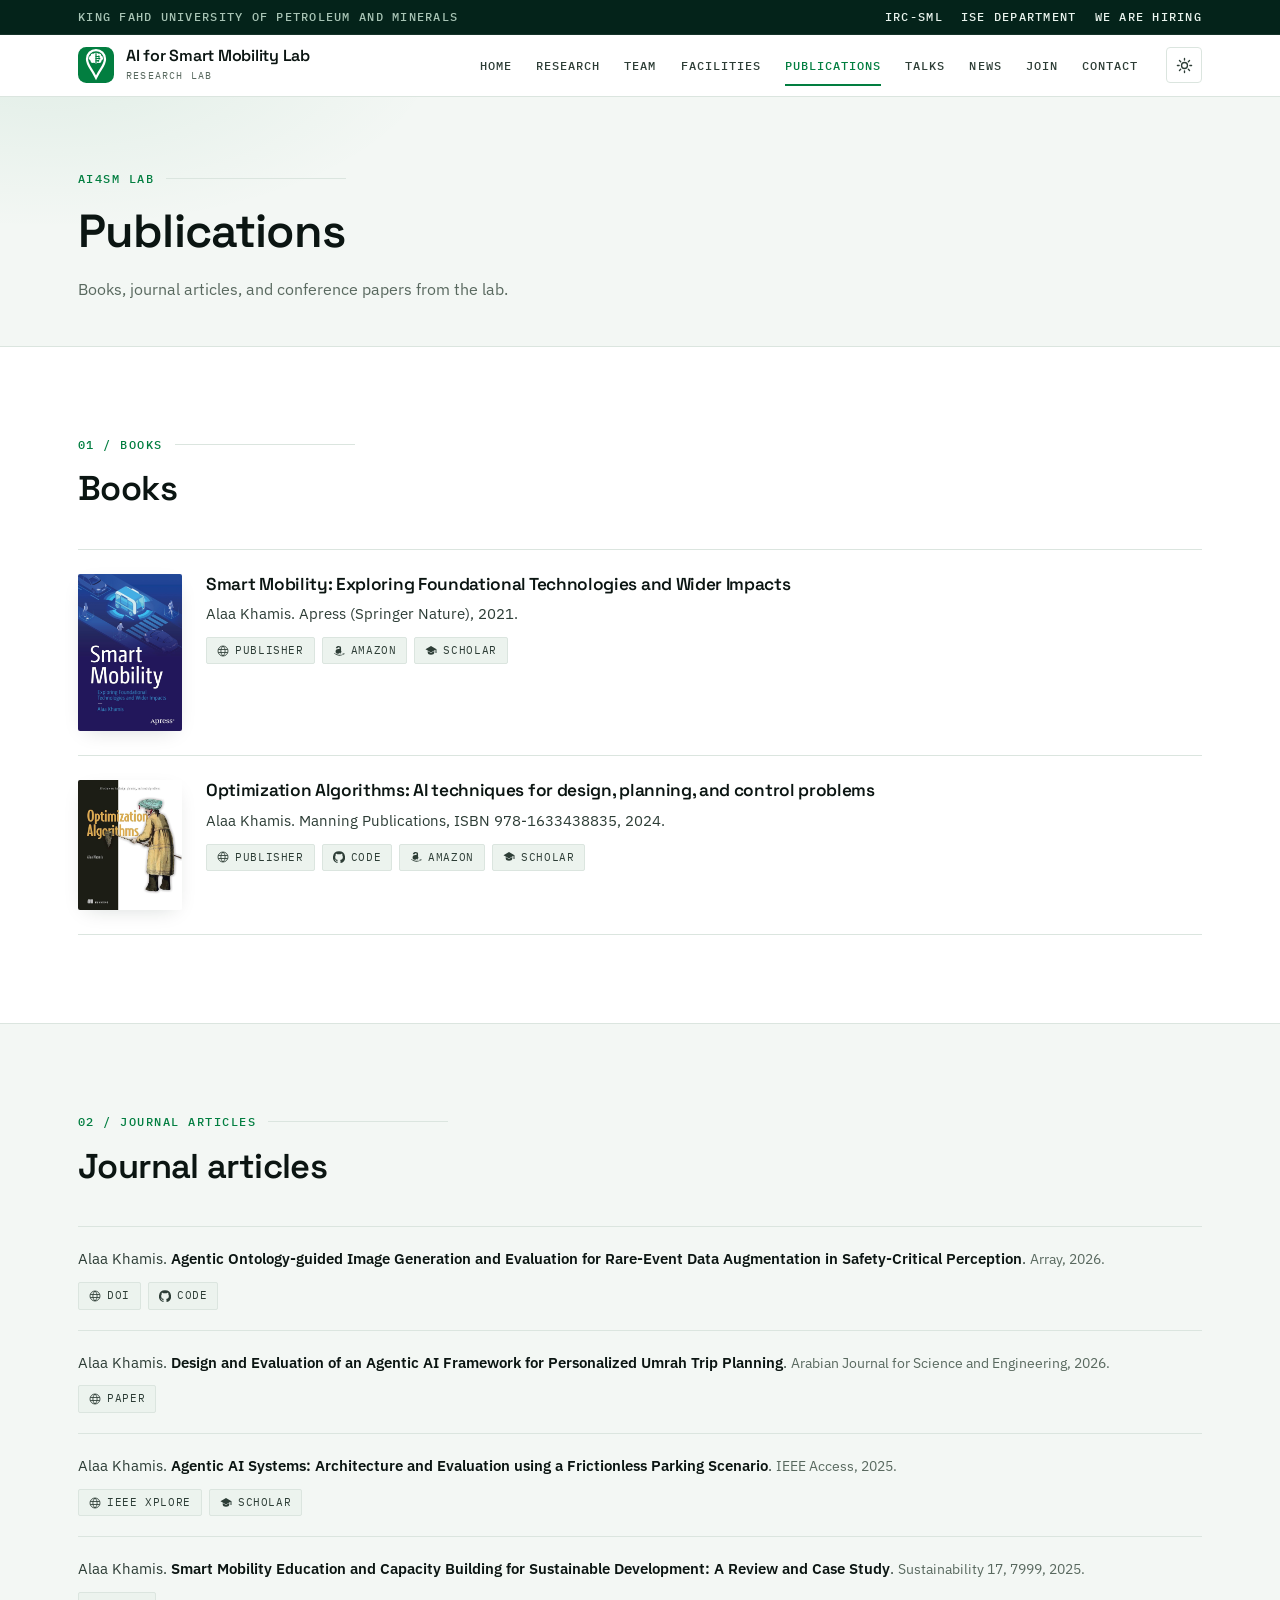
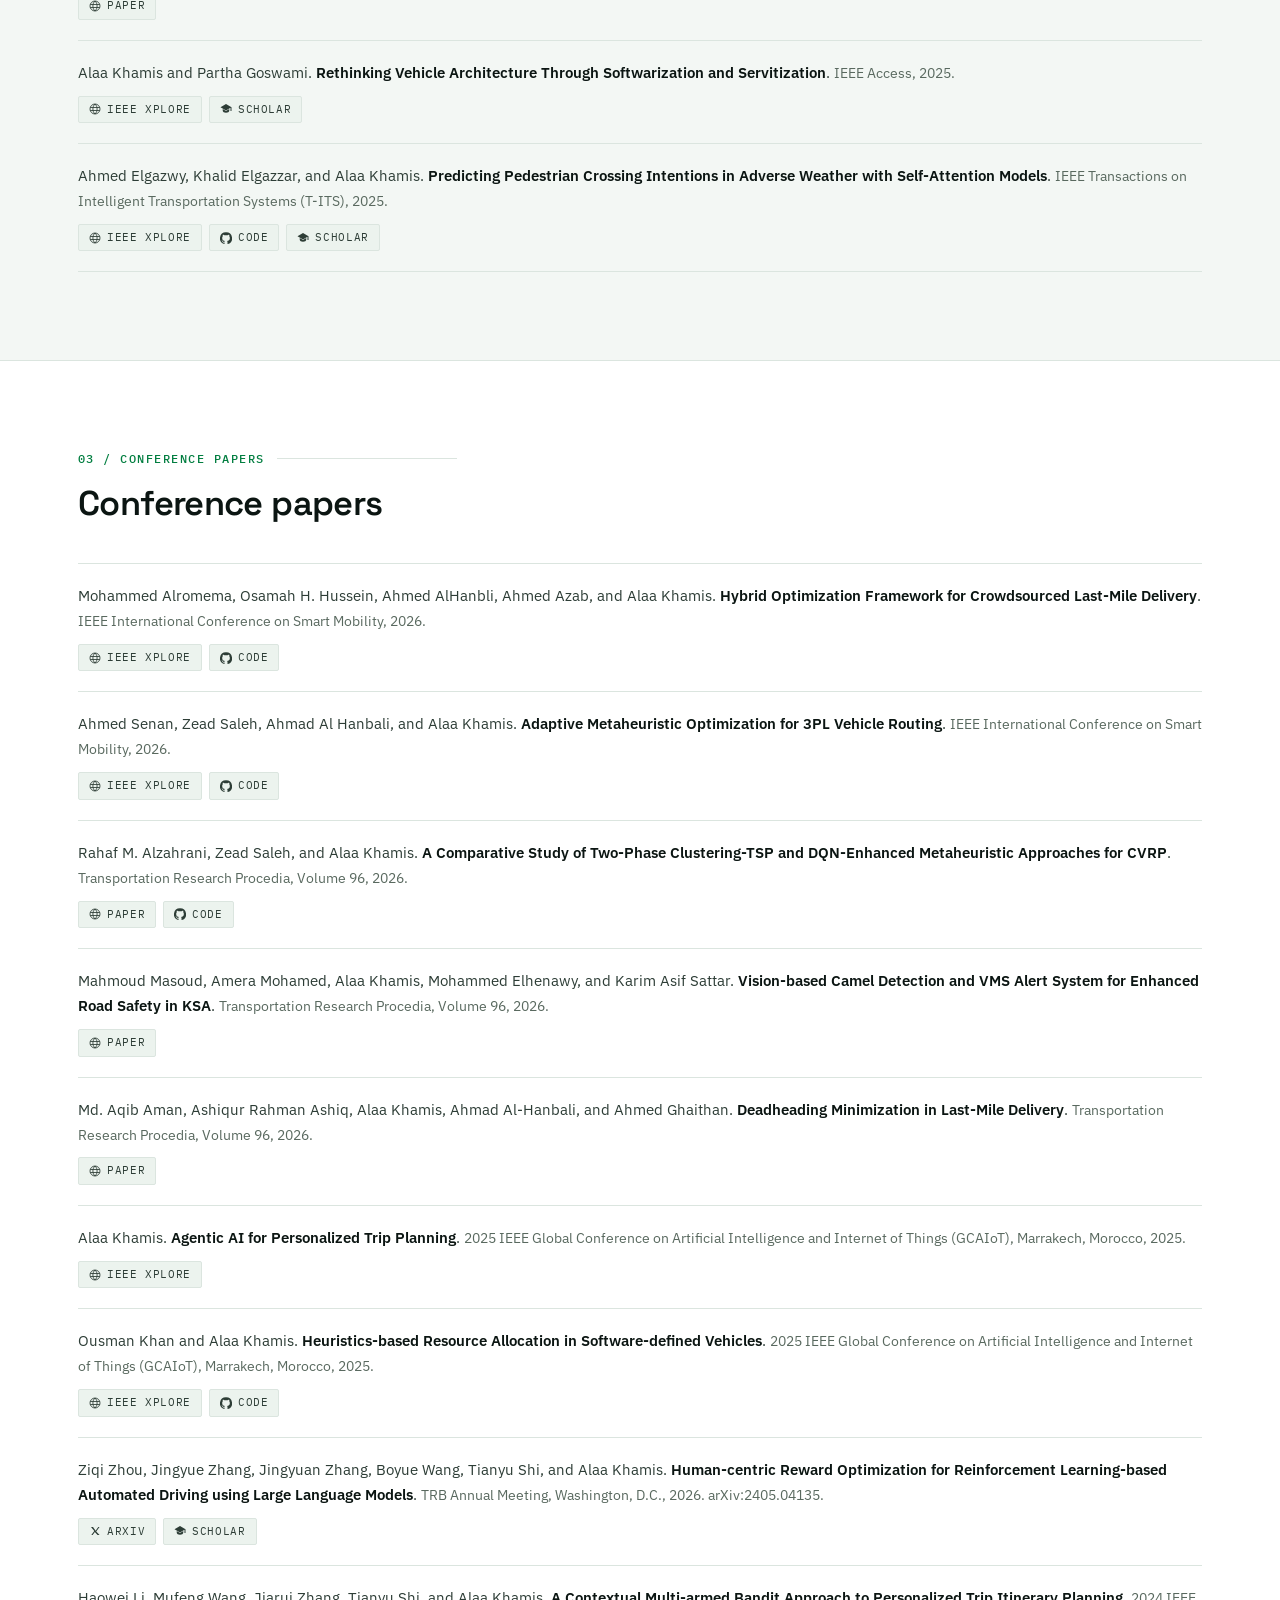
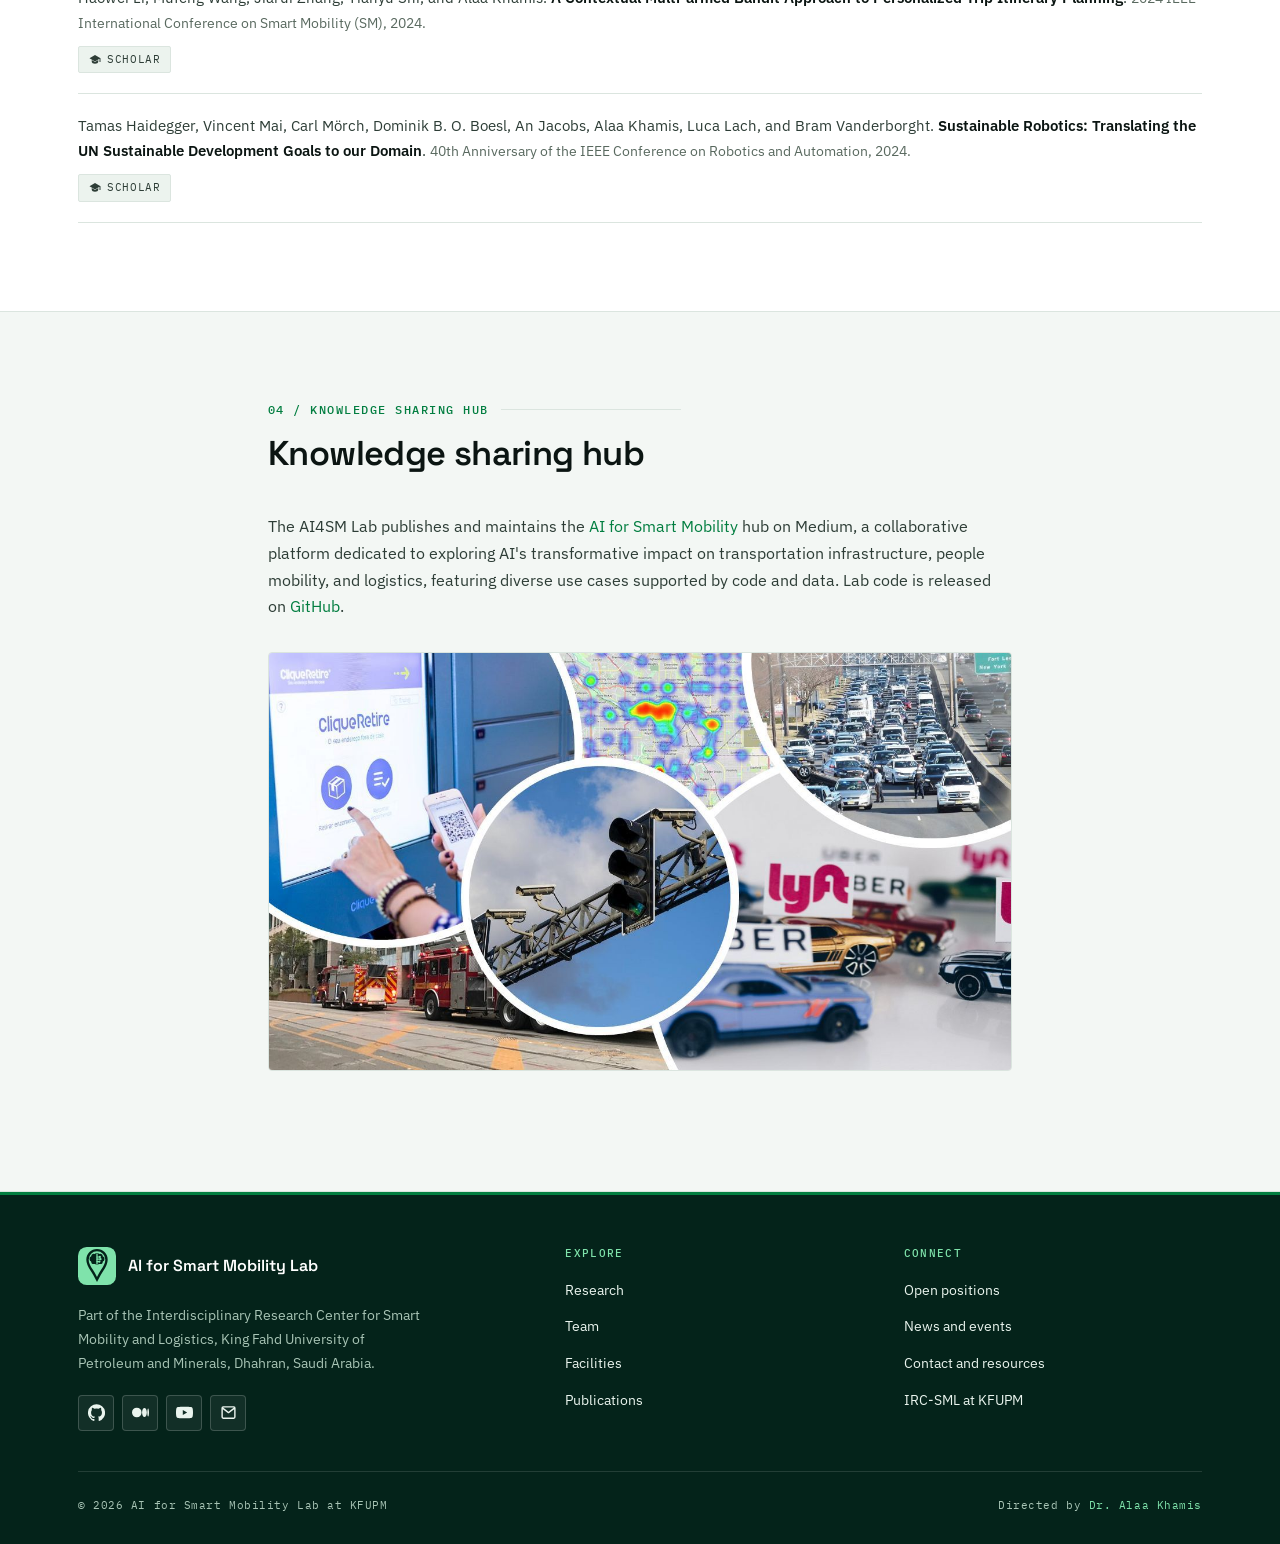
<file: publications.html>
<!DOCTYPE html>
<html lang="en">
<head>
<meta charset="utf-8">
<meta name="viewport" content="width=device-width, initial-scale=1">
<title>Publications | AI for Smart Mobility Lab</title>
<meta name="description" content="Books, journal articles, and conference papers published by the AI for Smart Mobility Lab at KFUPM.">
<meta name="keywords" content="AI for Smart Mobility, AI4SM, KFUPM, smart mobility, software-defined vehicles, agentic AI, seamless integrated mobility, last-mile delivery, intelligent transportation">
<link rel="canonical" href="https://ai4sm.org/publications.html">
<meta property="og:type" content="website">
<meta property="og:site_name" content="AI for Smart Mobility Lab at KFUPM">
<meta property="og:title" content="Publications | AI for Smart Mobility Lab">
<meta property="og:description" content="Books, journal articles, and conference papers published by the AI for Smart Mobility Lab at KFUPM.">
<meta property="og:url" content="https://ai4sm.org/publications.html">
<meta property="og:image" content="https://ai4sm.org/images/AV2.png">
<meta name="twitter:card" content="summary_large_image">
<meta name="theme-color" content="#027e40">
<link rel="icon" href="assets/img/mark.svg" type="image/svg+xml">
<link rel="preconnect" href="https://fonts.googleapis.com">
<link rel="preconnect" href="https://fonts.gstatic.com" crossorigin>
<link rel="stylesheet" href="https://fonts.googleapis.com/css2?family=IBM+Plex+Mono:wght@400;500&family=IBM+Plex+Sans:wght@400;500;600;700&family=Space+Grotesk:wght@500;600;700&display=swap">
<link rel="stylesheet" href="assets/css/style.css">
<script>
  // Set the theme before first paint so there is no flash of the wrong colors.
  (function () {
    try {
      var t = localStorage.getItem("theme");
      if (t === "light" || t === "dark") document.documentElement.setAttribute("data-theme", t);
    } catch (e) {}
  })();
</script>
</head>
<body>
<a class="skip-link" href="#main">Skip to content</a>

<div class="topbar">
  <div class="wrap mono">
    <span>King Fahd University of Petroleum and Minerals</span>
    <span class="topbar__right">
      <a href="https://ri.kfupm.edu.sa/irc-sml" target="_blank" rel="noopener noreferrer">IRC-SML</a>
      <a href="https://ise.kfupm.edu.sa/" target="_blank" rel="noopener noreferrer">ISE Department</a>
      <a href="join.html">We are hiring</a>
    </span>
  </div>
</div>

<header class="site-header">
  <div class="wrap">
    <a class="brand" href="index.html">
      <span class="brand__mark"><svg viewBox="0 0 48 48" aria-hidden="true"><rect width="48" height="48" rx="11" fill="currentColor"/><g class="glyph"><path d="M24 4c6.63 0 12 5.37 12 12 0 4.2-2.6 9.3-5.4 13.4C27.9 33.3 24 41 24 41s-3.9-7.7-6.6-11.6C14.6 25.3 12 20.2 12 16c0-6.63 5.37-12 12-12Z" fill="none" stroke="var(--accent-contrast)" stroke-width="3"/><g fill="var(--accent-contrast)"><circle cx="20" cy="11.8" r="3.2"/><circle cx="24" cy="10.8" r="3.3"/><circle cx="28" cy="11.8" r="3.2"/><circle cx="17.8" cy="15" r="3.2"/><circle cx="30.2" cy="15" r="3.2"/><circle cx="24" cy="14.8" r="3.6"/><circle cx="19.8" cy="18.2" r="3.2"/><circle cx="28.2" cy="18.2" r="3.2"/><circle cx="24" cy="18.8" r="3.3"/></g></g><g class="cut"><path d="M24 8.2V21.8" stroke="currentColor" stroke-width="1.6"/><path d="M24 12.6h3.6M24 18.4h3M24 15.4h4.4" fill="none" stroke="currentColor" stroke-width="1.5" stroke-linecap="round"/><g fill="currentColor"><circle cx="27.6" cy="12.6" r="1.4"/><circle cx="28.4" cy="15.4" r="1.4"/><circle cx="27" cy="18.4" r="1.4"/></g></g></svg></span>
      <span class="brand__text">
        <span class="brand__name">AI for Smart Mobility Lab</span>
        <span class="brand__sub">Research Lab</span>
      </span>
    </a>
    <nav class="nav" id="primary-nav" aria-label="Primary">
<a href="index.html">Home</a>
<a href="research.html">Research</a>
<a href="team.html">Team</a>
<a href="facilities.html">Facilities</a>
<a href="publications.html" aria-current="page">Publications</a>
<a href="talks.html">Talks</a>
<a href="news.html">News</a>
<a href="join.html">Join</a>
<a href="contact.html">Contact</a>
</nav>
    <button class="icon-btn theme-toggle" type="button" aria-label="Switch theme" aria-pressed="false"><svg class="sun" viewBox="0 0 24 24" fill="none" stroke="currentColor" stroke-width="1.9" stroke-linecap="round" aria-hidden="true"><circle cx="12" cy="12" r="4.2"/><path d="M12 2v2.4M12 19.6V22M2 12h2.4M19.6 12H22M4.9 4.9l1.7 1.7M17.4 17.4l1.7 1.7M19.1 4.9l-1.7 1.7M6.6 17.4l-1.7 1.7"/></svg><svg class="moon" viewBox="0 0 24 24" fill="currentColor" aria-hidden="true"><path d="M21 13.2A8.6 8.6 0 0 1 10.8 3 8.6 8.6 0 1 0 21 13.2Z"/></svg></button>
    <button class="icon-btn nav-toggle" type="button" aria-label="Toggle navigation" aria-expanded="false" aria-controls="primary-nav">
      <svg viewBox="0 0 24 24" fill="none" stroke="currentColor" stroke-width="2" stroke-linecap="round" aria-hidden="true"><path d="M3 6h18M3 12h18M3 18h18"/></svg>
    </button>
  </div>
</header>

<main id="main">
<section class="page-header">
  <div class="wrap">
    <div class="section__label">AI4SM Lab</div>
    <h1>Publications</h1>
    <p class="page-header__sub">Books, journal articles, and conference papers from the lab.</p>
  </div>
</section>
<section class="section">
  <div class="wrap">
    <div class="section__head"><div><div class="section__label">01 / BOOKS</div><h2>Books</h2></div><div></div></div>
<article class="book-row"><img src="images/SM.jpg" alt="Cover of Smart Mobility: Exploring Foundational Technologies and Wider Impacts" loading="lazy"><div><h3>Smart Mobility: Exploring Foundational Technologies and Wider Impacts</h3><p class="pub__cite">Alaa Khamis. Apress (Springer Nature), 2021.</p><div class="pub__links"><a href="https://link.springer.com/book/10.1007/978-1-4842-7101-8" target="_blank" rel="noopener noreferrer"><svg viewBox="0 0 24 24" fill="none" aria-hidden="true"><path d="M12 2a10 10 0 1 0 0 20 10 10 0 0 0 0-20Zm0 0c2.8 2.6 4.2 6 4.2 10S14.8 19.4 12 22c-2.8-2.6-4.2-6-4.2-10S9.2 4.6 12 2ZM2.5 9h19M2.5 15h19" fill="none" stroke="currentColor" stroke-width="1.7"/></svg>Publisher</a><a href="https://www.amazon.com/Smart-Mobility-Exploring-Foundational-Technologies-ebook/dp/B097GM1NF6" target="_blank" rel="noopener noreferrer"><svg viewBox="0 0 24 24" fill="currentColor" aria-hidden="true"><path d="M2.6 16.2c3.2 2.3 7.2 3.5 11 3.5 2.6 0 5.4-.55 8.1-1.7.4-.17.74.27.35.57-2.4 1.8-5.9 2.75-8.9 2.75-4.2 0-8-1.55-10.9-4.15-.23-.2-.03-.5.35-.97Zm19.2.9c-.3-.4-2-.2-2.8-.1-.24.03-.28-.18-.06-.34 1.36-.95 3.58-.68 3.84-.36.26.33-.07 2.56-1.34 3.63-.2.16-.38.07-.3-.14.28-.7.9-2.28.66-2.69ZM13.4 10.5c0 1.1.03 2-.53 2.97-.45.78-1.16 1.26-1.96 1.26-1.08 0-1.72-.83-1.72-2.06 0-2.42 2.17-2.86 4.21-2.86v.69Zm2.83 6.85a.58.58 0 0 1-.66.07c-.93-.77-1.1-1.13-1.6-1.86-1.54 1.57-2.63 2.04-4.62 2.04-2.36 0-4.2-1.46-4.2-4.37 0-2.28 1.24-3.83 3-4.59 1.53-.67 3.67-.79 5.3-.97v-.36c0-.67.05-1.46-.34-2.03-.34-.52-1-.73-1.57-.73-1.07 0-2.02.55-2.25 1.68-.05.25-.23.5-.48.51l-2.7-.29c-.23-.05-.48-.23-.41-.58C6.32 2.68 8.94 1.8 11.3 1.8c1.2 0 2.78.32 3.73 1.23 1.2 1.13 1.09 2.63 1.09 4.27v3.86c0 1.16.48 1.67.93 2.3.16.22.2.49-.01.65-.5.42-1.4 1.2-1.9 1.64l-.01-.01Z"/></svg>Amazon</a><a href="https://scholar.google.ca/citations?view_op=view_citation&hl=en&user=btM72xsAAAAJ&cstart=20&pagesize=80&sortby=pubdate&citation_for_view=btM72xsAAAAJ:ZfRJV9d4-WMC" target="_blank" rel="noopener noreferrer"><svg viewBox="0 0 24 24" fill="currentColor" aria-hidden="true"><path d="M12 2 1 8.5 12 15l9-5.32V16h2V8.5L12 2Z"/><path d="M5.5 12.1v3.6c0 2.2 2.9 4 6.5 4s6.5-1.8 6.5-4v-3.6L12 16.2l-6.5-4.1Z"/></svg>Scholar</a></div></div></article><article class="book-row"><img src="images/OptimizationAlgorithms.jpeg" alt="Cover of Optimization Algorithms: AI techniques for design, planning, and control problems" loading="lazy"><div><h3>Optimization Algorithms: AI techniques for design, planning, and control problems</h3><p class="pub__cite">Alaa Khamis. Manning Publications, ISBN 978-1633438835, 2024.</p><div class="pub__links"><a href="https://www.manning.com/books/optimization-algorithms" target="_blank" rel="noopener noreferrer"><svg viewBox="0 0 24 24" fill="none" aria-hidden="true"><path d="M12 2a10 10 0 1 0 0 20 10 10 0 0 0 0-20Zm0 0c2.8 2.6 4.2 6 4.2 10S14.8 19.4 12 22c-2.8-2.6-4.2-6-4.2-10S9.2 4.6 12 2ZM2.5 9h19M2.5 15h19" fill="none" stroke="currentColor" stroke-width="1.7"/></svg>Publisher</a><a href="https://github.com/Optimization-Algorithms-Book/Code-Listings" target="_blank" rel="noopener noreferrer"><svg viewBox="0 0 24 24" fill="currentColor" aria-hidden="true"><path d="M12 .5a12 12 0 0 0-3.79 23.4c.6.11.82-.26.82-.58v-2.2c-3.34.72-4.04-1.42-4.04-1.42-.55-1.4-1.34-1.77-1.34-1.77-1.09-.75.08-.73.08-.73 1.2.08 1.84 1.24 1.84 1.24 1.07 1.84 2.81 1.31 3.5 1 .1-.78.42-1.31.76-1.61-2.67-.3-5.47-1.34-5.47-5.96 0-1.32.47-2.39 1.24-3.23-.12-.3-.54-1.53.12-3.18 0 0 1.01-.32 3.3 1.23a11.4 11.4 0 0 1 6.01 0c2.29-1.55 3.3-1.23 3.3-1.23.66 1.65.24 2.88.12 3.18.77.84 1.24 1.91 1.24 3.23 0 4.63-2.81 5.65-5.49 5.95.43.37.82 1.1.82 2.22v3.29c0 .32.21.7.83.58A12 12 0 0 0 12 .5Z"/></svg>Code</a><a href="https://www.amazon.com/Optimization-Algorithms-techniques-planning-problems/dp/163343883X" target="_blank" rel="noopener noreferrer"><svg viewBox="0 0 24 24" fill="currentColor" aria-hidden="true"><path d="M2.6 16.2c3.2 2.3 7.2 3.5 11 3.5 2.6 0 5.4-.55 8.1-1.7.4-.17.74.27.35.57-2.4 1.8-5.9 2.75-8.9 2.75-4.2 0-8-1.55-10.9-4.15-.23-.2-.03-.5.35-.97Zm19.2.9c-.3-.4-2-.2-2.8-.1-.24.03-.28-.18-.06-.34 1.36-.95 3.58-.68 3.84-.36.26.33-.07 2.56-1.34 3.63-.2.16-.38.07-.3-.14.28-.7.9-2.28.66-2.69ZM13.4 10.5c0 1.1.03 2-.53 2.97-.45.78-1.16 1.26-1.96 1.26-1.08 0-1.72-.83-1.72-2.06 0-2.42 2.17-2.86 4.21-2.86v.69Zm2.83 6.85a.58.58 0 0 1-.66.07c-.93-.77-1.1-1.13-1.6-1.86-1.54 1.57-2.63 2.04-4.62 2.04-2.36 0-4.2-1.46-4.2-4.37 0-2.28 1.24-3.83 3-4.59 1.53-.67 3.67-.79 5.3-.97v-.36c0-.67.05-1.46-.34-2.03-.34-.52-1-.73-1.57-.73-1.07 0-2.02.55-2.25 1.68-.05.25-.23.5-.48.51l-2.7-.29c-.23-.05-.48-.23-.41-.58C6.32 2.68 8.94 1.8 11.3 1.8c1.2 0 2.78.32 3.73 1.23 1.2 1.13 1.09 2.63 1.09 4.27v3.86c0 1.16.48 1.67.93 2.3.16.22.2.49-.01.65-.5.42-1.4 1.2-1.9 1.64l-.01-.01Z"/></svg>Amazon</a><a href="https://scholar.google.ca/citations?view_op=view_citation&hl=en&user=btM72xsAAAAJ&sortby=pubdate&citation_for_view=btM72xsAAAAJ:a9-T7VOCCH8C" target="_blank" rel="noopener noreferrer"><svg viewBox="0 0 24 24" fill="currentColor" aria-hidden="true"><path d="M12 2 1 8.5 12 15l9-5.32V16h2V8.5L12 2Z"/><path d="M5.5 12.1v3.6c0 2.2 2.9 4 6.5 4s6.5-1.8 6.5-4v-3.6L12 16.2l-6.5-4.1Z"/></svg>Scholar</a></div></div></article>
  </div>
</section>
<section class="section section--alt">
  <div class="wrap">
    <div class="section__head"><div><div class="section__label">02 / JOURNAL ARTICLES</div><h2>Journal articles</h2></div><div></div></div>
<article class="pub"><p class="pub__cite">Alaa Khamis. <em>Agentic Ontology-guided Image Generation and Evaluation for Rare-Event Data Augmentation in Safety-Critical Perception</em>. <span class="pub__venue">Array, 2026.</span></p><div class="pub__links"><a href="https://doi.org/10.1016/j.array.2026.100932" target="_blank" rel="noopener noreferrer"><svg viewBox="0 0 24 24" fill="none" aria-hidden="true"><path d="M12 2a10 10 0 1 0 0 20 10 10 0 0 0 0-20Zm0 0c2.8 2.6 4.2 6 4.2 10S14.8 19.4 12 22c-2.8-2.6-4.2-6-4.2-10S9.2 4.6 12 2ZM2.5 9h19M2.5 15h19" fill="none" stroke="currentColor" stroke-width="1.7"/></svg>DOI</a><a href="https://github.com/ai4smlab/Rare-Event-Data-Augmentation" target="_blank" rel="noopener noreferrer"><svg viewBox="0 0 24 24" fill="currentColor" aria-hidden="true"><path d="M12 .5a12 12 0 0 0-3.79 23.4c.6.11.82-.26.82-.58v-2.2c-3.34.72-4.04-1.42-4.04-1.42-.55-1.4-1.34-1.77-1.34-1.77-1.09-.75.08-.73.08-.73 1.2.08 1.84 1.24 1.84 1.24 1.07 1.84 2.81 1.31 3.5 1 .1-.78.42-1.31.76-1.61-2.67-.3-5.47-1.34-5.47-5.96 0-1.32.47-2.39 1.24-3.23-.12-.3-.54-1.53.12-3.18 0 0 1.01-.32 3.3 1.23a11.4 11.4 0 0 1 6.01 0c2.29-1.55 3.3-1.23 3.3-1.23.66 1.65.24 2.88.12 3.18.77.84 1.24 1.91 1.24 3.23 0 4.63-2.81 5.65-5.49 5.95.43.37.82 1.1.82 2.22v3.29c0 .32.21.7.83.58A12 12 0 0 0 12 .5Z"/></svg>Code</a></div></article><article class="pub"><p class="pub__cite">Alaa Khamis. <em>Design and Evaluation of an Agentic AI Framework for Personalized Umrah Trip Planning</em>. <span class="pub__venue">Arabian Journal for Science and Engineering, 2026.</span></p><div class="pub__links"><a href="https://rdcu.be/eY50o" target="_blank" rel="noopener noreferrer"><svg viewBox="0 0 24 24" fill="none" aria-hidden="true"><path d="M12 2a10 10 0 1 0 0 20 10 10 0 0 0 0-20Zm0 0c2.8 2.6 4.2 6 4.2 10S14.8 19.4 12 22c-2.8-2.6-4.2-6-4.2-10S9.2 4.6 12 2ZM2.5 9h19M2.5 15h19" fill="none" stroke="currentColor" stroke-width="1.7"/></svg>Paper</a></div></article><article class="pub"><p class="pub__cite">Alaa Khamis. <em>Agentic AI Systems: Architecture and Evaluation using a Frictionless Parking Scenario</em>. <span class="pub__venue">IEEE Access, 2025.</span></p><div class="pub__links"><a href="https://ieeexplore.ieee.org/abstract/document/11083588" target="_blank" rel="noopener noreferrer"><svg viewBox="0 0 24 24" fill="none" aria-hidden="true"><path d="M12 2a10 10 0 1 0 0 20 10 10 0 0 0 0-20Zm0 0c2.8 2.6 4.2 6 4.2 10S14.8 19.4 12 22c-2.8-2.6-4.2-6-4.2-10S9.2 4.6 12 2ZM2.5 9h19M2.5 15h19" fill="none" stroke="currentColor" stroke-width="1.7"/></svg>IEEE Xplore</a><a href="https://scholar.google.ca/citations?view_op=view_citation&hl=en&user=btM72xsAAAAJ&sortby=pubdate&citation_for_view=btM72xsAAAAJ:raTqNPD5sRQC" target="_blank" rel="noopener noreferrer"><svg viewBox="0 0 24 24" fill="currentColor" aria-hidden="true"><path d="M12 2 1 8.5 12 15l9-5.32V16h2V8.5L12 2Z"/><path d="M5.5 12.1v3.6c0 2.2 2.9 4 6.5 4s6.5-1.8 6.5-4v-3.6L12 16.2l-6.5-4.1Z"/></svg>Scholar</a></div></article><article class="pub"><p class="pub__cite">Alaa Khamis. <em>Smart Mobility Education and Capacity Building for Sustainable Development: A Review and Case Study</em>. <span class="pub__venue">Sustainability 17, 7999, 2025.</span></p><div class="pub__links"><a href="https://www.mdpi.com/2071-1050/17/17/7999" target="_blank" rel="noopener noreferrer"><svg viewBox="0 0 24 24" fill="none" aria-hidden="true"><path d="M12 2a10 10 0 1 0 0 20 10 10 0 0 0 0-20Zm0 0c2.8 2.6 4.2 6 4.2 10S14.8 19.4 12 22c-2.8-2.6-4.2-6-4.2-10S9.2 4.6 12 2ZM2.5 9h19M2.5 15h19" fill="none" stroke="currentColor" stroke-width="1.7"/></svg>Paper</a></div></article><article class="pub"><p class="pub__cite">Alaa Khamis and Partha Goswami. <em>Rethinking Vehicle Architecture Through Softwarization and Servitization</em>. <span class="pub__venue">IEEE Access, 2025.</span></p><div class="pub__links"><a href="https://ieeexplore.ieee.org/abstract/document/11078249" target="_blank" rel="noopener noreferrer"><svg viewBox="0 0 24 24" fill="none" aria-hidden="true"><path d="M12 2a10 10 0 1 0 0 20 10 10 0 0 0 0-20Zm0 0c2.8 2.6 4.2 6 4.2 10S14.8 19.4 12 22c-2.8-2.6-4.2-6-4.2-10S9.2 4.6 12 2ZM2.5 9h19M2.5 15h19" fill="none" stroke="currentColor" stroke-width="1.7"/></svg>IEEE Xplore</a><a href="https://scholar.google.ca/citations?view_op=view_citation&hl=en&user=btM72xsAAAAJ&sortby=pubdate&citation_for_view=btM72xsAAAAJ:YsrPvlHIBpEC" target="_blank" rel="noopener noreferrer"><svg viewBox="0 0 24 24" fill="currentColor" aria-hidden="true"><path d="M12 2 1 8.5 12 15l9-5.32V16h2V8.5L12 2Z"/><path d="M5.5 12.1v3.6c0 2.2 2.9 4 6.5 4s6.5-1.8 6.5-4v-3.6L12 16.2l-6.5-4.1Z"/></svg>Scholar</a></div></article><article class="pub"><p class="pub__cite">Ahmed Elgazwy, Khalid Elgazzar, and Alaa Khamis. <em>Predicting Pedestrian Crossing Intentions in Adverse Weather with Self-Attention Models</em>. <span class="pub__venue">IEEE Transactions on Intelligent Transportation Systems (T-ITS), 2025.</span></p><div class="pub__links"><a href="https://ieeexplore.ieee.org/abstract/document/10878122" target="_blank" rel="noopener noreferrer"><svg viewBox="0 0 24 24" fill="none" aria-hidden="true"><path d="M12 2a10 10 0 1 0 0 20 10 10 0 0 0 0-20Zm0 0c2.8 2.6 4.2 6 4.2 10S14.8 19.4 12 22c-2.8-2.6-4.2-6-4.2-10S9.2 4.6 12 2ZM2.5 9h19M2.5 15h19" fill="none" stroke="currentColor" stroke-width="1.7"/></svg>IEEE Xplore</a><a href="https://github.com/ahmedelgazwy/Predicting-Pedestrian-Crossing-Intentions-in-Adverse-Weather-with-Self-Attention-Models" target="_blank" rel="noopener noreferrer"><svg viewBox="0 0 24 24" fill="currentColor" aria-hidden="true"><path d="M12 .5a12 12 0 0 0-3.79 23.4c.6.11.82-.26.82-.58v-2.2c-3.34.72-4.04-1.42-4.04-1.42-.55-1.4-1.34-1.77-1.34-1.77-1.09-.75.08-.73.08-.73 1.2.08 1.84 1.24 1.84 1.24 1.07 1.84 2.81 1.31 3.5 1 .1-.78.42-1.31.76-1.61-2.67-.3-5.47-1.34-5.47-5.96 0-1.32.47-2.39 1.24-3.23-.12-.3-.54-1.53.12-3.18 0 0 1.01-.32 3.3 1.23a11.4 11.4 0 0 1 6.01 0c2.29-1.55 3.3-1.23 3.3-1.23.66 1.65.24 2.88.12 3.18.77.84 1.24 1.91 1.24 3.23 0 4.63-2.81 5.65-5.49 5.95.43.37.82 1.1.82 2.22v3.29c0 .32.21.7.83.58A12 12 0 0 0 12 .5Z"/></svg>Code</a><a href="https://scholar.google.ca/citations?view_op=view_citation&hl=en&user=btM72xsAAAAJ&sortby=pubdate&citation_for_view=btM72xsAAAAJ:KNjnJ3z-R6IC" target="_blank" rel="noopener noreferrer"><svg viewBox="0 0 24 24" fill="currentColor" aria-hidden="true"><path d="M12 2 1 8.5 12 15l9-5.32V16h2V8.5L12 2Z"/><path d="M5.5 12.1v3.6c0 2.2 2.9 4 6.5 4s6.5-1.8 6.5-4v-3.6L12 16.2l-6.5-4.1Z"/></svg>Scholar</a></div></article>
  </div>
</section>
<section class="section">
  <div class="wrap">
    <div class="section__head"><div><div class="section__label">03 / CONFERENCE PAPERS</div><h2>Conference papers</h2></div><div></div></div>
<article class="pub"><p class="pub__cite">Mohammed Alromema, Osamah H. Hussein, Ahmed AlHanbli, Ahmed Azab, and Alaa Khamis. <em>Hybrid Optimization Framework for Crowdsourced Last-Mile Delivery</em>. <span class="pub__venue">IEEE International Conference on Smart Mobility, 2026.</span></p><div class="pub__links"><a href="https://ieeexplore.ieee.org/abstract/document/11614133/" target="_blank" rel="noopener noreferrer"><svg viewBox="0 0 24 24" fill="none" aria-hidden="true"><path d="M12 2a10 10 0 1 0 0 20 10 10 0 0 0 0-20Zm0 0c2.8 2.6 4.2 6 4.2 10S14.8 19.4 12 22c-2.8-2.6-4.2-6-4.2-10S9.2 4.6 12 2ZM2.5 9h19M2.5 15h19" fill="none" stroke="currentColor" stroke-width="1.7"/></svg>IEEE Xplore</a><a href="https://github.com/ai4smlab/Crowdsourced-LMD" target="_blank" rel="noopener noreferrer"><svg viewBox="0 0 24 24" fill="currentColor" aria-hidden="true"><path d="M12 .5a12 12 0 0 0-3.79 23.4c.6.11.82-.26.82-.58v-2.2c-3.34.72-4.04-1.42-4.04-1.42-.55-1.4-1.34-1.77-1.34-1.77-1.09-.75.08-.73.08-.73 1.2.08 1.84 1.24 1.84 1.24 1.07 1.84 2.81 1.31 3.5 1 .1-.78.42-1.31.76-1.61-2.67-.3-5.47-1.34-5.47-5.96 0-1.32.47-2.39 1.24-3.23-.12-.3-.54-1.53.12-3.18 0 0 1.01-.32 3.3 1.23a11.4 11.4 0 0 1 6.01 0c2.29-1.55 3.3-1.23 3.3-1.23.66 1.65.24 2.88.12 3.18.77.84 1.24 1.91 1.24 3.23 0 4.63-2.81 5.65-5.49 5.95.43.37.82 1.1.82 2.22v3.29c0 .32.21.7.83.58A12 12 0 0 0 12 .5Z"/></svg>Code</a></div></article><article class="pub"><p class="pub__cite">Ahmed Senan, Zead Saleh, Ahmad Al Hanbali, and Alaa Khamis. <em>Adaptive Metaheuristic Optimization for 3PL Vehicle Routing</em>. <span class="pub__venue">IEEE International Conference on Smart Mobility, 2026.</span></p><div class="pub__links"><a href="https://ieeexplore.ieee.org/abstract/document/11614081" target="_blank" rel="noopener noreferrer"><svg viewBox="0 0 24 24" fill="none" aria-hidden="true"><path d="M12 2a10 10 0 1 0 0 20 10 10 0 0 0 0-20Zm0 0c2.8 2.6 4.2 6 4.2 10S14.8 19.4 12 22c-2.8-2.6-4.2-6-4.2-10S9.2 4.6 12 2ZM2.5 9h19M2.5 15h19" fill="none" stroke="currentColor" stroke-width="1.7"/></svg>IEEE Xplore</a><a href="https://github.com/ai4smlab/3PL-VRP-Metaheuristics" target="_blank" rel="noopener noreferrer"><svg viewBox="0 0 24 24" fill="currentColor" aria-hidden="true"><path d="M12 .5a12 12 0 0 0-3.79 23.4c.6.11.82-.26.82-.58v-2.2c-3.34.72-4.04-1.42-4.04-1.42-.55-1.4-1.34-1.77-1.34-1.77-1.09-.75.08-.73.08-.73 1.2.08 1.84 1.24 1.84 1.24 1.07 1.84 2.81 1.31 3.5 1 .1-.78.42-1.31.76-1.61-2.67-.3-5.47-1.34-5.47-5.96 0-1.32.47-2.39 1.24-3.23-.12-.3-.54-1.53.12-3.18 0 0 1.01-.32 3.3 1.23a11.4 11.4 0 0 1 6.01 0c2.29-1.55 3.3-1.23 3.3-1.23.66 1.65.24 2.88.12 3.18.77.84 1.24 1.91 1.24 3.23 0 4.63-2.81 5.65-5.49 5.95.43.37.82 1.1.82 2.22v3.29c0 .32.21.7.83.58A12 12 0 0 0 12 .5Z"/></svg>Code</a></div></article><article class="pub"><p class="pub__cite">Rahaf M. Alzahrani, Zead Saleh, and Alaa Khamis. <em>A Comparative Study of Two-Phase Clustering-TSP and DQN-Enhanced Metaheuristic Approaches for CVRP</em>. <span class="pub__venue">Transportation Research Procedia, Volume 96, 2026.</span></p><div class="pub__links"><a href="https://www.sciencedirect.com/science/article/pii/S2352146526002474" target="_blank" rel="noopener noreferrer"><svg viewBox="0 0 24 24" fill="none" aria-hidden="true"><path d="M12 2a10 10 0 1 0 0 20 10 10 0 0 0 0-20Zm0 0c2.8 2.6 4.2 6 4.2 10S14.8 19.4 12 22c-2.8-2.6-4.2-6-4.2-10S9.2 4.6 12 2ZM2.5 9h19M2.5 15h19" fill="none" stroke="currentColor" stroke-width="1.7"/></svg>Paper</a><a href="https://github.com/ai4smlab/Beverage-Distribution-Logistics" target="_blank" rel="noopener noreferrer"><svg viewBox="0 0 24 24" fill="currentColor" aria-hidden="true"><path d="M12 .5a12 12 0 0 0-3.79 23.4c.6.11.82-.26.82-.58v-2.2c-3.34.72-4.04-1.42-4.04-1.42-.55-1.4-1.34-1.77-1.34-1.77-1.09-.75.08-.73.08-.73 1.2.08 1.84 1.24 1.84 1.24 1.07 1.84 2.81 1.31 3.5 1 .1-.78.42-1.31.76-1.61-2.67-.3-5.47-1.34-5.47-5.96 0-1.32.47-2.39 1.24-3.23-.12-.3-.54-1.53.12-3.18 0 0 1.01-.32 3.3 1.23a11.4 11.4 0 0 1 6.01 0c2.29-1.55 3.3-1.23 3.3-1.23.66 1.65.24 2.88.12 3.18.77.84 1.24 1.91 1.24 3.23 0 4.63-2.81 5.65-5.49 5.95.43.37.82 1.1.82 2.22v3.29c0 .32.21.7.83.58A12 12 0 0 0 12 .5Z"/></svg>Code</a></div></article><article class="pub"><p class="pub__cite">Mahmoud Masoud, Amera Mohamed, Alaa Khamis, Mohammed Elhenawy, and Karim Asif Sattar. <em>Vision-based Camel Detection and VMS Alert System for Enhanced Road Safety in KSA</em>. <span class="pub__venue">Transportation Research Procedia, Volume 96, 2026.</span></p><div class="pub__links"><a href="https://www.sciencedirect.com/science/article/pii/S2352146526003121" target="_blank" rel="noopener noreferrer"><svg viewBox="0 0 24 24" fill="none" aria-hidden="true"><path d="M12 2a10 10 0 1 0 0 20 10 10 0 0 0 0-20Zm0 0c2.8 2.6 4.2 6 4.2 10S14.8 19.4 12 22c-2.8-2.6-4.2-6-4.2-10S9.2 4.6 12 2ZM2.5 9h19M2.5 15h19" fill="none" stroke="currentColor" stroke-width="1.7"/></svg>Paper</a></div></article><article class="pub"><p class="pub__cite">Md. Aqib Aman, Ashiqur Rahman Ashiq, Alaa Khamis, Ahmad Al-Hanbali, and Ahmed Ghaithan. <em>Deadheading Minimization in Last-Mile Delivery</em>. <span class="pub__venue">Transportation Research Procedia, Volume 96, 2026.</span></p><div class="pub__links"><a href="https://www.sciencedirect.com/science/article/pii/S2352146526003339" target="_blank" rel="noopener noreferrer"><svg viewBox="0 0 24 24" fill="none" aria-hidden="true"><path d="M12 2a10 10 0 1 0 0 20 10 10 0 0 0 0-20Zm0 0c2.8 2.6 4.2 6 4.2 10S14.8 19.4 12 22c-2.8-2.6-4.2-6-4.2-10S9.2 4.6 12 2ZM2.5 9h19M2.5 15h19" fill="none" stroke="currentColor" stroke-width="1.7"/></svg>Paper</a></div></article><article class="pub"><p class="pub__cite">Alaa Khamis. <em>Agentic AI for Personalized Trip Planning</em>. <span class="pub__venue">2025 IEEE Global Conference on Artificial Intelligence and Internet of Things (GCAIoT), Marrakech, Morocco, 2025.</span></p><div class="pub__links"><a href="https://ieeexplore.ieee.org/document/11275553" target="_blank" rel="noopener noreferrer"><svg viewBox="0 0 24 24" fill="none" aria-hidden="true"><path d="M12 2a10 10 0 1 0 0 20 10 10 0 0 0 0-20Zm0 0c2.8 2.6 4.2 6 4.2 10S14.8 19.4 12 22c-2.8-2.6-4.2-6-4.2-10S9.2 4.6 12 2ZM2.5 9h19M2.5 15h19" fill="none" stroke="currentColor" stroke-width="1.7"/></svg>IEEE Xplore</a></div></article><article class="pub"><p class="pub__cite">Ousman Khan and Alaa Khamis. <em>Heuristics-based Resource Allocation in Software-defined Vehicles</em>. <span class="pub__venue">2025 IEEE Global Conference on Artificial Intelligence and Internet of Things (GCAIoT), Marrakech, Morocco, 2025.</span></p><div class="pub__links"><a href="https://ieeexplore.ieee.org/document/11275567" target="_blank" rel="noopener noreferrer"><svg viewBox="0 0 24 24" fill="none" aria-hidden="true"><path d="M12 2a10 10 0 1 0 0 20 10 10 0 0 0 0-20Zm0 0c2.8 2.6 4.2 6 4.2 10S14.8 19.4 12 22c-2.8-2.6-4.2-6-4.2-10S9.2 4.6 12 2ZM2.5 9h19M2.5 15h19" fill="none" stroke="currentColor" stroke-width="1.7"/></svg>IEEE Xplore</a><a href="https://github.com/ai4smlab/SDV-Resource-Allocation" target="_blank" rel="noopener noreferrer"><svg viewBox="0 0 24 24" fill="currentColor" aria-hidden="true"><path d="M12 .5a12 12 0 0 0-3.79 23.4c.6.11.82-.26.82-.58v-2.2c-3.34.72-4.04-1.42-4.04-1.42-.55-1.4-1.34-1.77-1.34-1.77-1.09-.75.08-.73.08-.73 1.2.08 1.84 1.24 1.84 1.24 1.07 1.84 2.81 1.31 3.5 1 .1-.78.42-1.31.76-1.61-2.67-.3-5.47-1.34-5.47-5.96 0-1.32.47-2.39 1.24-3.23-.12-.3-.54-1.53.12-3.18 0 0 1.01-.32 3.3 1.23a11.4 11.4 0 0 1 6.01 0c2.29-1.55 3.3-1.23 3.3-1.23.66 1.65.24 2.88.12 3.18.77.84 1.24 1.91 1.24 3.23 0 4.63-2.81 5.65-5.49 5.95.43.37.82 1.1.82 2.22v3.29c0 .32.21.7.83.58A12 12 0 0 0 12 .5Z"/></svg>Code</a></div></article><article class="pub"><p class="pub__cite">Ziqi Zhou, Jingyue Zhang, Jingyuan Zhang, Boyue Wang, Tianyu Shi, and Alaa Khamis. <em>Human-centric Reward Optimization for Reinforcement Learning-based Automated Driving using Large Language Models</em>. <span class="pub__venue">TRB Annual Meeting, Washington, D.C., 2026. arXiv:2405.04135.</span></p><div class="pub__links"><a href="https://arxiv.org/abs/2405.04135" target="_blank" rel="noopener noreferrer"><svg viewBox="0 0 24 24" fill="currentColor" aria-hidden="true"><path d="M4 4h4l5.2 7.4L18.6 4H21l-6.6 9 6.8 7h-4.1l-5.4-6-4.5 6H4.6l6-8L4 4Z"/></svg>arXiv</a><a href="https://scholar.google.ca/citations?view_op=view_citation&hl=en&user=btM72xsAAAAJ&pagesize=80&sortby=pubdate&citation_for_view=btM72xsAAAAJ:LO7wyVUgiFcC" target="_blank" rel="noopener noreferrer"><svg viewBox="0 0 24 24" fill="currentColor" aria-hidden="true"><path d="M12 2 1 8.5 12 15l9-5.32V16h2V8.5L12 2Z"/><path d="M5.5 12.1v3.6c0 2.2 2.9 4 6.5 4s6.5-1.8 6.5-4v-3.6L12 16.2l-6.5-4.1Z"/></svg>Scholar</a></div></article><article class="pub"><p class="pub__cite">Haowei Li, Mufeng Wang, Jiarui Zhang, Tianyu Shi, and Alaa Khamis. <em>A Contextual Multi-armed Bandit Approach to Personalized Trip Itinerary Planning</em>. <span class="pub__venue">2024 IEEE International Conference on Smart Mobility (SM), 2024.</span></p><div class="pub__links"><a href="https://scholar.google.ca/citations?view_op=view_citation&hl=en&user=btM72xsAAAAJ&sortby=pubdate&citation_for_view=btM72xsAAAAJ:DUooU5lO8OsC" target="_blank" rel="noopener noreferrer"><svg viewBox="0 0 24 24" fill="currentColor" aria-hidden="true"><path d="M12 2 1 8.5 12 15l9-5.32V16h2V8.5L12 2Z"/><path d="M5.5 12.1v3.6c0 2.2 2.9 4 6.5 4s6.5-1.8 6.5-4v-3.6L12 16.2l-6.5-4.1Z"/></svg>Scholar</a></div></article><article class="pub"><p class="pub__cite">Tamas Haidegger, Vincent Mai, Carl M&ouml;rch, Dominik B. O. Boesl, An Jacobs, Alaa Khamis, Luca Lach, and Bram Vanderborght. <em>Sustainable Robotics: Translating the UN Sustainable Development Goals to our Domain</em>. <span class="pub__venue">40th Anniversary of the IEEE Conference on Robotics and Automation, 2024.</span></p><div class="pub__links"><a href="https://scholar.google.ca/citations?view_op=view_citation&hl=en&user=btM72xsAAAAJ&sortby=pubdate&citation_for_view=btM72xsAAAAJ:NXb4pA-qfm4C" target="_blank" rel="noopener noreferrer"><svg viewBox="0 0 24 24" fill="currentColor" aria-hidden="true"><path d="M12 2 1 8.5 12 15l9-5.32V16h2V8.5L12 2Z"/><path d="M5.5 12.1v3.6c0 2.2 2.9 4 6.5 4s6.5-1.8 6.5-4v-3.6L12 16.2l-6.5-4.1Z"/></svg>Scholar</a></div></article>
  </div>
</section>
<section class="section section--alt">
  <div class="wrap wrap--narrow">
    <div class="section__head"><div><div class="section__label">04 / KNOWLEDGE SHARING HUB</div><h2>Knowledge sharing hub</h2></div><div></div></div>
<div class="prose" style="padding:0">
  <p>The AI4SM Lab publishes and maintains the
     <a href="https://medium.com/ai4sm" target="_blank" rel="noopener noreferrer">AI for Smart
     Mobility</a> hub on Medium, a collaborative platform dedicated to exploring AI's transformative
     impact on transportation infrastructure, people mobility, and logistics, featuring diverse use
     cases supported by code and data. Lab code is released on
     <a href="https://github.com/ai4smlab" target="_blank" rel="noopener noreferrer">GitHub</a>.</p>
  <figure><a href="https://medium.com/ai4sm" target="_blank" rel="noopener noreferrer">
    <img src="images/AI4SM.jpg" alt="AI for Smart Mobility publication on Medium"></a></figure>
</div>
  </div>
</section>

</main>

<footer class="site-footer">
  <div class="wrap">
    <div class="site-footer__grid">
      <div>
        <div class="site-footer__mark"><svg viewBox="0 0 48 48" aria-hidden="true"><rect width="48" height="48" rx="11" fill="currentColor"/><g class="glyph"><path d="M24 4c6.63 0 12 5.37 12 12 0 4.2-2.6 9.3-5.4 13.4C27.9 33.3 24 41 24 41s-3.9-7.7-6.6-11.6C14.6 25.3 12 20.2 12 16c0-6.63 5.37-12 12-12Z" fill="none" stroke="var(--accent-contrast)" stroke-width="3"/><g fill="var(--accent-contrast)"><circle cx="20" cy="11.8" r="3.2"/><circle cx="24" cy="10.8" r="3.3"/><circle cx="28" cy="11.8" r="3.2"/><circle cx="17.8" cy="15" r="3.2"/><circle cx="30.2" cy="15" r="3.2"/><circle cx="24" cy="14.8" r="3.6"/><circle cx="19.8" cy="18.2" r="3.2"/><circle cx="28.2" cy="18.2" r="3.2"/><circle cx="24" cy="18.8" r="3.3"/></g></g><g class="cut"><path d="M24 8.2V21.8" stroke="currentColor" stroke-width="1.6"/><path d="M24 12.6h3.6M24 18.4h3M24 15.4h4.4" fill="none" stroke="currentColor" stroke-width="1.5" stroke-linecap="round"/><g fill="currentColor"><circle cx="27.6" cy="12.6" r="1.4"/><circle cx="28.4" cy="15.4" r="1.4"/><circle cx="27" cy="18.4" r="1.4"/></g></g></svg><span>AI for Smart Mobility Lab</span></div>
        <p>Part of the Interdisciplinary Research Center for Smart Mobility and Logistics,
           King Fahd University of Petroleum and Minerals, Dhahran, Saudi Arabia.</p>
        <div class="social">
<a href="https://github.com/ai4smlab" target="_blank" rel="noopener noreferrer" aria-label="GitHub" title="GitHub"><svg viewBox="0 0 24 24" fill="currentColor" aria-hidden="true"><path d="M12 .5a12 12 0 0 0-3.79 23.4c.6.11.82-.26.82-.58v-2.2c-3.34.72-4.04-1.42-4.04-1.42-.55-1.4-1.34-1.77-1.34-1.77-1.09-.75.08-.73.08-.73 1.2.08 1.84 1.24 1.84 1.24 1.07 1.84 2.81 1.31 3.5 1 .1-.78.42-1.31.76-1.61-2.67-.3-5.47-1.34-5.47-5.96 0-1.32.47-2.39 1.24-3.23-.12-.3-.54-1.53.12-3.18 0 0 1.01-.32 3.3 1.23a11.4 11.4 0 0 1 6.01 0c2.29-1.55 3.3-1.23 3.3-1.23.66 1.65.24 2.88.12 3.18.77.84 1.24 1.91 1.24 3.23 0 4.63-2.81 5.65-5.49 5.95.43.37.82 1.1.82 2.22v3.29c0 .32.21.7.83.58A12 12 0 0 0 12 .5Z"/></svg></a>
<a href="https://medium.com/ai4sm" target="_blank" rel="noopener noreferrer" aria-label="Medium publication" title="Medium publication"><svg viewBox="0 0 24 24" fill="currentColor" aria-hidden="true"><path d="M13.54 12a6.8 6.8 0 0 1-6.77 6.82A6.8 6.8 0 0 1 0 12a6.8 6.8 0 0 1 6.77-6.82A6.8 6.8 0 0 1 13.54 12ZM20.96 12c0 3.54-1.51 6.42-3.38 6.42S14.2 15.54 14.2 12s1.51-6.42 3.38-6.42S20.96 8.46 20.96 12ZM24 12c0 3.17-.53 5.75-1.19 5.75-.66 0-1.19-2.58-1.19-5.75s.53-5.75 1.19-5.75C23.47 6.25 24 8.83 24 12Z"/></svg></a>
<a href="https://www.youtube.com/@AI4SM_lab" target="_blank" rel="noopener noreferrer" aria-label="YouTube channel" title="YouTube channel"><svg viewBox="0 0 24 24" fill="currentColor" aria-hidden="true"><path d="M23.5 6.5a3 3 0 0 0-2.1-2.1C19.5 3.9 12 3.9 12 3.9s-7.5 0-9.4.5A3 3 0 0 0 .5 6.5C0 8.4 0 12 0 12s0 3.6.5 5.5a3 3 0 0 0 2.1 2.1c1.9.5 9.4.5 9.4.5s7.5 0 9.4-.5a3 3 0 0 0 2.1-2.1c.5-1.9.5-5.5.5-5.5s0-3.6-.5-5.5ZM9.6 15.6V8.4l6.2 3.6-6.2 3.6Z"/></svg></a>
<a href="mailto:alaa.rashwan@kfupm.edu.sa" aria-label="Email" title="Email"><svg viewBox="0 0 24 24" fill="currentColor" aria-hidden="true"><path d="M2 5.5A2.5 2.5 0 0 1 4.5 3h15A2.5 2.5 0 0 1 22 5.5v13a2.5 2.5 0 0 1-2.5 2.5h-15A2.5 2.5 0 0 1 2 18.5v-13Zm2.3-.5 7.7 5.9L19.7 5H4.3ZM20 7.3l-7.4 5.66a1 1 0 0 1-1.2 0L4 7.3V18.5c0 .28.22.5.5.5h15a.5.5 0 0 0 .5-.5V7.3Z"/></svg></a>
</div>
      </div>
      <div>
        <h4>Explore</h4>
        <ul class="footer-links">
          <li><a href="research.html">Research</a></li>
          <li><a href="team.html">Team</a></li>
          <li><a href="facilities.html">Facilities</a></li>
          <li><a href="publications.html">Publications</a></li>
        </ul>
      </div>
      <div>
        <h4>Connect</h4>
        <ul class="footer-links">
          <li><a href="join.html">Open positions</a></li>
          <li><a href="news.html">News and events</a></li>
          <li><a href="contact.html">Contact and resources</a></li>
          <li><a href="https://ri.kfupm.edu.sa/irc-sml" target="_blank" rel="noopener noreferrer">IRC-SML at KFUPM</a></li>
        </ul>
      </div>
    </div>
    <div class="site-footer__bottom">
      <span>&copy; <span id="year">2026</span> AI for Smart Mobility Lab at KFUPM</span>
      <span>Directed by <a href="https://alaakhamis.org/" target="_blank" rel="noopener noreferrer">Dr. Alaa Khamis</a></span>
    </div>
  </div>
</footer>

<button class="to-top" type="button" aria-label="Back to top">
  <svg viewBox="0 0 24 24" fill="none" stroke="currentColor" stroke-width="2" stroke-linecap="round" stroke-linejoin="round" aria-hidden="true"><path d="M12 19V5M5 12l7-7 7 7"/></svg>
</button>

<script>document.getElementById("year").textContent = new Date().getFullYear();</script>
<script src="assets/js/main.js"></script>
</body>
</html>
</file>
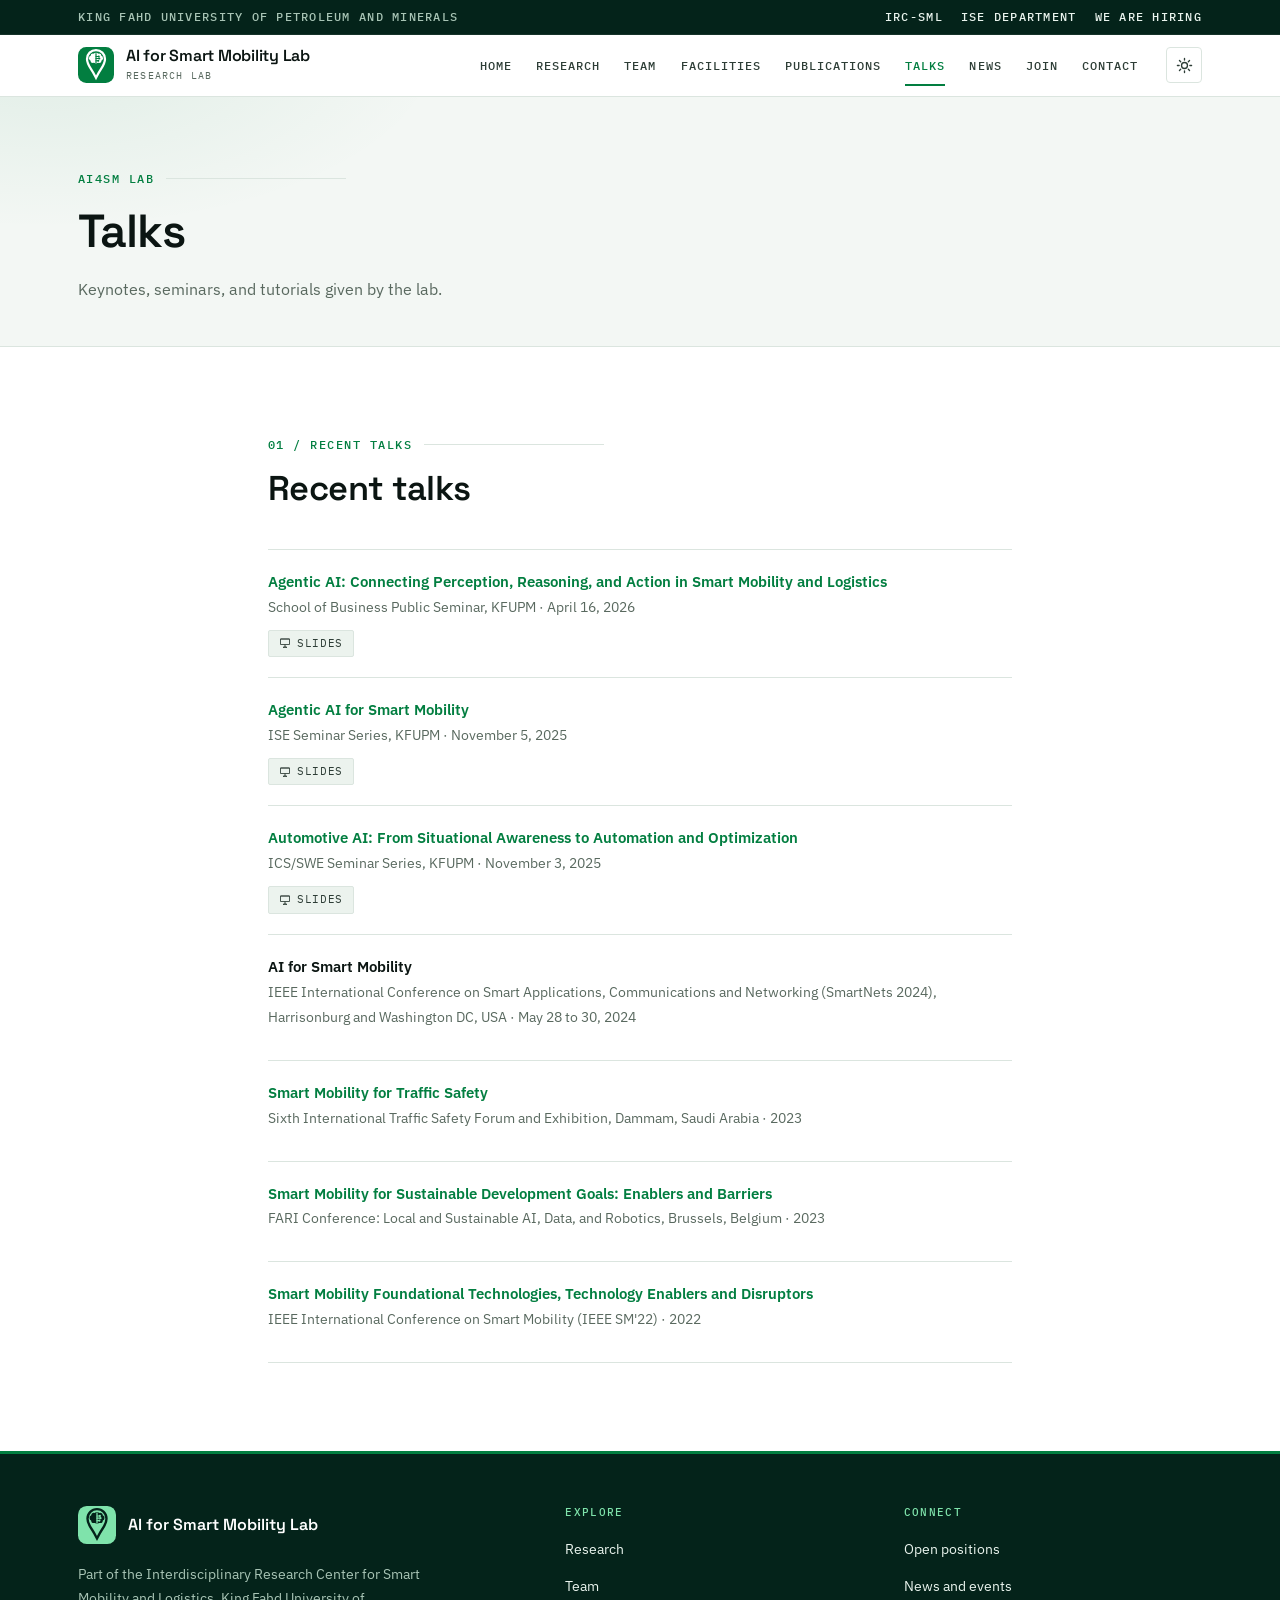
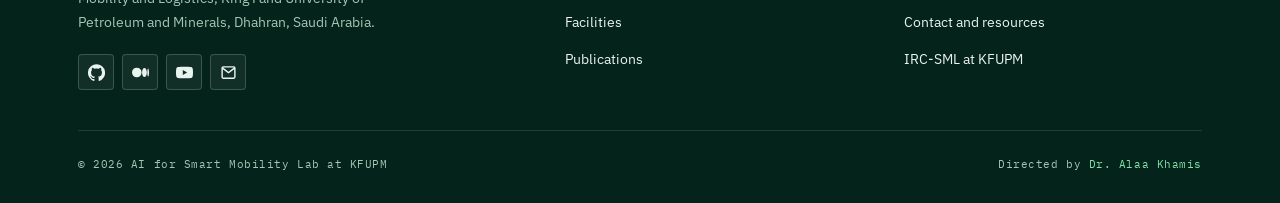
<file: talks.html>
<!DOCTYPE html>
<html lang="en">
<head>
<meta charset="utf-8">
<meta name="viewport" content="width=device-width, initial-scale=1">
<title>Talks | AI for Smart Mobility Lab</title>
<meta name="description" content="Keynote speeches, seminars, and tutorials given by the AI for Smart Mobility Lab.">
<meta name="keywords" content="AI for Smart Mobility, AI4SM, KFUPM, smart mobility, software-defined vehicles, agentic AI, seamless integrated mobility, last-mile delivery, intelligent transportation">
<link rel="canonical" href="https://ai4sm.org/talks.html">
<meta property="og:type" content="website">
<meta property="og:site_name" content="AI for Smart Mobility Lab at KFUPM">
<meta property="og:title" content="Talks | AI for Smart Mobility Lab">
<meta property="og:description" content="Keynote speeches, seminars, and tutorials given by the AI for Smart Mobility Lab.">
<meta property="og:url" content="https://ai4sm.org/talks.html">
<meta property="og:image" content="https://ai4sm.org/images/AV2.png">
<meta name="twitter:card" content="summary_large_image">
<meta name="theme-color" content="#027e40">
<link rel="icon" href="assets/img/mark.svg" type="image/svg+xml">
<link rel="preconnect" href="https://fonts.googleapis.com">
<link rel="preconnect" href="https://fonts.gstatic.com" crossorigin>
<link rel="stylesheet" href="https://fonts.googleapis.com/css2?family=IBM+Plex+Mono:wght@400;500&family=IBM+Plex+Sans:wght@400;500;600;700&family=Space+Grotesk:wght@500;600;700&display=swap">
<link rel="stylesheet" href="assets/css/style.css">
<script>
  // Set the theme before first paint so there is no flash of the wrong colors.
  (function () {
    try {
      var t = localStorage.getItem("theme");
      if (t === "light" || t === "dark") document.documentElement.setAttribute("data-theme", t);
    } catch (e) {}
  })();
</script>
</head>
<body>
<a class="skip-link" href="#main">Skip to content</a>

<div class="topbar">
  <div class="wrap mono">
    <span>King Fahd University of Petroleum and Minerals</span>
    <span class="topbar__right">
      <a href="https://ri.kfupm.edu.sa/irc-sml" target="_blank" rel="noopener noreferrer">IRC-SML</a>
      <a href="https://ise.kfupm.edu.sa/" target="_blank" rel="noopener noreferrer">ISE Department</a>
      <a href="join.html">We are hiring</a>
    </span>
  </div>
</div>

<header class="site-header">
  <div class="wrap">
    <a class="brand" href="index.html">
      <span class="brand__mark"><svg viewBox="0 0 48 48" aria-hidden="true"><rect width="48" height="48" rx="11" fill="currentColor"/><g class="glyph"><path d="M24 4c6.63 0 12 5.37 12 12 0 4.2-2.6 9.3-5.4 13.4C27.9 33.3 24 41 24 41s-3.9-7.7-6.6-11.6C14.6 25.3 12 20.2 12 16c0-6.63 5.37-12 12-12Z" fill="none" stroke="var(--accent-contrast)" stroke-width="3"/><g fill="var(--accent-contrast)"><circle cx="20" cy="11.8" r="3.2"/><circle cx="24" cy="10.8" r="3.3"/><circle cx="28" cy="11.8" r="3.2"/><circle cx="17.8" cy="15" r="3.2"/><circle cx="30.2" cy="15" r="3.2"/><circle cx="24" cy="14.8" r="3.6"/><circle cx="19.8" cy="18.2" r="3.2"/><circle cx="28.2" cy="18.2" r="3.2"/><circle cx="24" cy="18.8" r="3.3"/></g></g><g class="cut"><path d="M24 8.2V21.8" stroke="currentColor" stroke-width="1.6"/><path d="M24 12.6h3.6M24 18.4h3M24 15.4h4.4" fill="none" stroke="currentColor" stroke-width="1.5" stroke-linecap="round"/><g fill="currentColor"><circle cx="27.6" cy="12.6" r="1.4"/><circle cx="28.4" cy="15.4" r="1.4"/><circle cx="27" cy="18.4" r="1.4"/></g></g></svg></span>
      <span class="brand__text">
        <span class="brand__name">AI for Smart Mobility Lab</span>
        <span class="brand__sub">Research Lab</span>
      </span>
    </a>
    <nav class="nav" id="primary-nav" aria-label="Primary">
<a href="index.html">Home</a>
<a href="research.html">Research</a>
<a href="team.html">Team</a>
<a href="facilities.html">Facilities</a>
<a href="publications.html">Publications</a>
<a href="talks.html" aria-current="page">Talks</a>
<a href="news.html">News</a>
<a href="join.html">Join</a>
<a href="contact.html">Contact</a>
</nav>
    <button class="icon-btn theme-toggle" type="button" aria-label="Switch theme" aria-pressed="false"><svg class="sun" viewBox="0 0 24 24" fill="none" stroke="currentColor" stroke-width="1.9" stroke-linecap="round" aria-hidden="true"><circle cx="12" cy="12" r="4.2"/><path d="M12 2v2.4M12 19.6V22M2 12h2.4M19.6 12H22M4.9 4.9l1.7 1.7M17.4 17.4l1.7 1.7M19.1 4.9l-1.7 1.7M6.6 17.4l-1.7 1.7"/></svg><svg class="moon" viewBox="0 0 24 24" fill="currentColor" aria-hidden="true"><path d="M21 13.2A8.6 8.6 0 0 1 10.8 3 8.6 8.6 0 1 0 21 13.2Z"/></svg></button>
    <button class="icon-btn nav-toggle" type="button" aria-label="Toggle navigation" aria-expanded="false" aria-controls="primary-nav">
      <svg viewBox="0 0 24 24" fill="none" stroke="currentColor" stroke-width="2" stroke-linecap="round" aria-hidden="true"><path d="M3 6h18M3 12h18M3 18h18"/></svg>
    </button>
  </div>
</header>

<main id="main">
<section class="page-header">
  <div class="wrap">
    <div class="section__label">AI4SM Lab</div>
    <h1>Talks</h1>
    <p class="page-header__sub">Keynotes, seminars, and tutorials given by the lab.</p>
  </div>
</section>
<section class="section">
  <div class="wrap wrap--narrow">
    <div class="section__head"><div><div class="section__label">01 / RECENT TALKS</div><h2>Recent talks</h2></div><div></div></div>
<article class="pub"><p class="pub__cite"><em><a href="talks/Agentic_AI.pdf" target="_blank" rel="noopener noreferrer">Agentic AI: Connecting Perception, Reasoning, and Action in Smart Mobility and Logistics</a></em><br><span class="pub__venue">School of Business Public Seminar, KFUPM &middot; April 16, 2026</span></p><div class="pub__links"><a href="talks/Agentic_AI.pdf" target="_blank" rel="noopener noreferrer"><svg viewBox="0 0 24 24" fill="none" aria-hidden="true"><path d="M3 4h18v11H3zM3 4h18M12 15v3m-4 3h8l-4-3-4 3Z" fill="none" stroke="currentColor" stroke-width="1.7" stroke-linejoin="round"/></svg>Slides</a></div></article><article class="pub"><p class="pub__cite"><em><a href="talks/Agentic_AI_for_SM.pdf" target="_blank" rel="noopener noreferrer">Agentic AI for Smart Mobility</a></em><br><span class="pub__venue">ISE Seminar Series, KFUPM &middot; November 5, 2025</span></p><div class="pub__links"><a href="talks/Agentic_AI_for_SM.pdf" target="_blank" rel="noopener noreferrer"><svg viewBox="0 0 24 24" fill="none" aria-hidden="true"><path d="M3 4h18v11H3zM3 4h18M12 15v3m-4 3h8l-4-3-4 3Z" fill="none" stroke="currentColor" stroke-width="1.7" stroke-linejoin="round"/></svg>Slides</a></div></article><article class="pub"><p class="pub__cite"><em><a href="talks/Automotive_AI.pdf" target="_blank" rel="noopener noreferrer">Automotive AI: From Situational Awareness to Automation and Optimization</a></em><br><span class="pub__venue">ICS/SWE Seminar Series, KFUPM &middot; November 3, 2025</span></p><div class="pub__links"><a href="talks/Automotive_AI.pdf" target="_blank" rel="noopener noreferrer"><svg viewBox="0 0 24 24" fill="none" aria-hidden="true"><path d="M3 4h18v11H3zM3 4h18M12 15v3m-4 3h8l-4-3-4 3Z" fill="none" stroke="currentColor" stroke-width="1.7" stroke-linejoin="round"/></svg>Slides</a></div></article><article class="pub"><p class="pub__cite"><em>AI for Smart Mobility</em><br><span class="pub__venue">IEEE International Conference on Smart Applications, Communications and Networking (SmartNets 2024), Harrisonburg and Washington DC, USA &middot; May 28 to 30, 2024</span></p></article><article class="pub"><p class="pub__cite"><em><a href="https://www.researchgate.net/publication/376380220_Smart_Mobility_for_Traffic_Safety" target="_blank" rel="noopener noreferrer">Smart Mobility for Traffic Safety</a></em><br><span class="pub__venue">Sixth International Traffic Safety Forum and Exhibition, Dammam, Saudi Arabia &middot; 2023</span></p></article><article class="pub"><p class="pub__cite"><em><a href="https://www.researchgate.net/publication/374119615_Smart_Mobility_for_Sustainable_Development_Goals_Enablers_and_Barriers" target="_blank" rel="noopener noreferrer">Smart Mobility for Sustainable Development Goals: Enablers and Barriers</a></em><br><span class="pub__venue">FARI Conference: Local and Sustainable AI, Data, and Robotics, Brussels, Belgium &middot; 2023</span></p></article><article class="pub"><p class="pub__cite"><em><a href="https://www.researchgate.net/publication/359193494_Smart_Mobility_Foundational_Technologies_Technology_Enablers_and_Disruptors" target="_blank" rel="noopener noreferrer">Smart Mobility Foundational Technologies, Technology Enablers and Disruptors</a></em><br><span class="pub__venue">IEEE International Conference on Smart Mobility (IEEE SM'22) &middot; 2022</span></p></article>
  </div>
</section>

</main>

<footer class="site-footer">
  <div class="wrap">
    <div class="site-footer__grid">
      <div>
        <div class="site-footer__mark"><svg viewBox="0 0 48 48" aria-hidden="true"><rect width="48" height="48" rx="11" fill="currentColor"/><g class="glyph"><path d="M24 4c6.63 0 12 5.37 12 12 0 4.2-2.6 9.3-5.4 13.4C27.9 33.3 24 41 24 41s-3.9-7.7-6.6-11.6C14.6 25.3 12 20.2 12 16c0-6.63 5.37-12 12-12Z" fill="none" stroke="var(--accent-contrast)" stroke-width="3"/><g fill="var(--accent-contrast)"><circle cx="20" cy="11.8" r="3.2"/><circle cx="24" cy="10.8" r="3.3"/><circle cx="28" cy="11.8" r="3.2"/><circle cx="17.8" cy="15" r="3.2"/><circle cx="30.2" cy="15" r="3.2"/><circle cx="24" cy="14.8" r="3.6"/><circle cx="19.8" cy="18.2" r="3.2"/><circle cx="28.2" cy="18.2" r="3.2"/><circle cx="24" cy="18.8" r="3.3"/></g></g><g class="cut"><path d="M24 8.2V21.8" stroke="currentColor" stroke-width="1.6"/><path d="M24 12.6h3.6M24 18.4h3M24 15.4h4.4" fill="none" stroke="currentColor" stroke-width="1.5" stroke-linecap="round"/><g fill="currentColor"><circle cx="27.6" cy="12.6" r="1.4"/><circle cx="28.4" cy="15.4" r="1.4"/><circle cx="27" cy="18.4" r="1.4"/></g></g></svg><span>AI for Smart Mobility Lab</span></div>
        <p>Part of the Interdisciplinary Research Center for Smart Mobility and Logistics,
           King Fahd University of Petroleum and Minerals, Dhahran, Saudi Arabia.</p>
        <div class="social">
<a href="https://github.com/ai4smlab" target="_blank" rel="noopener noreferrer" aria-label="GitHub" title="GitHub"><svg viewBox="0 0 24 24" fill="currentColor" aria-hidden="true"><path d="M12 .5a12 12 0 0 0-3.79 23.4c.6.11.82-.26.82-.58v-2.2c-3.34.72-4.04-1.42-4.04-1.42-.55-1.4-1.34-1.77-1.34-1.77-1.09-.75.08-.73.08-.73 1.2.08 1.84 1.24 1.84 1.24 1.07 1.84 2.81 1.31 3.5 1 .1-.78.42-1.31.76-1.61-2.67-.3-5.47-1.34-5.47-5.96 0-1.32.47-2.39 1.24-3.23-.12-.3-.54-1.53.12-3.18 0 0 1.01-.32 3.3 1.23a11.4 11.4 0 0 1 6.01 0c2.29-1.55 3.3-1.23 3.3-1.23.66 1.65.24 2.88.12 3.18.77.84 1.24 1.91 1.24 3.23 0 4.63-2.81 5.65-5.49 5.95.43.37.82 1.1.82 2.22v3.29c0 .32.21.7.83.58A12 12 0 0 0 12 .5Z"/></svg></a>
<a href="https://medium.com/ai4sm" target="_blank" rel="noopener noreferrer" aria-label="Medium publication" title="Medium publication"><svg viewBox="0 0 24 24" fill="currentColor" aria-hidden="true"><path d="M13.54 12a6.8 6.8 0 0 1-6.77 6.82A6.8 6.8 0 0 1 0 12a6.8 6.8 0 0 1 6.77-6.82A6.8 6.8 0 0 1 13.54 12ZM20.96 12c0 3.54-1.51 6.42-3.38 6.42S14.2 15.54 14.2 12s1.51-6.42 3.38-6.42S20.96 8.46 20.96 12ZM24 12c0 3.17-.53 5.75-1.19 5.75-.66 0-1.19-2.58-1.19-5.75s.53-5.75 1.19-5.75C23.47 6.25 24 8.83 24 12Z"/></svg></a>
<a href="https://www.youtube.com/@AI4SM_lab" target="_blank" rel="noopener noreferrer" aria-label="YouTube channel" title="YouTube channel"><svg viewBox="0 0 24 24" fill="currentColor" aria-hidden="true"><path d="M23.5 6.5a3 3 0 0 0-2.1-2.1C19.5 3.9 12 3.9 12 3.9s-7.5 0-9.4.5A3 3 0 0 0 .5 6.5C0 8.4 0 12 0 12s0 3.6.5 5.5a3 3 0 0 0 2.1 2.1c1.9.5 9.4.5 9.4.5s7.5 0 9.4-.5a3 3 0 0 0 2.1-2.1c.5-1.9.5-5.5.5-5.5s0-3.6-.5-5.5ZM9.6 15.6V8.4l6.2 3.6-6.2 3.6Z"/></svg></a>
<a href="mailto:alaa.rashwan@kfupm.edu.sa" aria-label="Email" title="Email"><svg viewBox="0 0 24 24" fill="currentColor" aria-hidden="true"><path d="M2 5.5A2.5 2.5 0 0 1 4.5 3h15A2.5 2.5 0 0 1 22 5.5v13a2.5 2.5 0 0 1-2.5 2.5h-15A2.5 2.5 0 0 1 2 18.5v-13Zm2.3-.5 7.7 5.9L19.7 5H4.3ZM20 7.3l-7.4 5.66a1 1 0 0 1-1.2 0L4 7.3V18.5c0 .28.22.5.5.5h15a.5.5 0 0 0 .5-.5V7.3Z"/></svg></a>
</div>
      </div>
      <div>
        <h4>Explore</h4>
        <ul class="footer-links">
          <li><a href="research.html">Research</a></li>
          <li><a href="team.html">Team</a></li>
          <li><a href="facilities.html">Facilities</a></li>
          <li><a href="publications.html">Publications</a></li>
        </ul>
      </div>
      <div>
        <h4>Connect</h4>
        <ul class="footer-links">
          <li><a href="join.html">Open positions</a></li>
          <li><a href="news.html">News and events</a></li>
          <li><a href="contact.html">Contact and resources</a></li>
          <li><a href="https://ri.kfupm.edu.sa/irc-sml" target="_blank" rel="noopener noreferrer">IRC-SML at KFUPM</a></li>
        </ul>
      </div>
    </div>
    <div class="site-footer__bottom">
      <span>&copy; <span id="year">2026</span> AI for Smart Mobility Lab at KFUPM</span>
      <span>Directed by <a href="https://alaakhamis.org/" target="_blank" rel="noopener noreferrer">Dr. Alaa Khamis</a></span>
    </div>
  </div>
</footer>

<button class="to-top" type="button" aria-label="Back to top">
  <svg viewBox="0 0 24 24" fill="none" stroke="currentColor" stroke-width="2" stroke-linecap="round" stroke-linejoin="round" aria-hidden="true"><path d="M12 19V5M5 12l7-7 7 7"/></svg>
</button>

<script>document.getElementById("year").textContent = new Date().getFullYear();</script>
<script src="assets/js/main.js"></script>
</body>
</html>
</file>
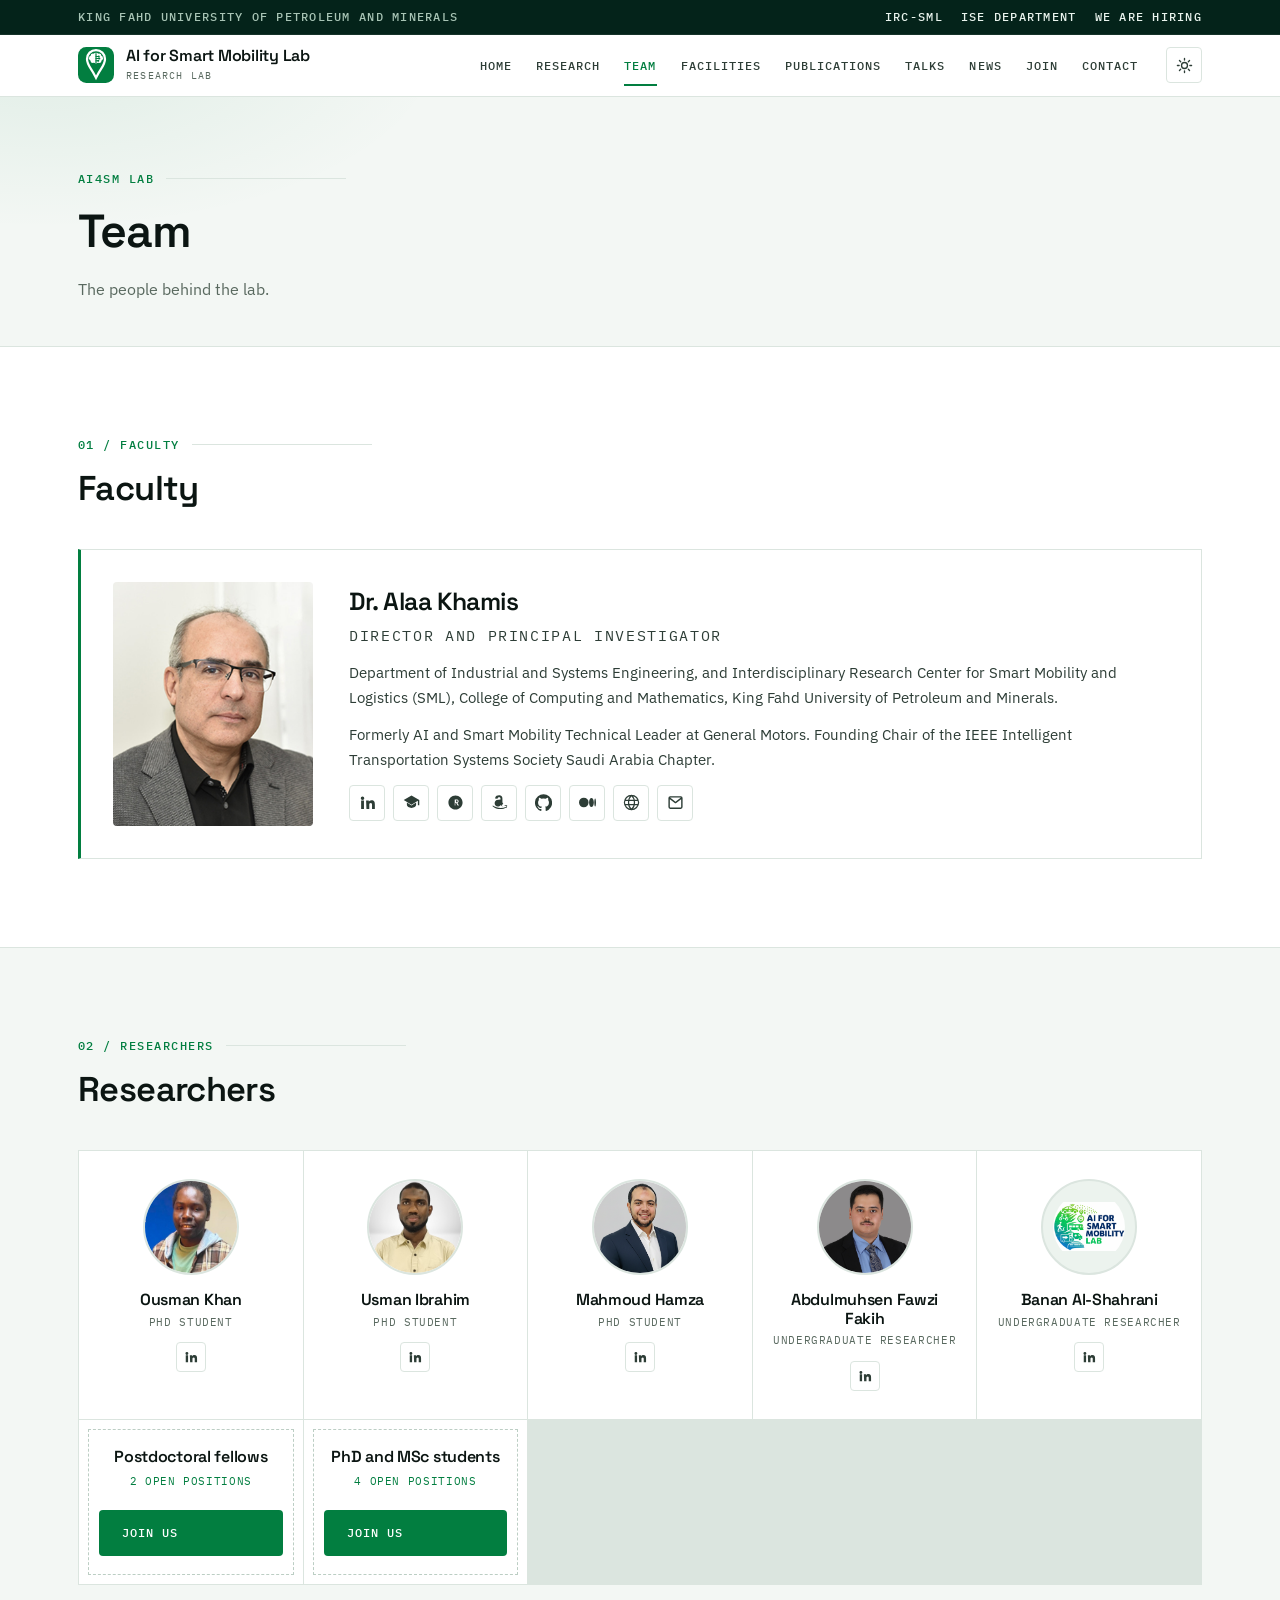
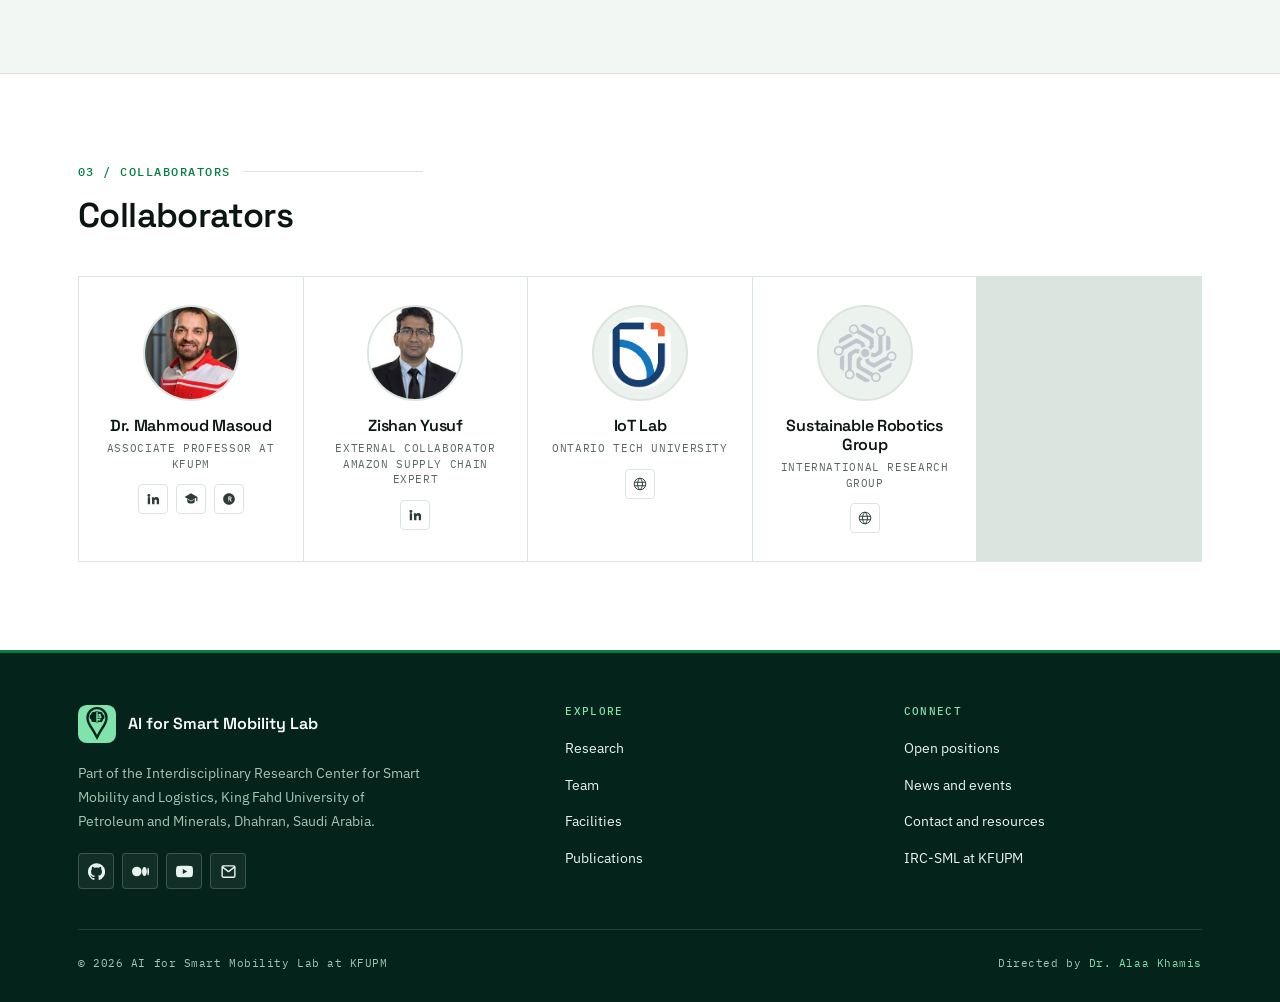
<file: team.html>
<!DOCTYPE html>
<html lang="en">
<head>
<meta charset="utf-8">
<meta name="viewport" content="width=device-width, initial-scale=1">
<title>Team | AI for Smart Mobility Lab</title>
<meta name="description" content="Faculty, researchers, students, and collaborators of the AI for Smart Mobility Lab at KFUPM.">
<meta name="keywords" content="AI for Smart Mobility, AI4SM, KFUPM, smart mobility, software-defined vehicles, agentic AI, seamless integrated mobility, last-mile delivery, intelligent transportation">
<link rel="canonical" href="https://ai4sm.org/team.html">
<meta property="og:type" content="website">
<meta property="og:site_name" content="AI for Smart Mobility Lab at KFUPM">
<meta property="og:title" content="Team | AI for Smart Mobility Lab">
<meta property="og:description" content="Faculty, researchers, students, and collaborators of the AI for Smart Mobility Lab at KFUPM.">
<meta property="og:url" content="https://ai4sm.org/team.html">
<meta property="og:image" content="https://ai4sm.org/images/AV2.png">
<meta name="twitter:card" content="summary_large_image">
<meta name="theme-color" content="#027e40">
<link rel="icon" href="assets/img/mark.svg" type="image/svg+xml">
<link rel="preconnect" href="https://fonts.googleapis.com">
<link rel="preconnect" href="https://fonts.gstatic.com" crossorigin>
<link rel="stylesheet" href="https://fonts.googleapis.com/css2?family=IBM+Plex+Mono:wght@400;500&family=IBM+Plex+Sans:wght@400;500;600;700&family=Space+Grotesk:wght@500;600;700&display=swap">
<link rel="stylesheet" href="assets/css/style.css">
<script>
  // Set the theme before first paint so there is no flash of the wrong colors.
  (function () {
    try {
      var t = localStorage.getItem("theme");
      if (t === "light" || t === "dark") document.documentElement.setAttribute("data-theme", t);
    } catch (e) {}
  })();
</script>
</head>
<body>
<a class="skip-link" href="#main">Skip to content</a>

<div class="topbar">
  <div class="wrap mono">
    <span>King Fahd University of Petroleum and Minerals</span>
    <span class="topbar__right">
      <a href="https://ri.kfupm.edu.sa/irc-sml" target="_blank" rel="noopener noreferrer">IRC-SML</a>
      <a href="https://ise.kfupm.edu.sa/" target="_blank" rel="noopener noreferrer">ISE Department</a>
      <a href="join.html">We are hiring</a>
    </span>
  </div>
</div>

<header class="site-header">
  <div class="wrap">
    <a class="brand" href="index.html">
      <span class="brand__mark"><svg viewBox="0 0 48 48" aria-hidden="true"><rect width="48" height="48" rx="11" fill="currentColor"/><g class="glyph"><path d="M24 4c6.63 0 12 5.37 12 12 0 4.2-2.6 9.3-5.4 13.4C27.9 33.3 24 41 24 41s-3.9-7.7-6.6-11.6C14.6 25.3 12 20.2 12 16c0-6.63 5.37-12 12-12Z" fill="none" stroke="var(--accent-contrast)" stroke-width="3"/><g fill="var(--accent-contrast)"><circle cx="20" cy="11.8" r="3.2"/><circle cx="24" cy="10.8" r="3.3"/><circle cx="28" cy="11.8" r="3.2"/><circle cx="17.8" cy="15" r="3.2"/><circle cx="30.2" cy="15" r="3.2"/><circle cx="24" cy="14.8" r="3.6"/><circle cx="19.8" cy="18.2" r="3.2"/><circle cx="28.2" cy="18.2" r="3.2"/><circle cx="24" cy="18.8" r="3.3"/></g></g><g class="cut"><path d="M24 8.2V21.8" stroke="currentColor" stroke-width="1.6"/><path d="M24 12.6h3.6M24 18.4h3M24 15.4h4.4" fill="none" stroke="currentColor" stroke-width="1.5" stroke-linecap="round"/><g fill="currentColor"><circle cx="27.6" cy="12.6" r="1.4"/><circle cx="28.4" cy="15.4" r="1.4"/><circle cx="27" cy="18.4" r="1.4"/></g></g></svg></span>
      <span class="brand__text">
        <span class="brand__name">AI for Smart Mobility Lab</span>
        <span class="brand__sub">Research Lab</span>
      </span>
    </a>
    <nav class="nav" id="primary-nav" aria-label="Primary">
<a href="index.html">Home</a>
<a href="research.html">Research</a>
<a href="team.html" aria-current="page">Team</a>
<a href="facilities.html">Facilities</a>
<a href="publications.html">Publications</a>
<a href="talks.html">Talks</a>
<a href="news.html">News</a>
<a href="join.html">Join</a>
<a href="contact.html">Contact</a>
</nav>
    <button class="icon-btn theme-toggle" type="button" aria-label="Switch theme" aria-pressed="false"><svg class="sun" viewBox="0 0 24 24" fill="none" stroke="currentColor" stroke-width="1.9" stroke-linecap="round" aria-hidden="true"><circle cx="12" cy="12" r="4.2"/><path d="M12 2v2.4M12 19.6V22M2 12h2.4M19.6 12H22M4.9 4.9l1.7 1.7M17.4 17.4l1.7 1.7M19.1 4.9l-1.7 1.7M6.6 17.4l-1.7 1.7"/></svg><svg class="moon" viewBox="0 0 24 24" fill="currentColor" aria-hidden="true"><path d="M21 13.2A8.6 8.6 0 0 1 10.8 3 8.6 8.6 0 1 0 21 13.2Z"/></svg></button>
    <button class="icon-btn nav-toggle" type="button" aria-label="Toggle navigation" aria-expanded="false" aria-controls="primary-nav">
      <svg viewBox="0 0 24 24" fill="none" stroke="currentColor" stroke-width="2" stroke-linecap="round" aria-hidden="true"><path d="M3 6h18M3 12h18M3 18h18"/></svg>
    </button>
  </div>
</header>

<main id="main">
<section class="page-header">
  <div class="wrap">
    <div class="section__label">AI4SM Lab</div>
    <h1>Team</h1>
    <p class="page-header__sub">The people behind the lab.</p>
  </div>
</section>
<section class="section">
  <div class="wrap">
    <div class="section__head"><div><div class="section__label">01 / FACULTY</div><h2>Faculty</h2></div><div></div></div>
<div class="lead">
  <img src="images/AlaaKhamis.png" alt="Portrait of Dr. Alaa Khamis">
  <div>
    <h3>Dr. Alaa Khamis</h3>
    <p class="lead__role">Director and Principal Investigator</p>
    <p>Department of Industrial and Systems Engineering, and Interdisciplinary Research Center for
       Smart Mobility and Logistics (SML), College of Computing and Mathematics, King Fahd University
       of Petroleum and Minerals.</p>
    <p>Formerly AI and Smart Mobility Technical Leader at General Motors. Founding Chair of the IEEE
       Intelligent Transportation Systems Society Saudi Arabia Chapter.</p>
    <div class="social"><a href="https://www.linkedin.com/in/alaakhamis/" target="_blank" rel="noopener noreferrer" aria-label="linkedin"><svg viewBox="0 0 24 24" fill="currentColor" aria-hidden="true"><path d="M4.98 3.5a2.5 2.5 0 1 1 0 5 2.5 2.5 0 0 1 0-5ZM3 9h4v12H3zM10 9h3.8v1.7h.05c.53-1 1.83-2.05 3.77-2.05 4.03 0 4.78 2.6 4.78 6V21h-4v-5.3c0-1.27-.02-2.9-1.8-2.9-1.8 0-2.08 1.38-2.08 2.8V21h-4z"/></svg></a><a href="https://scholar.google.ca/citations?user=btM72xsAAAAJ&hl=en" target="_blank" rel="noopener noreferrer" aria-label="scholar"><svg viewBox="0 0 24 24" fill="currentColor" aria-hidden="true"><path d="M12 2 1 8.5 12 15l9-5.32V16h2V8.5L12 2Z"/><path d="M5.5 12.1v3.6c0 2.2 2.9 4 6.5 4s6.5-1.8 6.5-4v-3.6L12 16.2l-6.5-4.1Z"/></svg></a><a href="https://www.researchgate.net/profile/Alaa-Khamis" target="_blank" rel="noopener noreferrer" aria-label="researchgate"><svg viewBox="0 0 24 24" fill="currentColor" aria-hidden="true"><path d="M12 2C6.48 2 2 6.48 2 12s4.48 10 10 10 10-4.48 10-10S17.52 2 12 2Zm-1.1 5.6h2.5c1.9 0 3 .95 3 2.55 0 1.2-.66 2.05-1.7 2.4l2.2 3.85h-1.9l-2-3.6h-1.2v3.6H10.9V7.6Zm1.9 1.35v2.55h.85c.95 0 1.45-.45 1.45-1.3 0-.83-.5-1.25-1.45-1.25h-.85Z"/></svg></a><a href="https://amazon.com/author/alaakhamis" target="_blank" rel="noopener noreferrer" aria-label="amazon"><svg viewBox="0 0 24 24" fill="currentColor" aria-hidden="true"><path d="M2.6 16.2c3.2 2.3 7.2 3.5 11 3.5 2.6 0 5.4-.55 8.1-1.7.4-.17.74.27.35.57-2.4 1.8-5.9 2.75-8.9 2.75-4.2 0-8-1.55-10.9-4.15-.23-.2-.03-.5.35-.97Zm19.2.9c-.3-.4-2-.2-2.8-.1-.24.03-.28-.18-.06-.34 1.36-.95 3.58-.68 3.84-.36.26.33-.07 2.56-1.34 3.63-.2.16-.38.07-.3-.14.28-.7.9-2.28.66-2.69ZM13.4 10.5c0 1.1.03 2-.53 2.97-.45.78-1.16 1.26-1.96 1.26-1.08 0-1.72-.83-1.72-2.06 0-2.42 2.17-2.86 4.21-2.86v.69Zm2.83 6.85a.58.58 0 0 1-.66.07c-.93-.77-1.1-1.13-1.6-1.86-1.54 1.57-2.63 2.04-4.62 2.04-2.36 0-4.2-1.46-4.2-4.37 0-2.28 1.24-3.83 3-4.59 1.53-.67 3.67-.79 5.3-.97v-.36c0-.67.05-1.46-.34-2.03-.34-.52-1-.73-1.57-.73-1.07 0-2.02.55-2.25 1.68-.05.25-.23.5-.48.51l-2.7-.29c-.23-.05-.48-.23-.41-.58C6.32 2.68 8.94 1.8 11.3 1.8c1.2 0 2.78.32 3.73 1.23 1.2 1.13 1.09 2.63 1.09 4.27v3.86c0 1.16.48 1.67.93 2.3.16.22.2.49-.01.65-.5.42-1.4 1.2-1.9 1.64l-.01-.01Z"/></svg></a><a href="https://github.com/Dr-AlaaKhamis" target="_blank" rel="noopener noreferrer" aria-label="github"><svg viewBox="0 0 24 24" fill="currentColor" aria-hidden="true"><path d="M12 .5a12 12 0 0 0-3.79 23.4c.6.11.82-.26.82-.58v-2.2c-3.34.72-4.04-1.42-4.04-1.42-.55-1.4-1.34-1.77-1.34-1.77-1.09-.75.08-.73.08-.73 1.2.08 1.84 1.24 1.84 1.24 1.07 1.84 2.81 1.31 3.5 1 .1-.78.42-1.31.76-1.61-2.67-.3-5.47-1.34-5.47-5.96 0-1.32.47-2.39 1.24-3.23-.12-.3-.54-1.53.12-3.18 0 0 1.01-.32 3.3 1.23a11.4 11.4 0 0 1 6.01 0c2.29-1.55 3.3-1.23 3.3-1.23.66 1.65.24 2.88.12 3.18.77.84 1.24 1.91 1.24 3.23 0 4.63-2.81 5.65-5.49 5.95.43.37.82 1.1.82 2.22v3.29c0 .32.21.7.83.58A12 12 0 0 0 12 .5Z"/></svg></a><a href="https://medium.com/@alaakhamis" target="_blank" rel="noopener noreferrer" aria-label="medium"><svg viewBox="0 0 24 24" fill="currentColor" aria-hidden="true"><path d="M13.54 12a6.8 6.8 0 0 1-6.77 6.82A6.8 6.8 0 0 1 0 12a6.8 6.8 0 0 1 6.77-6.82A6.8 6.8 0 0 1 13.54 12ZM20.96 12c0 3.54-1.51 6.42-3.38 6.42S14.2 15.54 14.2 12s1.51-6.42 3.38-6.42S20.96 8.46 20.96 12ZM24 12c0 3.17-.53 5.75-1.19 5.75-.66 0-1.19-2.58-1.19-5.75s.53-5.75 1.19-5.75C23.47 6.25 24 8.83 24 12Z"/></svg></a><a href="https://alaakhamis.org/" target="_blank" rel="noopener noreferrer" aria-label="web"><svg viewBox="0 0 24 24" fill="none" aria-hidden="true"><path d="M12 2a10 10 0 1 0 0 20 10 10 0 0 0 0-20Zm0 0c2.8 2.6 4.2 6 4.2 10S14.8 19.4 12 22c-2.8-2.6-4.2-6-4.2-10S9.2 4.6 12 2ZM2.5 9h19M2.5 15h19" fill="none" stroke="currentColor" stroke-width="1.7"/></svg></a><a href="mailto:alaa.rashwan@kfupm.edu.sa" aria-label="email"><svg viewBox="0 0 24 24" fill="currentColor" aria-hidden="true"><path d="M2 5.5A2.5 2.5 0 0 1 4.5 3h15A2.5 2.5 0 0 1 22 5.5v13a2.5 2.5 0 0 1-2.5 2.5h-15A2.5 2.5 0 0 1 2 18.5v-13Zm2.3-.5 7.7 5.9L19.7 5H4.3ZM20 7.3l-7.4 5.66a1 1 0 0 1-1.2 0L4 7.3V18.5c0 .28.22.5.5.5h15a.5.5 0 0 0 .5-.5V7.3Z"/></svg></a></div>
  </div>
</div>
  </div>
</section>
<section class="section section--alt">
  <div class="wrap">
    <div class="section__head"><div><div class="section__label">02 / RESEARCHERS</div><h2>Researchers</h2></div><div></div></div>
<div class="team-grid"><article class="person"><img class="person__photo" src="images/team/Ousman.jpeg" alt="Ousman Khan" loading="lazy"><h3>Ousman Khan</h3><p>PhD Student</p><div class="social"><a href="https://www.linkedin.com/in/ousman-khan-ab3696146/" target="_blank" rel="noopener noreferrer" aria-label="linkedin of Ousman Khan"><svg viewBox="0 0 24 24" fill="currentColor" aria-hidden="true"><path d="M4.98 3.5a2.5 2.5 0 1 1 0 5 2.5 2.5 0 0 1 0-5ZM3 9h4v12H3zM10 9h3.8v1.7h.05c.53-1 1.83-2.05 3.77-2.05 4.03 0 4.78 2.6 4.78 6V21h-4v-5.3c0-1.27-.02-2.9-1.8-2.9-1.8 0-2.08 1.38-2.08 2.8V21h-4z"/></svg></a></div></article><article class="person"><img class="person__photo" src="images/team/Usman.png" alt="Usman Ibrahim" loading="lazy"><h3>Usman Ibrahim</h3><p>PhD Student</p><div class="social"><a href="https://www.linkedin.com/in/usman-ibrahim-314a54277" target="_blank" rel="noopener noreferrer" aria-label="linkedin of Usman Ibrahim"><svg viewBox="0 0 24 24" fill="currentColor" aria-hidden="true"><path d="M4.98 3.5a2.5 2.5 0 1 1 0 5 2.5 2.5 0 0 1 0-5ZM3 9h4v12H3zM10 9h3.8v1.7h.05c.53-1 1.83-2.05 3.77-2.05 4.03 0 4.78 2.6 4.78 6V21h-4v-5.3c0-1.27-.02-2.9-1.8-2.9-1.8 0-2.08 1.38-2.08 2.8V21h-4z"/></svg></a></div></article><article class="person"><img class="person__photo" src="images/team/Mahmoud.png" alt="Mahmoud Hamza" loading="lazy"><h3>Mahmoud Hamza</h3><p>PhD Student</p><div class="social"><a href="https://www.linkedin.com/in/mahmoudhamza2020/" target="_blank" rel="noopener noreferrer" aria-label="linkedin of Mahmoud Hamza"><svg viewBox="0 0 24 24" fill="currentColor" aria-hidden="true"><path d="M4.98 3.5a2.5 2.5 0 1 1 0 5 2.5 2.5 0 0 1 0-5ZM3 9h4v12H3zM10 9h3.8v1.7h.05c.53-1 1.83-2.05 3.77-2.05 4.03 0 4.78 2.6 4.78 6V21h-4v-5.3c0-1.27-.02-2.9-1.8-2.9-1.8 0-2.08 1.38-2.08 2.8V21h-4z"/></svg></a></div></article><article class="person"><img class="person__photo" src="images/team/Muhsen.jpg" alt="Abdulmuhsen Fawzi Fakih" loading="lazy"><h3>Abdulmuhsen Fawzi Fakih</h3><p>Undergraduate Researcher</p><div class="social"><a href="https://www.linkedin.com/in/abdulmuhsen-fakih/" target="_blank" rel="noopener noreferrer" aria-label="linkedin of Abdulmuhsen Fawzi Fakih"><svg viewBox="0 0 24 24" fill="currentColor" aria-hidden="true"><path d="M4.98 3.5a2.5 2.5 0 1 1 0 5 2.5 2.5 0 0 1 0-5ZM3 9h4v12H3zM10 9h3.8v1.7h.05c.53-1 1.83-2.05 3.77-2.05 4.03 0 4.78 2.6 4.78 6V21h-4v-5.3c0-1.27-.02-2.9-1.8-2.9-1.8 0-2.08 1.38-2.08 2.8V21h-4z"/></svg></a></div></article><article class="person"><img class="person__photo person__photo--contain" src="images/AI4SM_lab.png" alt="Banan Al-Shahrani" loading="lazy"><h3>Banan Al-Shahrani</h3><p>Undergraduate Researcher</p><div class="social"><a href="https://www.linkedin.com/in/banan-abdullah-2100a7336/" target="_blank" rel="noopener noreferrer" aria-label="linkedin of Banan Al-Shahrani"><svg viewBox="0 0 24 24" fill="currentColor" aria-hidden="true"><path d="M4.98 3.5a2.5 2.5 0 1 1 0 5 2.5 2.5 0 0 1 0-5ZM3 9h4v12H3zM10 9h3.8v1.7h.05c.53-1 1.83-2.05 3.77-2.05 4.03 0 4.78 2.6 4.78 6V21h-4v-5.3c0-1.27-.02-2.9-1.8-2.9-1.8 0-2.08 1.38-2.08 2.8V21h-4z"/></svg></a></div></article><article class="vacancy"><h3>Postdoctoral fellows</h3><p>2 open positions</p><a class="btn btn--primary" href="join.html">Join us</a></article><article class="vacancy"><h3>PhD and MSc students</h3><p>4 open positions</p><a class="btn btn--primary" href="join.html">Join us</a></article></div>
  </div>
</section>
<section class="section">
  <div class="wrap">
    <div class="section__head"><div><div class="section__label">03 / COLLABORATORS</div><h2>Collaborators</h2></div><div></div></div>
<div class="team-grid"><article class="person"><img class="person__photo" src="images/team/Dr_Masoud.jpg" alt="Dr. Mahmoud Masoud" loading="lazy"><h3>Dr. Mahmoud Masoud</h3><p>Associate Professor at KFUPM</p><div class="social"><a href="https://www.linkedin.com/in/mahmoud-masoud-74195016b/" target="_blank" rel="noopener noreferrer" aria-label="linkedin of Dr. Mahmoud Masoud"><svg viewBox="0 0 24 24" fill="currentColor" aria-hidden="true"><path d="M4.98 3.5a2.5 2.5 0 1 1 0 5 2.5 2.5 0 0 1 0-5ZM3 9h4v12H3zM10 9h3.8v1.7h.05c.53-1 1.83-2.05 3.77-2.05 4.03 0 4.78 2.6 4.78 6V21h-4v-5.3c0-1.27-.02-2.9-1.8-2.9-1.8 0-2.08 1.38-2.08 2.8V21h-4z"/></svg></a><a href="https://scholar.google.com/citations?user=9aaJNEkAAAAJ&hl=en" target="_blank" rel="noopener noreferrer" aria-label="scholar of Dr. Mahmoud Masoud"><svg viewBox="0 0 24 24" fill="currentColor" aria-hidden="true"><path d="M12 2 1 8.5 12 15l9-5.32V16h2V8.5L12 2Z"/><path d="M5.5 12.1v3.6c0 2.2 2.9 4 6.5 4s6.5-1.8 6.5-4v-3.6L12 16.2l-6.5-4.1Z"/></svg></a><a href="https://www.researchgate.net/profile/Mahmoud-Masoud-3" target="_blank" rel="noopener noreferrer" aria-label="researchgate of Dr. Mahmoud Masoud"><svg viewBox="0 0 24 24" fill="currentColor" aria-hidden="true"><path d="M12 2C6.48 2 2 6.48 2 12s4.48 10 10 10 10-4.48 10-10S17.52 2 12 2Zm-1.1 5.6h2.5c1.9 0 3 .95 3 2.55 0 1.2-.66 2.05-1.7 2.4l2.2 3.85h-1.9l-2-3.6h-1.2v3.6H10.9V7.6Zm1.9 1.35v2.55h.85c.95 0 1.45-.45 1.45-1.3 0-.83-.5-1.25-1.45-1.25h-.85Z"/></svg></a></div></article><article class="person"><img class="person__photo" src="images/team/Zishan.png" alt="Zishan Yusuf" loading="lazy"><h3>Zishan Yusuf</h3><p>External collaborator<br>Amazon supply chain expert</p><div class="social"><a href="https://www.linkedin.com/in/zishan-yusuf/" target="_blank" rel="noopener noreferrer" aria-label="linkedin of Zishan Yusuf"><svg viewBox="0 0 24 24" fill="currentColor" aria-hidden="true"><path d="M4.98 3.5a2.5 2.5 0 1 1 0 5 2.5 2.5 0 0 1 0-5ZM3 9h4v12H3zM10 9h3.8v1.7h.05c.53-1 1.83-2.05 3.77-2.05 4.03 0 4.78 2.6 4.78 6V21h-4v-5.3c0-1.27-.02-2.9-1.8-2.9-1.8 0-2.08 1.38-2.08 2.8V21h-4z"/></svg></a></div></article><article class="person"><img class="person__photo person__photo--contain" src="images/OTU.png" alt="IoT Lab" loading="lazy"><h3>IoT Lab</h3><p>Ontario Tech University</p><div class="social"><a href="https://iotresearchlab.ca/" target="_blank" rel="noopener noreferrer" aria-label="web of IoT Lab"><svg viewBox="0 0 24 24" fill="none" aria-hidden="true"><path d="M12 2a10 10 0 1 0 0 20 10 10 0 0 0 0-20Zm0 0c2.8 2.6 4.2 6 4.2 10S14.8 19.4 12 22c-2.8-2.6-4.2-6-4.2-10S9.2 4.6 12 2ZM2.5 9h19M2.5 15h19" fill="none" stroke="currentColor" stroke-width="1.7"/></svg></a></div></article><article class="person"><img class="person__photo person__photo--contain" src="images/SusRobotics.png" alt="Sustainable Robotics Group" loading="lazy"><h3>Sustainable Robotics Group</h3><p>International research group</p><div class="social"><a href="https://www.sustainablerobotics.org/" target="_blank" rel="noopener noreferrer" aria-label="web of Sustainable Robotics Group"><svg viewBox="0 0 24 24" fill="none" aria-hidden="true"><path d="M12 2a10 10 0 1 0 0 20 10 10 0 0 0 0-20Zm0 0c2.8 2.6 4.2 6 4.2 10S14.8 19.4 12 22c-2.8-2.6-4.2-6-4.2-10S9.2 4.6 12 2ZM2.5 9h19M2.5 15h19" fill="none" stroke="currentColor" stroke-width="1.7"/></svg></a></div></article></div>
  </div>
</section>

</main>

<footer class="site-footer">
  <div class="wrap">
    <div class="site-footer__grid">
      <div>
        <div class="site-footer__mark"><svg viewBox="0 0 48 48" aria-hidden="true"><rect width="48" height="48" rx="11" fill="currentColor"/><g class="glyph"><path d="M24 4c6.63 0 12 5.37 12 12 0 4.2-2.6 9.3-5.4 13.4C27.9 33.3 24 41 24 41s-3.9-7.7-6.6-11.6C14.6 25.3 12 20.2 12 16c0-6.63 5.37-12 12-12Z" fill="none" stroke="var(--accent-contrast)" stroke-width="3"/><g fill="var(--accent-contrast)"><circle cx="20" cy="11.8" r="3.2"/><circle cx="24" cy="10.8" r="3.3"/><circle cx="28" cy="11.8" r="3.2"/><circle cx="17.8" cy="15" r="3.2"/><circle cx="30.2" cy="15" r="3.2"/><circle cx="24" cy="14.8" r="3.6"/><circle cx="19.8" cy="18.2" r="3.2"/><circle cx="28.2" cy="18.2" r="3.2"/><circle cx="24" cy="18.8" r="3.3"/></g></g><g class="cut"><path d="M24 8.2V21.8" stroke="currentColor" stroke-width="1.6"/><path d="M24 12.6h3.6M24 18.4h3M24 15.4h4.4" fill="none" stroke="currentColor" stroke-width="1.5" stroke-linecap="round"/><g fill="currentColor"><circle cx="27.6" cy="12.6" r="1.4"/><circle cx="28.4" cy="15.4" r="1.4"/><circle cx="27" cy="18.4" r="1.4"/></g></g></svg><span>AI for Smart Mobility Lab</span></div>
        <p>Part of the Interdisciplinary Research Center for Smart Mobility and Logistics,
           King Fahd University of Petroleum and Minerals, Dhahran, Saudi Arabia.</p>
        <div class="social">
<a href="https://github.com/ai4smlab" target="_blank" rel="noopener noreferrer" aria-label="GitHub" title="GitHub"><svg viewBox="0 0 24 24" fill="currentColor" aria-hidden="true"><path d="M12 .5a12 12 0 0 0-3.79 23.4c.6.11.82-.26.82-.58v-2.2c-3.34.72-4.04-1.42-4.04-1.42-.55-1.4-1.34-1.77-1.34-1.77-1.09-.75.08-.73.08-.73 1.2.08 1.84 1.24 1.84 1.24 1.07 1.84 2.81 1.31 3.5 1 .1-.78.42-1.31.76-1.61-2.67-.3-5.47-1.34-5.47-5.96 0-1.32.47-2.39 1.24-3.23-.12-.3-.54-1.53.12-3.18 0 0 1.01-.32 3.3 1.23a11.4 11.4 0 0 1 6.01 0c2.29-1.55 3.3-1.23 3.3-1.23.66 1.65.24 2.88.12 3.18.77.84 1.24 1.91 1.24 3.23 0 4.63-2.81 5.65-5.49 5.95.43.37.82 1.1.82 2.22v3.29c0 .32.21.7.83.58A12 12 0 0 0 12 .5Z"/></svg></a>
<a href="https://medium.com/ai4sm" target="_blank" rel="noopener noreferrer" aria-label="Medium publication" title="Medium publication"><svg viewBox="0 0 24 24" fill="currentColor" aria-hidden="true"><path d="M13.54 12a6.8 6.8 0 0 1-6.77 6.82A6.8 6.8 0 0 1 0 12a6.8 6.8 0 0 1 6.77-6.82A6.8 6.8 0 0 1 13.54 12ZM20.96 12c0 3.54-1.51 6.42-3.38 6.42S14.2 15.54 14.2 12s1.51-6.42 3.38-6.42S20.96 8.46 20.96 12ZM24 12c0 3.17-.53 5.75-1.19 5.75-.66 0-1.19-2.58-1.19-5.75s.53-5.75 1.19-5.75C23.47 6.25 24 8.83 24 12Z"/></svg></a>
<a href="https://www.youtube.com/@AI4SM_lab" target="_blank" rel="noopener noreferrer" aria-label="YouTube channel" title="YouTube channel"><svg viewBox="0 0 24 24" fill="currentColor" aria-hidden="true"><path d="M23.5 6.5a3 3 0 0 0-2.1-2.1C19.5 3.9 12 3.9 12 3.9s-7.5 0-9.4.5A3 3 0 0 0 .5 6.5C0 8.4 0 12 0 12s0 3.6.5 5.5a3 3 0 0 0 2.1 2.1c1.9.5 9.4.5 9.4.5s7.5 0 9.4-.5a3 3 0 0 0 2.1-2.1c.5-1.9.5-5.5.5-5.5s0-3.6-.5-5.5ZM9.6 15.6V8.4l6.2 3.6-6.2 3.6Z"/></svg></a>
<a href="mailto:alaa.rashwan@kfupm.edu.sa" aria-label="Email" title="Email"><svg viewBox="0 0 24 24" fill="currentColor" aria-hidden="true"><path d="M2 5.5A2.5 2.5 0 0 1 4.5 3h15A2.5 2.5 0 0 1 22 5.5v13a2.5 2.5 0 0 1-2.5 2.5h-15A2.5 2.5 0 0 1 2 18.5v-13Zm2.3-.5 7.7 5.9L19.7 5H4.3ZM20 7.3l-7.4 5.66a1 1 0 0 1-1.2 0L4 7.3V18.5c0 .28.22.5.5.5h15a.5.5 0 0 0 .5-.5V7.3Z"/></svg></a>
</div>
      </div>
      <div>
        <h4>Explore</h4>
        <ul class="footer-links">
          <li><a href="research.html">Research</a></li>
          <li><a href="team.html">Team</a></li>
          <li><a href="facilities.html">Facilities</a></li>
          <li><a href="publications.html">Publications</a></li>
        </ul>
      </div>
      <div>
        <h4>Connect</h4>
        <ul class="footer-links">
          <li><a href="join.html">Open positions</a></li>
          <li><a href="news.html">News and events</a></li>
          <li><a href="contact.html">Contact and resources</a></li>
          <li><a href="https://ri.kfupm.edu.sa/irc-sml" target="_blank" rel="noopener noreferrer">IRC-SML at KFUPM</a></li>
        </ul>
      </div>
    </div>
    <div class="site-footer__bottom">
      <span>&copy; <span id="year">2026</span> AI for Smart Mobility Lab at KFUPM</span>
      <span>Directed by <a href="https://alaakhamis.org/" target="_blank" rel="noopener noreferrer">Dr. Alaa Khamis</a></span>
    </div>
  </div>
</footer>

<button class="to-top" type="button" aria-label="Back to top">
  <svg viewBox="0 0 24 24" fill="none" stroke="currentColor" stroke-width="2" stroke-linecap="round" stroke-linejoin="round" aria-hidden="true"><path d="M12 19V5M5 12l7-7 7 7"/></svg>
</button>

<script>document.getElementById("year").textContent = new Date().getFullYear();</script>
<script src="assets/js/main.js"></script>
</body>
</html>
</file>
<file: assets/css/style.css>
/* ============================================================
   AI for Smart Mobility Lab at KFUPM
   Technical/geometric template. KFUPM green. Light and dark themes.
   ============================================================ */

/* ---------- 1. Tokens ---------- */

:root {
  color-scheme: light;

  --bg:            #ffffff;
  --bg-alt:        #f3f7f4;
  --surface:       #ffffff;
  --surface-2:     #ecf3ee;
  --border:        #dbe5df;
  --border-strong: #bccec4;

  --text:          #0b1512;
  --text-2:        #2d3d36;
  --muted:         #59695f;

  /* KFUPM green, sampled from the university mark */
  --accent:        #027e40;
  --accent-hover:  #015c2e;
  --accent-contrast: #ffffff;
  --accent-soft:   rgba(2, 126, 64, 0.08);
  --accent-line:   rgba(2, 126, 64, 0.30);

  /* fixed dark panel, identical in both themes */
  --ink:           #04231a;
  --ink-2:         #07301f;
  --on-ink:        #eaf4ee;
  --on-ink-muted:  #a8c4b5;

  --shadow-sm: 0 1px 2px rgba(6, 32, 22, 0.06);
  --shadow-md: 0 6px 20px -8px rgba(6, 32, 22, 0.18);
  --shadow-lg: 0 22px 48px -22px rgba(6, 32, 22, 0.40);

  --radius:    4px;
  --radius-lg: 6px;

  --font-display: "Space Grotesk", "Segoe UI", system-ui, sans-serif;
  --font-sans: "IBM Plex Sans", -apple-system, BlinkMacSystemFont, "Segoe UI", Roboto, Helvetica, Arial, sans-serif;
  --font-mono: "IBM Plex Mono", ui-monospace, SFMono-Regular, Menlo, Consolas, monospace;

  --wrap: 1180px;
  --wrap-narrow: 800px;
  --header-h: 62px;
}

:root[data-theme="dark"] {
  color-scheme: dark;

  --bg:            #08110d;
  --bg-alt:        #0b1712;
  --surface:       #0f1c16;
  --surface-2:     #14251d;
  --border:        #1e332a;
  --border-strong: #2e4c3e;

  --text:          #e6efe9;
  --text-2:        #bfd0c6;
  --muted:         #8ea398;

  --accent:        #4ed18a;
  --accent-hover:  #7ce0ab;
  --accent-contrast: #04241a;
  --accent-soft:   rgba(78, 209, 138, 0.13);
  --accent-line:   rgba(78, 209, 138, 0.34);

  --shadow-sm: 0 1px 2px rgba(0, 0, 0, 0.5);
  --shadow-md: 0 6px 22px -8px rgba(0, 0, 0, 0.65);
  --shadow-lg: 0 22px 50px -22px rgba(0, 0, 0, 0.85);
}

@media (prefers-color-scheme: dark) {
  :root:not([data-theme="light"]) {
    color-scheme: dark;

    --bg:            #08110d;
    --bg-alt:        #0b1712;
    --surface:       #0f1c16;
    --surface-2:     #14251d;
    --border:        #1e332a;
    --border-strong: #2e4c3e;

    --text:          #e6efe9;
    --text-2:        #bfd0c6;
    --muted:         #8ea398;

    --accent:        #4ed18a;
    --accent-hover:  #7ce0ab;
    --accent-contrast: #04241a;
    --accent-soft:   rgba(78, 209, 138, 0.13);
    --accent-line:   rgba(78, 209, 138, 0.34);

    --shadow-sm: 0 1px 2px rgba(0, 0, 0, 0.5);
    --shadow-md: 0 6px 22px -8px rgba(0, 0, 0, 0.65);
    --shadow-lg: 0 22px 50px -22px rgba(0, 0, 0, 0.85);
  }
}

/* ---------- 2. Base ---------- */

*, *::before, *::after { box-sizing: border-box; }

html {
  scroll-behavior: smooth;
  scroll-padding-top: calc(var(--header-h) + 20px);
  -webkit-text-size-adjust: 100%;
}

@media (prefers-reduced-motion: reduce) {
  html { scroll-behavior: auto; }
  *, *::before, *::after {
    animation-duration: 0.001ms !important;
    transition-duration: 0.001ms !important;
  }
}

body {
  margin: 0;
  background: var(--bg);
  color: var(--text);
  font-family: var(--font-sans);
  font-size: 16px;
  line-height: 1.66;
  -webkit-font-smoothing: antialiased;
}

img { max-width: 100%; height: auto; display: block; }

a {
  color: var(--accent);
  text-decoration: none;
  text-underline-offset: 3px;
  transition: color 0.15s ease;
}
a:hover { color: var(--accent-hover); text-decoration: underline; }

:focus-visible { outline: 2px solid var(--accent); outline-offset: 3px; }

h1, h2, h3, h4 {
  font-family: var(--font-display);
  color: var(--text);
  line-height: 1.18;
  letter-spacing: -0.018em;
  font-weight: 600;
  margin: 0;
}

::selection { background: var(--accent-soft); color: var(--text); }

.wrap {
  width: 100%;
  max-width: var(--wrap);
  margin-inline: auto;
  padding-inline: 28px;
}
.wrap--narrow { max-width: var(--wrap-narrow); }

@media (max-width: 560px) { .wrap { padding-inline: 20px; } }

.skip-link {
  position: absolute;
  left: -9999px;
  top: 0;
  z-index: 200;
  background: var(--accent);
  color: var(--accent-contrast);
  padding: 10px 18px;
  font-weight: 600;
}
.skip-link:focus { left: 0; }

/* mono utility label used all over the template */
.mono {
  font-family: var(--font-mono);
  font-size: 11.5px;
  font-weight: 500;
  letter-spacing: 0.11em;
  text-transform: uppercase;
}

/* ---------- 3. Top bar + header ---------- */

.topbar {
  background: var(--ink);
  color: var(--on-ink-muted);
  border-bottom: 1px solid rgba(255, 255, 255, 0.07);
}
.topbar .wrap {
  display: flex;
  align-items: center;
  justify-content: space-between;
  gap: 16px;
  min-height: 34px;
  flex-wrap: wrap;
}
.topbar a { color: var(--on-ink); }
.topbar a:hover { color: #ffffff; }
.topbar__right { display: flex; gap: 18px; }
@media (max-width: 720px) { .topbar__right { display: none; } }

.site-header {
  position: sticky;
  top: 0;
  z-index: 60;
  min-height: var(--header-h);
  display: flex;
  align-items: center;
  background: color-mix(in srgb, var(--bg) 86%, transparent);
  backdrop-filter: saturate(1.4) blur(12px);
  -webkit-backdrop-filter: saturate(1.4) blur(12px);
  border-bottom: 1px solid var(--border);
}
.site-header .wrap {
  display: flex;
  align-items: center;
  gap: 18px;
  min-width: 0;
}

.brand {
  display: inline-flex;
  align-items: center;
  gap: 12px;
  margin-right: auto;
  min-width: 0;
  color: var(--text);
}
.brand:hover { color: var(--text); text-decoration: none; }

.brand__mark {
  width: 36px;
  height: 36px;
  flex: none;
  color: var(--accent);
}
.brand__mark svg { width: 100%; height: 100%; display: block; }

.brand__text { min-width: 0; }
.brand__name {
  display: block;
  font-family: var(--font-display);
  font-size: 16px;
  font-weight: 600;
  letter-spacing: -0.015em;
  line-height: 1.2;
}
.brand__sub {
  display: block;
  font-family: var(--font-mono);
  font-size: 10px;
  letter-spacing: 0.12em;
  text-transform: uppercase;
  color: var(--muted);
  margin-top: 3px;
}

.nav { display: flex; align-items: center; gap: 4px; }
.nav a {
  position: relative;
  padding: 10px 10px;
  font-family: var(--font-mono);
  font-size: 11.5px;
  font-weight: 500;
  letter-spacing: 0.09em;
  text-transform: uppercase;
  color: var(--text-2);
  white-space: nowrap;
}
.nav a:hover { color: var(--accent); text-decoration: none; }
.nav a[aria-current="page"] { color: var(--accent); }
.nav a[aria-current="page"]::after {
  content: "";
  position: absolute;
  left: 10px; right: 10px; bottom: -1px;
  height: 2px;
  background: var(--accent);
}

.icon-btn {
  width: 36px;
  height: 36px;
  flex: none;
  display: grid;
  place-items: center;
  border: 1px solid var(--border);
  border-radius: var(--radius);
  background: var(--surface);
  color: var(--text-2);
  cursor: pointer;
  transition: background 0.15s ease, color 0.15s ease, border-color 0.15s ease;
}
.icon-btn:hover { background: var(--surface-2); color: var(--accent); border-color: var(--accent-line); }
.icon-btn svg { width: 17px; height: 17px; }

.theme-toggle .moon { display: none; }
:root[data-theme="dark"] .theme-toggle .sun { display: none; }
:root[data-theme="dark"] .theme-toggle .moon { display: block; }
@media (prefers-color-scheme: dark) {
  :root:not([data-theme="light"]) .theme-toggle .sun { display: none; }
  :root:not([data-theme="light"]) .theme-toggle .moon { display: block; }
}

.nav-toggle { display: none; }

@media (max-width: 1120px) {
  .nav-toggle { display: grid; }
  .nav {
    position: fixed;
    inset: var(--header-h) 0 auto 0;
    flex-direction: column;
    align-items: stretch;
    gap: 0;
    padding: 8px 24px 20px;
    background: var(--bg);
    border-bottom: 1px solid var(--border);
    box-shadow: var(--shadow-lg);
    transform: translateY(-8px);
    opacity: 0;
    visibility: hidden;
    transition: opacity 0.18s ease, transform 0.18s ease, visibility 0.18s;
  }
  .nav.is-open { opacity: 1; visibility: visible; transform: translateY(0); }
  .nav a { padding: 14px 4px; font-size: 12.5px; border-bottom: 1px solid var(--border); }
  .nav a:last-child { border-bottom: 0; }
  .nav a[aria-current="page"]::after { left: 0; right: auto; width: 3px; top: 8px; bottom: 8px; height: auto; }
}
@media (max-width: 480px) {
  .brand__sub { display: none; }
  .brand__name { font-size: 14.5px; }
}

/* ---------- 4. Hero (dark ink panel) ---------- */

.hero {
  position: relative;
  background: var(--ink);
  color: var(--on-ink);
  overflow: hidden;
  border-bottom: 3px solid var(--accent);
}
.hero::before {
  content: "";
  position: absolute;
  inset: 0;
  background:
    radial-gradient(900px 420px at 8% 0%, rgba(2, 126, 64, 0.42), transparent 68%),
    radial-gradient(700px 380px at 95% 110%, rgba(78, 209, 138, 0.16), transparent 70%);
}
/* faint technical grid */
.hero::after {
  content: "";
  position: absolute;
  inset: 0;
  background-image:
    linear-gradient(rgba(255, 255, 255, 0.038) 1px, transparent 1px),
    linear-gradient(90deg, rgba(255, 255, 255, 0.038) 1px, transparent 1px);
  background-size: 56px 56px;
  mask-image: linear-gradient(to bottom, #000 0%, transparent 92%);
  -webkit-mask-image: linear-gradient(to bottom, #000 0%, transparent 92%);
}
.hero .wrap { position: relative; z-index: 1; }

.hero__grid { padding: clamp(58px, 9vw, 112px) 0; }
.hero__body { max-width: 68ch; }

.hero__kicker {
  display: inline-flex;
  align-items: center;
  gap: 10px;
  margin: 0 0 22px;
  color: #7fe3ab;
  font-family: var(--font-mono);
  font-size: 11.5px;
  letter-spacing: 0.14em;
  text-transform: uppercase;
}
.hero__kicker::before {
  content: "";
  width: 26px;
  height: 2px;
  background: #7fe3ab;
}

.hero h1 {
  font-size: clamp(2.3rem, 6vw, 4rem);
  color: #ffffff;
  letter-spacing: -0.028em;
  margin-bottom: 26px;
  max-width: 19ch;
}
.hero h1 em { font-style: normal; color: #7fe3ab; }

.hero__lead {
  margin: 0 0 16px;
  color: var(--on-ink-muted);
  font-size: 1.06rem;
  max-width: 58ch;
}
.hero__lead:last-of-type { margin-bottom: 32px; }

/* hero social row sits on ink */
.hero .social a {
  border-color: rgba(255, 255, 255, 0.18);
  background: rgba(255, 255, 255, 0.06);
  color: var(--on-ink);
}
.hero .social a:hover {
  background: rgba(255, 255, 255, 0.14);
  border-color: rgba(255, 255, 255, 0.35);
  color: #ffffff;
}

/* ---------- 5. Buttons, chips, social ---------- */

.actions { display: flex; flex-wrap: wrap; gap: 12px; align-items: center; }

.btn {
  display: inline-flex;
  align-items: center;
  gap: 9px;
  padding: 12px 22px;
  border: 1px solid transparent;
  border-radius: var(--radius);
  font-family: var(--font-mono);
  font-size: 12px;
  font-weight: 500;
  letter-spacing: 0.09em;
  text-transform: uppercase;
  cursor: pointer;
  transition: background 0.16s ease, color 0.16s ease, border-color 0.16s ease;
}
.btn:hover { text-decoration: none; }
.btn svg { width: 15px; height: 15px; }

.btn--primary { background: var(--accent); color: var(--accent-contrast); }
.btn--primary:hover { background: var(--accent-hover); color: var(--accent-contrast); }

.btn--ghost { background: transparent; color: var(--text); border-color: var(--border-strong); }
.btn--ghost:hover { border-color: var(--accent); color: var(--accent); }

.hero .btn--primary { background: #ffffff; color: var(--ink); }
.hero .btn--primary:hover { background: #cdf3de; color: var(--ink); }
.hero .btn--ghost { color: #ffffff; border-color: rgba(255, 255, 255, 0.4); }
.hero .btn--ghost:hover { border-color: #ffffff; background: rgba(255, 255, 255, 0.1); color: #ffffff; }

.social { display: flex; gap: 8px; flex-wrap: wrap; align-items: center; }
.social a {
  width: 36px;
  height: 36px;
  display: grid;
  place-items: center;
  border-radius: var(--radius);
  border: 1px solid var(--border);
  background: var(--surface);
  color: var(--text-2);
  transition: color 0.15s ease, border-color 0.15s ease, background 0.15s ease;
}
.social a:hover { color: var(--accent); border-color: var(--accent-line); background: var(--accent-soft); }
.social svg { width: 17px; height: 17px; }

/* ---------- 6. Sections ---------- */

.section { padding: clamp(56px, 7vw, 88px) 0; }
.section--alt { background: var(--bg-alt); border-block: 1px solid var(--border); }

.section__head {
  display: grid;
  grid-template-columns: minmax(0, 1fr) auto;
  align-items: end;
  gap: 20px;
  margin-bottom: 40px;
}
.section__label {
  display: flex;
  align-items: center;
  gap: 12px;
  margin-bottom: 14px;
  color: var(--accent);
  font-family: var(--font-mono);
  font-size: 11.5px;
  font-weight: 500;
  letter-spacing: 0.13em;
  text-transform: uppercase;
}
.section__label::after {
  content: "";
  flex: 1;
  height: 1px;
  background: var(--border);
  max-width: 180px;
}
.section__head h2 { font-size: clamp(1.6rem, 3.2vw, 2.15rem); }
.section__head p { margin: 12px 0 0; color: var(--muted); max-width: 62ch; }

.link-more {
  font-family: var(--font-mono);
  font-size: 11.5px;
  letter-spacing: 0.09em;
  text-transform: uppercase;
  font-weight: 500;
  display: inline-flex;
  align-items: center;
  gap: 7px;
  white-space: nowrap;
}
.link-more::after { content: "\2192"; transition: transform 0.15s ease; }
.link-more:hover { text-decoration: none; }
.link-more:hover::after { transform: translateX(3px); }

@media (max-width: 640px) {
  .section__head { grid-template-columns: 1fr; align-items: start; }
}

/* ---------- 7. Cards, pillars ---------- */

.cards {
  display: grid;
  grid-template-columns: repeat(auto-fit, minmax(min(280px, 100%), 1fr));
  gap: 1px;
  background: var(--border);
  border: 1px solid var(--border);
}
.card {
  display: flex;
  flex-direction: column;
  background: var(--surface);
  padding: 30px 26px;
  transition: background 0.18s ease;
}
.card:hover { background: var(--surface-2); }
.card__num {
  font-family: var(--font-mono);
  font-size: 11.5px;
  color: var(--accent);
  letter-spacing: 0.1em;
  margin-bottom: 14px;
}
.card h3 { font-size: 1.1rem; margin-bottom: 10px; line-height: 1.3; }
.card p { margin: 0 0 20px; color: var(--text-2); font-size: 0.93rem; }
.card .link-more { margin-top: auto; }

.pillars {
  display: grid;
  grid-template-columns: repeat(auto-fit, minmax(min(260px, 100%), 1fr));
  gap: 24px;
}
.pillar {
  padding: 28px 26px;
  background: var(--surface);
  border: 1px solid var(--border);
  border-top: 3px solid var(--accent);
  border-radius: 0 0 var(--radius) var(--radius);
}
.pillar__num {
  font-family: var(--font-mono);
  font-size: 11.5px;
  letter-spacing: 0.1em;
  color: var(--accent);
  margin-bottom: 12px;
}
.pillar h3 { font-size: 1.12rem; margin-bottom: 10px; }
.pillar p { margin: 0; font-size: 0.93rem; color: var(--text-2); }

/* ---------- 8. Project rows ---------- */

.project {
  display: grid;
  grid-template-columns: 52px 240px minmax(0, 1fr);
  gap: 28px;
  align-items: start;
  padding: 34px 0;
  border-top: 1px solid var(--border);
}
.project:last-child { border-bottom: 1px solid var(--border); }

.project__index {
  font-family: var(--font-mono);
  font-size: 12px;
  color: var(--accent);
  letter-spacing: 0.08em;
  padding-top: 4px;
}
.project__media {
  border: 1px solid var(--border);
  border-radius: var(--radius);
  background: var(--surface-2);
  padding: 14px;
  display: grid;
  place-items: center;
  min-height: 160px;
}
.project__media img { max-height: 180px; width: auto; object-fit: contain; }
.project__media a { display: block; position: relative; line-height: 0; }
.project__media a::after {
  content: "";
  position: absolute;
  inset: 0;
  transition: background 0.16s ease;
}
.project__media a:hover::after { background: var(--accent-soft); }

.project__body h3 { font-size: 1.18rem; margin-bottom: 12px; }
.project__body p { margin: 0 0 12px; color: var(--text-2); font-size: 0.94rem; }
.project__body p:last-child { margin-bottom: 0; }

.project__meta { display: flex; flex-wrap: wrap; gap: 8px; margin-top: 16px; }

.tag {
  display: inline-flex;
  align-items: center;
  gap: 7px;
  padding: 5px 10px;
  border: 1px solid var(--border);
  border-radius: 2px;
  background: var(--surface-2);
  font-family: var(--font-mono);
  font-size: 10.5px;
  letter-spacing: 0.07em;
  text-transform: uppercase;
  color: var(--muted);
}
.tag strong { color: var(--text-2); font-weight: 600; }
.tag--accent { border-color: var(--accent-line); background: var(--accent-soft); color: var(--accent); }

@media (max-width: 900px) {
  .project { grid-template-columns: 40px minmax(0, 1fr); gap: 18px 16px; }
  .project__media { grid-column: 2; max-width: 280px; }
  .project__body { grid-column: 2; }
}

/* ---------- 9. Team ---------- */

.team-grid {
  display: grid;
  grid-template-columns: repeat(auto-fill, minmax(min(200px, 100%), 1fr));
  gap: 1px;
  background: var(--border);
  border: 1px solid var(--border);
}
.person {
  background: var(--surface);
  padding: 28px 20px;
  text-align: center;
  transition: background 0.18s ease;
}
.person:hover { background: var(--surface-2); }
.person__photo {
  width: 96px;
  height: 96px;
  margin: 0 auto 16px;
  border-radius: 50%;
  object-fit: cover;
  border: 2px solid var(--border);
  background: var(--surface-2);
}
.person__photo--contain { object-fit: contain; padding: 10px; }
.person h3 { font-size: 1rem; margin-bottom: 5px; }
.person p {
  margin: 0 0 12px;
  font-family: var(--font-mono);
  font-size: 10.5px;
  letter-spacing: 0.06em;
  text-transform: uppercase;
  color: var(--muted);
  line-height: 1.5;
}
.person .social { justify-content: center; }
.person .social a { width: 30px; height: 30px; }
.person .social svg { width: 14px; height: 14px; }

.lead {
  display: grid;
  grid-template-columns: 200px minmax(0, 1fr);
  gap: 36px;
  align-items: center;
  padding: 32px;
  border: 1px solid var(--border);
  border-left: 3px solid var(--accent);
  background: var(--surface);
}
.lead img { width: 100%; aspect-ratio: 9 / 11; object-fit: cover; object-position: center top; border-radius: var(--radius); }
.lead h3 { font-size: 1.55rem; margin-bottom: 8px; }
.lead__role {
  margin: 0 0 16px;
  font-family: var(--font-mono);
  font-size: 11px;
  letter-spacing: 0.11em;
  text-transform: uppercase;
  color: var(--accent);
}
.lead p { margin: 0 0 12px; color: var(--text-2); font-size: 0.94rem; }
@media (max-width: 700px) {
  .lead { grid-template-columns: 1fr; gap: 22px; padding: 24px; }
  .lead img { max-width: 180px; }
}

.vacancy {
  background: var(--surface);
  padding: 28px 20px;
  text-align: center;
  display: flex;
  flex-direction: column;
  justify-content: center;
  gap: 6px;
  outline: 1px dashed var(--border-strong);
  outline-offset: -10px;
}
.vacancy h3 { font-size: 1rem; }
.vacancy p {
  margin: 0 0 14px;
  font-family: var(--font-mono);
  font-size: 10.5px;
  letter-spacing: 0.06em;
  text-transform: uppercase;
  color: var(--accent);
}

/* ---------- 10. Facilities ---------- */

.facility {
  display: grid;
  grid-template-columns: minmax(0, 1fr) minmax(0, 1.1fr);
  gap: 40px;
  align-items: center;
  padding: 44px 0;
  border-top: 1px solid var(--border);
}
.facility:last-child { border-bottom: 1px solid var(--border); }
.facility:nth-child(even) .facility__media { order: 2; }
.facility__media img { width: 100%; border: 1px solid var(--border); border-radius: var(--radius); }
.facility__num {
  font-family: var(--font-mono);
  font-size: 11.5px;
  letter-spacing: 0.1em;
  color: var(--accent);
  margin-bottom: 12px;
}
.facility h3 { font-size: 1.25rem; margin-bottom: 14px; }
.facility p { margin: 0; color: var(--text-2); font-size: 0.94rem; }
@media (max-width: 820px) {
  .facility { grid-template-columns: 1fr; gap: 24px; padding: 30px 0; }
  .facility:nth-child(even) .facility__media { order: 0; }
}

/* ---------- 11. Publications ---------- */

.pub { padding: 20px 0; border-top: 1px solid var(--border); }
.pub:last-child { border-bottom: 1px solid var(--border); }
.pub__cite { margin: 0 0 10px; color: var(--text-2); font-size: 0.94rem; }
.pub__cite em { color: var(--text); font-style: normal; font-weight: 600; }
.pub__venue { color: var(--muted); font-size: 0.9rem; }

.pub__links { display: flex; flex-wrap: wrap; gap: 7px; }
.pub__links a {
  display: inline-flex;
  align-items: center;
  gap: 6px;
  padding: 4px 10px;
  border: 1px solid var(--border);
  border-radius: 2px;
  background: var(--surface-2);
  font-family: var(--font-mono);
  font-size: 10.5px;
  letter-spacing: 0.06em;
  text-transform: uppercase;
  color: var(--text-2);
}
.pub__links a:hover {
  text-decoration: none;
  color: var(--accent);
  border-color: var(--accent-line);
  background: var(--accent-soft);
}
.pub__links svg { width: 12px; height: 12px; }

.book-row {
  display: grid;
  grid-template-columns: 104px minmax(0, 1fr);
  gap: 24px;
  align-items: start;
  padding: 24px 0;
  border-top: 1px solid var(--border);
}
.book-row:last-child { border-bottom: 1px solid var(--border); }
.book-row img { border-radius: 2px; box-shadow: var(--shadow-md); }
.book-row h3 { font-size: 1.08rem; margin-bottom: 8px; }

/* ---------- 12. Positions ---------- */

.toc {
  padding: 26px 28px;
  border: 1px solid var(--border);
  border-left: 3px solid var(--accent);
  background: var(--surface-2);
  margin-bottom: 16px;
}
.toc h2 {
  font-family: var(--font-mono);
  font-size: 11.5px;
  font-weight: 500;
  letter-spacing: 0.12em;
  text-transform: uppercase;
  color: var(--accent);
  margin: 0 0 16px;
}
.toc ol { margin: 0; padding: 0; list-style: none; counter-reset: toc; }
.toc li {
  counter-increment: toc;
  position: relative;
  padding-left: 34px;
  margin-bottom: 10px;
  font-size: 0.94rem;
}
.toc li:last-child { margin-bottom: 0; }
.toc li::before {
  content: "0" counter(toc);
  position: absolute;
  left: 0;
  font-family: var(--font-mono);
  font-size: 11px;
  color: var(--muted);
}

.position {
  padding: 36px 0;
  border-top: 1px solid var(--border);
  scroll-margin-top: calc(var(--header-h) + 24px);
}
.position:last-of-type { border-bottom: 1px solid var(--border); }
.position h2 { font-size: 1.3rem; margin: 0 0 12px; }
.position__track {
  display: inline-block;
  margin-bottom: 14px;
  padding: 5px 11px;
  border-radius: 2px;
  background: var(--accent);
  color: var(--accent-contrast);
  font-family: var(--font-mono);
  font-size: 10.5px;
  letter-spacing: 0.08em;
  text-transform: uppercase;
}
.position h4 {
  font-family: var(--font-mono);
  font-size: 11px;
  font-weight: 500;
  letter-spacing: 0.12em;
  text-transform: uppercase;
  color: var(--muted);
  margin: 24px 0 10px;
}

.callout {
  margin-top: 40px;
  padding: 30px 32px;
  background: var(--ink);
  color: var(--on-ink);
  border-radius: var(--radius);
}
.callout h2 { color: #ffffff; font-size: 1.3rem; margin: 0 0 12px; }
.callout p { margin: 0; color: var(--on-ink-muted); }
.callout a { color: #7fe3ab; }
.callout a:hover { color: #ffffff; }

/* ---------- 13. Prose ---------- */

.prose { padding: clamp(44px, 6vw, 68px) 0 clamp(56px, 7vw, 88px); }
.prose p { margin: 0 0 1.15em; color: var(--text-2); }
.prose p:last-child { margin-bottom: 0; }
.prose strong { color: var(--text); font-weight: 600; }

.prose ul, .prose ol { margin: 0 0 1.4em; padding-left: 0; list-style: none; }
.prose li { position: relative; padding-left: 26px; margin-bottom: 0.8em; color: var(--text-2); }
.prose li:last-child { margin-bottom: 0; }
.prose ul > li::before {
  content: "";
  position: absolute;
  left: 2px;
  top: 0.68em;
  width: 8px;
  height: 1.5px;
  background: var(--accent);
}
.prose figure { margin: 2em 0; text-align: center; }
.prose figure img {
  margin-inline: auto;
  border: 1px solid var(--border);
  border-radius: var(--radius);
}
.prose figcaption { margin-top: 10px; font-size: 0.85rem; color: var(--muted); }

/* the callout sits on the fixed ink panel, so it keeps its own text colors
   even when it appears inside .prose (which would otherwise win on order) */
.prose .callout p { color: var(--on-ink-muted); }
.prose .callout a { color: #7fe3ab; }
.prose .callout a:hover { color: #ffffff; }

/* ---------- 14. Page header ---------- */

.page-header {
  position: relative;
  padding: clamp(44px, 6vw, 72px) 0 clamp(30px, 4vw, 44px);
  background: var(--bg-alt);
  border-bottom: 1px solid var(--border);
  overflow: hidden;
}
.page-header::before {
  content: "";
  position: absolute;
  inset: 0;
  background: radial-gradient(560px 260px at 4% -20%, var(--accent-soft), transparent 70%);
}
.page-header .wrap { position: relative; }
.page-header h1 { font-size: clamp(2rem, 4.6vw, 2.9rem); }
.page-header__sub { margin: 16px 0 0; color: var(--muted); max-width: 66ch; font-size: 1.02rem; }
.page-header .section__label { margin-bottom: 16px; }

/* ---------- 15. Toolbar / filtering ---------- */

.toolbar {
  position: sticky;
  top: var(--header-h);
  z-index: 40;
  padding: 14px 0;
  background: color-mix(in srgb, var(--bg) 90%, transparent);
  backdrop-filter: blur(10px);
  -webkit-backdrop-filter: blur(10px);
  border-bottom: 1px solid var(--border);
}
.toolbar__inner { display: flex; gap: 14px; align-items: center; flex-wrap: wrap; }

.search { position: relative; flex: 1 1 240px; min-width: 0; max-width: 340px; }
.search svg {
  position: absolute;
  left: 12px; top: 50%;
  transform: translateY(-50%);
  width: 15px; height: 15px;
  color: var(--muted);
  pointer-events: none;
}
.search input {
  width: 100%;
  padding: 10px 14px 10px 34px;
  border: 1px solid var(--border);
  border-radius: var(--radius);
  background: var(--surface);
  color: var(--text);
  font: inherit;
  font-size: 14px;
}
.search input::placeholder { color: var(--muted); }
.search input:focus { outline: none; border-color: var(--accent); box-shadow: 0 0 0 3px var(--accent-soft); }

.filter-status {
  margin-left: auto;
  font-family: var(--font-mono);
  font-size: 11px;
  letter-spacing: 0.08em;
  text-transform: uppercase;
  color: var(--muted);
}

.is-hidden { display: none !important; }
.empty-state { text-align: center; padding: 56px 20px; color: var(--muted); }

/* ---------- 16. News list ---------- */

.news-list { list-style: none; margin: 0; padding: 0; }
.news-list li {
  position: relative;
  padding: 18px 0 18px 26px;
  border-top: 1px solid var(--border);
  color: var(--text-2);
  font-size: 0.95rem;
}
.news-list li:last-child { border-bottom: 1px solid var(--border); }
.news-list li::before {
  content: "";
  position: absolute;
  left: 0;
  top: 1.62em;
  width: 10px;
  height: 1.5px;
  background: var(--accent);
}

.news-entry { padding: 22px 0; border-top: 1px solid var(--border); }
.news-entry:last-of-type { border-bottom: 1px solid var(--border); }
.news-entry__body { margin-top: 10px; color: var(--text-2); font-size: 0.95rem; }
.news-entry figure { margin: 14px 0 0; max-width: 460px; }
.news-entry figure img { border: 1px solid var(--border); border-radius: var(--radius); }

/* ---------- 17. Contact ---------- */

.contact {
  display: grid;
  grid-template-columns: repeat(auto-fit, minmax(min(240px, 100%), 1fr));
  gap: 1px;
  background: var(--border);
  border: 1px solid var(--border);
}
.contact__item { background: var(--surface); padding: 26px 24px; }
.contact__item h3 {
  display: flex;
  align-items: center;
  gap: 9px;
  font-family: var(--font-mono);
  font-size: 11px;
  font-weight: 500;
  letter-spacing: 0.11em;
  text-transform: uppercase;
  color: var(--accent);
  margin-bottom: 10px;
}
.contact__item h3 svg { width: 15px; height: 15px; flex: none; }
.contact__item p { margin: 0; color: var(--text-2); font-size: 0.92rem; line-height: 1.65; }

/* ---------- 18. Map ---------- */

#map {
  width: 100%;
  height: 460px;
  border: 1px solid var(--border);
  border-radius: var(--radius);
  z-index: 1;
}
:root[data-theme="dark"] #map .leaflet-tile-pane {
  filter: invert(1) hue-rotate(180deg) brightness(0.9) contrast(0.88) saturate(0.7);
}
@media (prefers-color-scheme: dark) {
  :root:not([data-theme="light"]) #map .leaflet-tile-pane {
    filter: invert(1) hue-rotate(180deg) brightness(0.9) contrast(0.88) saturate(0.7);
  }
}
.leaflet-popup-content { font-family: var(--font-sans); font-size: 13px; }

/* ---------- 19. Footer ---------- */

.site-footer {
  background: var(--ink);
  color: var(--on-ink-muted);
  border-top: 3px solid var(--accent);
  padding: 52px 0 30px;
}
.site-footer__grid {
  display: grid;
  grid-template-columns: minmax(0, 1.5fr) repeat(2, minmax(0, 1fr));
  gap: 40px;
  margin-bottom: 40px;
}
.site-footer__mark { display: flex; align-items: center; gap: 12px; margin-bottom: 18px; }
.site-footer__mark svg { width: 38px; height: 38px; color: #7fe3ab; flex: none; }
/* The footer tile is always mint, so the foreground is always ink. Only the
   pin outline's stroke and the brain circles' fill are retargeted: the pin path
   must keep fill:none, and the .cut details already follow currentColor. */
.site-footer__mark .glyph circle { fill: var(--ink); }
.site-footer__mark .glyph path { stroke: var(--ink); }
.site-footer__mark span {
  font-family: var(--font-display);
  font-size: 16px;
  font-weight: 600;
  color: #ffffff;
  line-height: 1.25;
}
.site-footer h4 {
  font-family: var(--font-mono);
  font-size: 11px;
  font-weight: 500;
  letter-spacing: 0.12em;
  text-transform: uppercase;
  color: #7fe3ab;
  margin-bottom: 16px;
}
.site-footer p { color: var(--on-ink-muted); font-size: 0.9rem; margin: 0 0 20px; max-width: 44ch; }
.footer-links { list-style: none; margin: 0; padding: 0; display: grid; gap: 10px; }
.footer-links a { color: var(--on-ink); font-size: 0.9rem; }
.footer-links a:hover { color: #7fe3ab; text-decoration: none; }

.site-footer .social a {
  border-color: rgba(255, 255, 255, 0.18);
  background: rgba(255, 255, 255, 0.06);
  color: var(--on-ink);
}
.site-footer .social a:hover { background: rgba(255, 255, 255, 0.14); color: #ffffff; border-color: rgba(255, 255, 255, 0.35); }

.site-footer__bottom {
  display: flex;
  justify-content: space-between;
  align-items: center;
  gap: 16px;
  flex-wrap: wrap;
  padding-top: 24px;
  border-top: 1px solid rgba(255, 255, 255, 0.12);
  font-family: var(--font-mono);
  font-size: 11px;
  letter-spacing: 0.05em;
  color: var(--on-ink-muted);
}
.site-footer__bottom a { color: #7fe3ab; }
@media (max-width: 780px) { .site-footer__grid { grid-template-columns: 1fr; gap: 30px; } }

/* ---------- 20. Back to top ---------- */

.to-top {
  position: fixed;
  right: 22px;
  bottom: 22px;
  z-index: 50;
  width: 42px; height: 42px;
  border-radius: var(--radius);
  border: 1px solid var(--border);
  background: var(--surface);
  color: var(--text-2);
  display: grid;
  place-items: center;
  cursor: pointer;
  box-shadow: var(--shadow-md);
  opacity: 0;
  visibility: hidden;
  transform: translateY(8px);
  transition: opacity 0.2s ease, transform 0.2s ease, visibility 0.2s;
}
.to-top.is-visible { opacity: 1; visibility: visible; transform: translateY(0); }
.to-top:hover { color: var(--accent); border-color: var(--accent-line); }
.to-top svg { width: 16px; height: 16px; }

/* ---------- 21. Print ---------- */

@media print {
  .site-header, .topbar, .site-footer, .to-top, .toolbar { display: none !important; }
  body { background: #fff; color: #000; font-size: 11pt; }
  .hero { background: #fff; color: #000; border: 0; }
  .hero h1, .callout h2 { color: #000; }
  .callout { background: #fff; border: 1px solid #000; color: #000; }
  a { color: #000; text-decoration: underline; }
  .project, .facility, .pub, .card { break-inside: avoid; }
}
</file>
